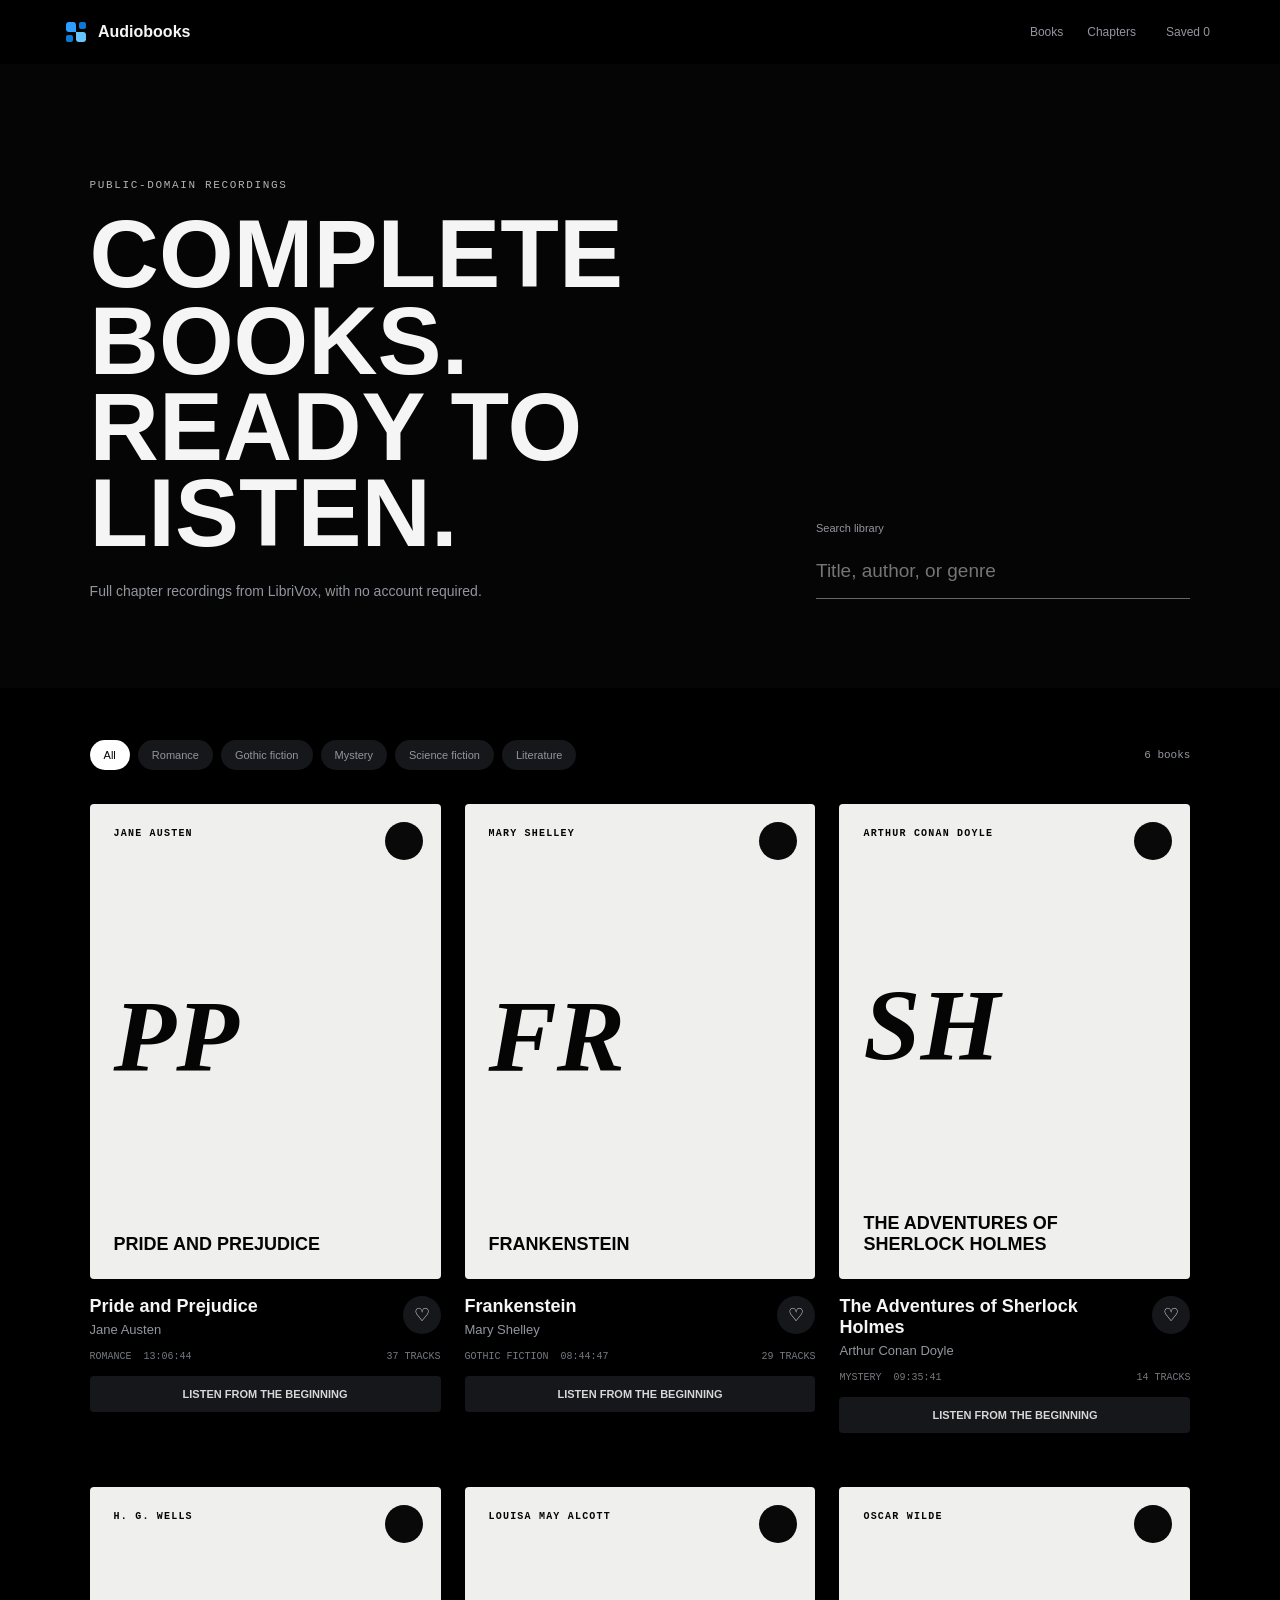
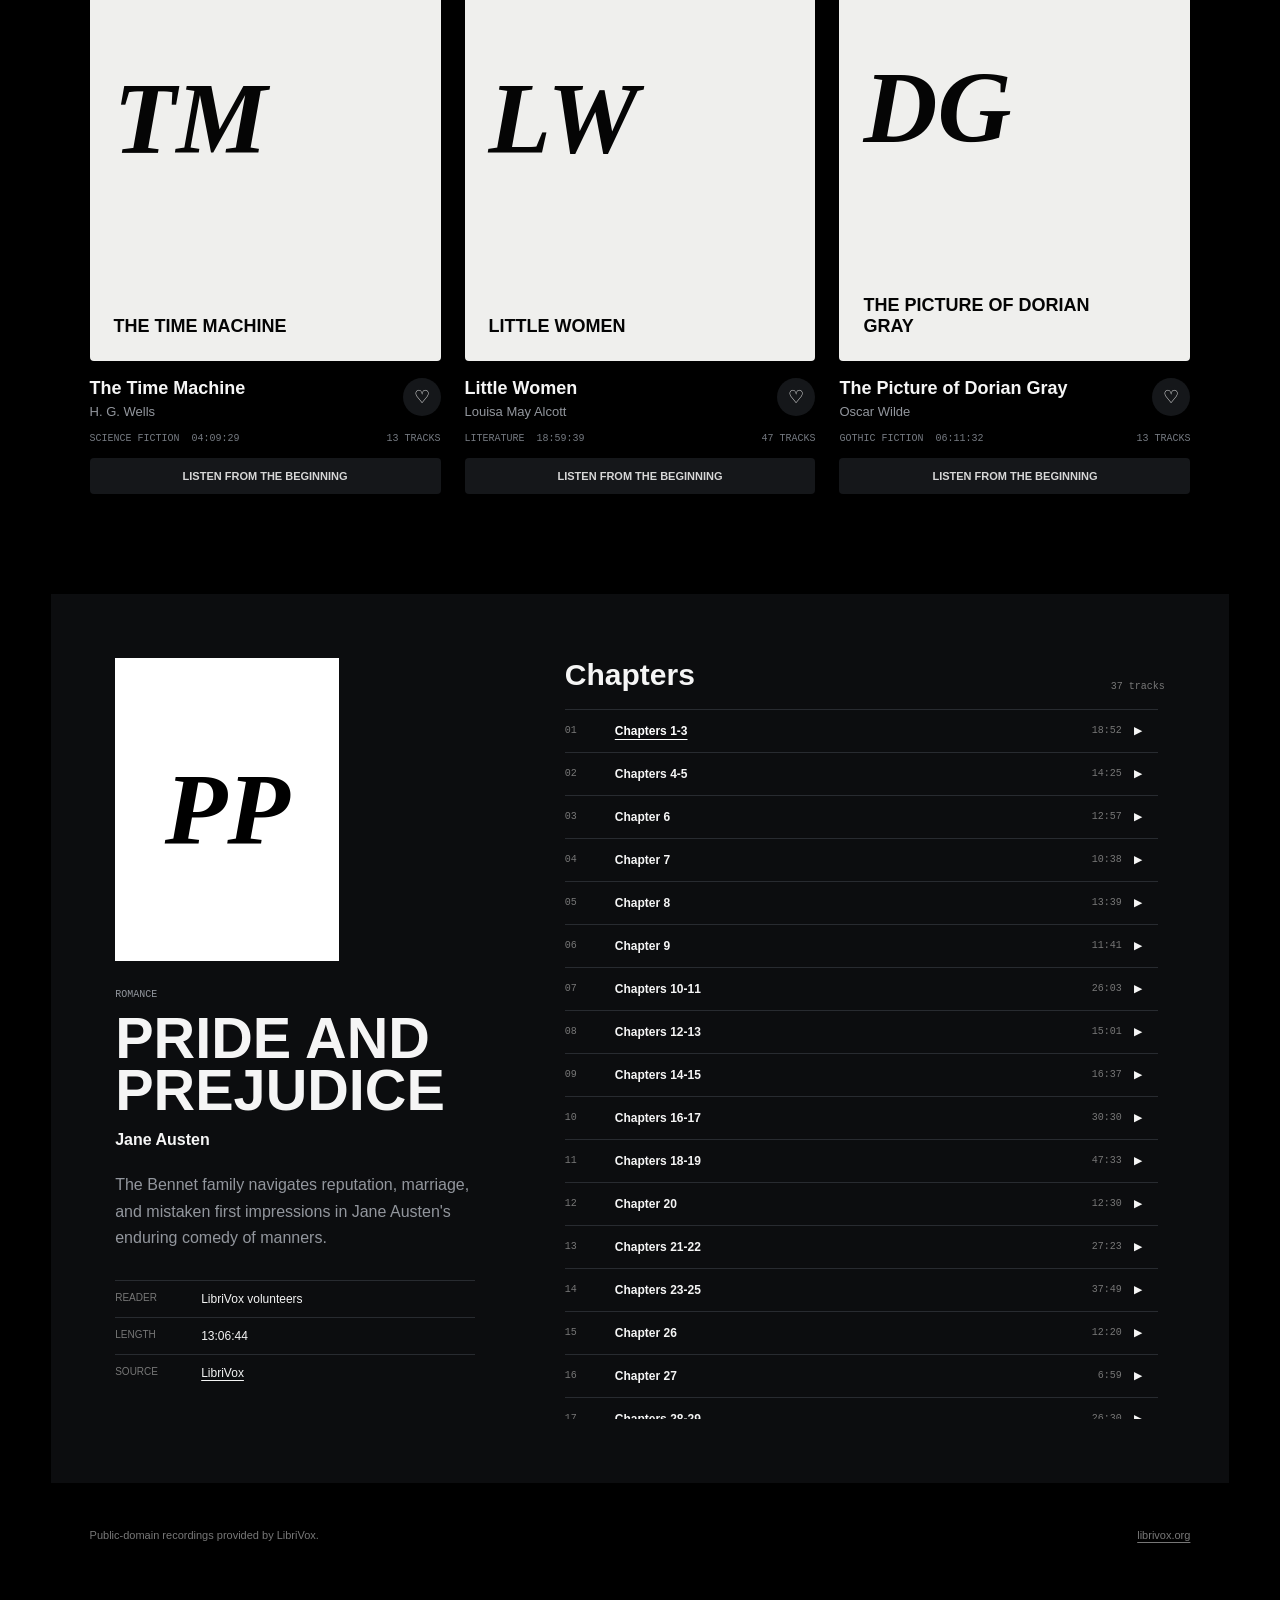
<file: audiobooks/index.html>
<!doctype html>
<html lang="en">
  <head>
    <script src="../neo-ad-shield.js?v=20260912-sitewide-v2"></script>
    <meta charset="utf-8" />
    <meta name="viewport" content="width=device-width, initial-scale=1" />
    <meta name="color-scheme" content="dark" />
    <title>Audiobooks</title>
    <link rel="icon" href="../assets/audiobooks.svg" type="image/svg+xml" />
    <link rel="stylesheet" href="./styles.css?v=20260827-v1" />
  </head>
  <body>
    <main id="top">
      <header class="topbar">
        <a class="brand" href="#top"><img src="../assets/audiobooks.svg" width="24" height="24" alt="" />Audiobooks</a>
        <nav aria-label="Audiobook sections">
          <a href="#books">Books</a>
          <a href="#chapters">Chapters</a>
          <button type="button" data-saved-filter aria-pressed="false">Saved <span data-saved-count>0</span></button>
        </nav>
      </header>

      <section class="intro">
        <div>
          <p>PUBLIC-DOMAIN RECORDINGS</p>
          <h1>Complete books.<br />Ready to listen.</h1>
          <span>Full chapter recordings from LibriVox, with no account required.</span>
        </div>
        <label class="search-field">
          <span>Search library</span>
          <input type="search" data-search autocomplete="off" placeholder="Title, author, or genre" />
        </label>
      </section>

      <section class="books" id="books">
        <div class="controls">
          <div data-genres aria-label="Filter by genre"></div>
          <span data-book-count>Loading complete chapter lists</span>
        </div>
        <div class="notice" data-notice role="status">Loading complete chapter lists...</div>
        <div class="book-grid" data-book-grid></div>
      </section>

      <section class="details" id="chapters" hidden>
        <div class="summary" data-summary></div>
        <div class="chapter-panel">
          <div class="chapter-heading"><h2>Chapters</h2><span data-chapter-count>0 tracks</span></div>
          <div class="chapter-list" data-chapter-list></div>
        </div>
      </section>

      <footer>
        <span>Public-domain recordings provided by LibriVox.</span>
        <a href="https://librivox.org" target="_blank" rel="noreferrer">librivox.org</a>
      </footer>
    </main>

    <aside class="player" data-player hidden>
      <div class="now">
        <span class="now-art" data-now-art>AB</span>
        <div><strong data-now-book>Choose a book</strong><small data-now-track>Choose a chapter</small></div>
      </div>
      <div class="transport">
        <div class="transport-buttons">
          <button type="button" data-previous aria-label="Previous chapter">|&lt;</button>
          <button class="play" type="button" data-play aria-label="Play">&#9654;</button>
          <button type="button" data-next aria-label="Next chapter">&gt;|</button>
        </div>
        <label class="timeline">
          <span data-elapsed>0:00</span>
          <input type="range" data-seek min="0" max="1" value="0" step="0.1" aria-label="Chapter progress" />
          <span data-duration>0:00</span>
        </label>
      </div>
      <div class="options">
        <label>Speed
          <select data-speed aria-label="Playback speed">
            <option value="0.75">0.75x</option><option value="1" selected>1x</option><option value="1.25">1.25x</option><option value="1.5">1.5x</option><option value="2">2x</option>
          </select>
        </label>
        <label>Volume <input type="range" data-volume min="0" max="1" value="1" step="0.05" aria-label="Volume" /></label>
        <button type="button" data-autoplay aria-pressed="true">Autoplay</button>
      </div>
    </aside>
    <audio data-audio preload="metadata"></audio>
    <script src="./app.js?v=20260827-v1"></script>
  </body>
</html>
</file>
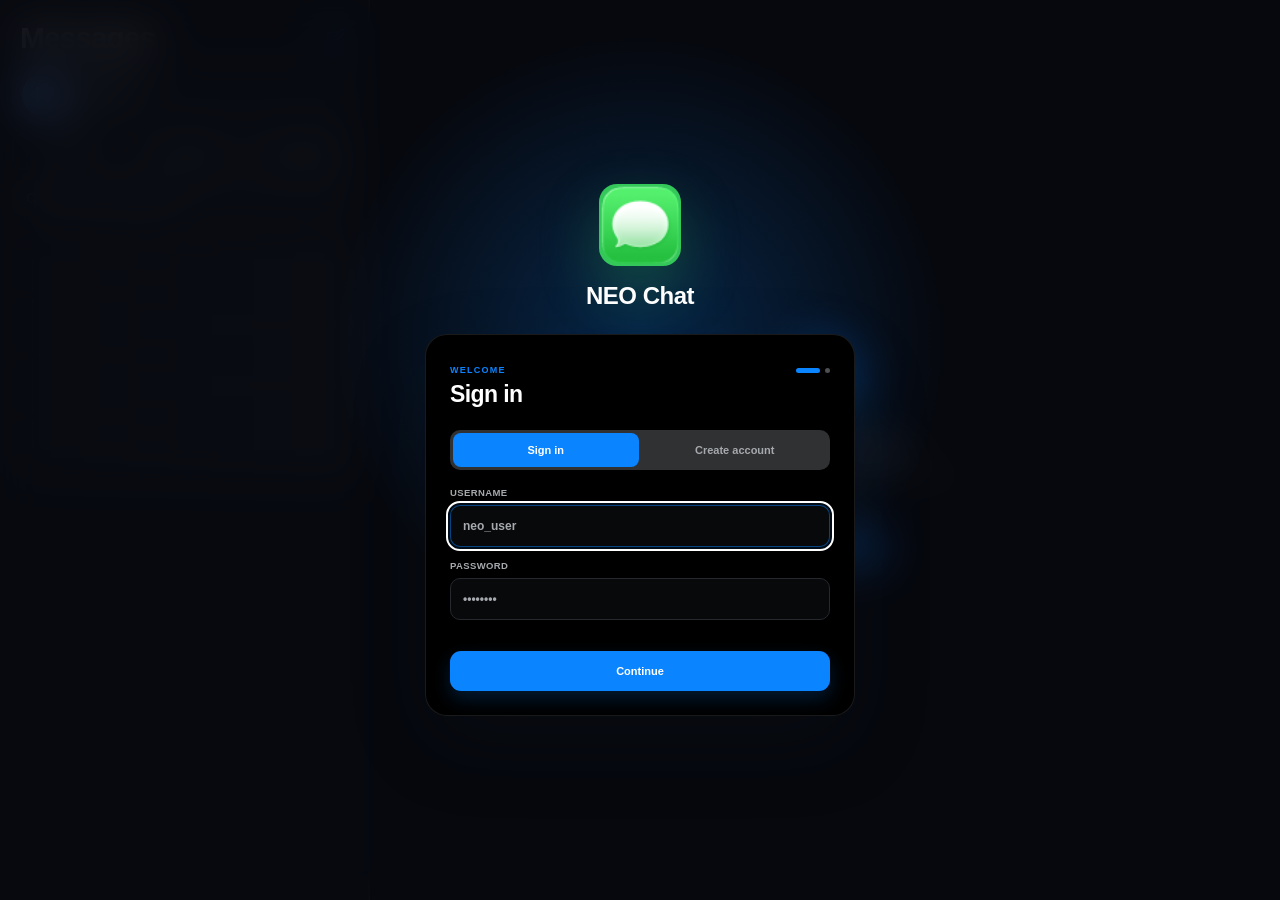
<file: neo-chat/index.html>
<!doctype html>
<html lang="en" data-neo-app="chat">
<head>
  <meta charset="utf-8">
  <meta name="viewport" content="width=device-width, initial-scale=1, viewport-fit=cover">
  <meta name="color-scheme" content="light dark">
  <title>NEO Chat</title>
  <link rel="icon" href="../assets/imessage-logo.png?v=20260908-imessage-logo-v2">
  <link rel="apple-touch-icon" href="../assets/imessage-logo.png?v=20260908-imessage-logo-v2">
  <link rel="stylesheet" href="../neo-theme-system.css?v=20260919-neo-sync-v1">
  <link rel="stylesheet" href="./styles.css?v=20260921-no-call-buttons-v1&amp;gifs=multi-provider-v1&amp;gif-reliability=relay-v2&amp;pinned-badge=corner-v1">
  <script src="../neo-ad-shield.js?v=20260919-neo-sync-v1"></script>
</head>
<body>
  <svg class="svg-defs" aria-hidden="true">
    <symbol id="i-search" viewBox="0 0 24 24"><circle cx="11" cy="11" r="7"></circle><path d="m20 20-4-4"></path></symbol>
    <symbol id="i-plus" viewBox="0 0 24 24"><path d="M12 5v14M5 12h14"></path></symbol>
    <symbol id="i-users" viewBox="0 0 24 24"><path d="M16 20v-1.6a3.4 3.4 0 0 0-3.4-3.4H6.4A3.4 3.4 0 0 0 3 18.4V20"></path><circle cx="9.5" cy="7.5" r="3.5"></circle><path d="M17 11a3 3 0 1 0-2.1-5.1M17 15a4 4 0 0 1 4 4v1"></path></symbol>
    <symbol id="i-chat" viewBox="0 0 24 24"><path d="M21 14a4 4 0 0 1-4 4H8l-5 3V7a4 4 0 0 1 4-4h10a4 4 0 0 1 4 4z"></path></symbol>
    <symbol id="i-bell" viewBox="0 0 24 24"><path d="M18 8a6 6 0 0 0-12 0c0 7-3 7-3 9h18c0-2-3-2-3-9M10 21h4"></path></symbol>
    <symbol id="i-bell-off" viewBox="0 0 24 24"><path d="M13.7 21h-3.4M18 8a6 6 0 0 0-9.7-4.7M6.3 6.3A6 6 0 0 0 6 8c0 7-3 7-3 9h14M3 3l18 18"></path></symbol>
    <symbol id="i-send" viewBox="0 0 24 24"><path d="m5 12 7-7 7 7M12 5v14"></path></symbol>
    <symbol id="i-paperclip" viewBox="0 0 24 24"><path d="m21.4 11.6-8.9 8.9a6 6 0 0 1-8.5-8.5l9.6-9.6a4 4 0 0 1 5.7 5.7L9.7 17.7a2 2 0 0 1-2.8-2.8l8.9-8.9"></path></symbol>
    <symbol id="i-smile" viewBox="0 0 24 24"><circle cx="12" cy="12" r="9"></circle><path d="M8 14s1.5 2 4 2 4-2 4-2M9 9h.01M15 9h.01"></path></symbol>
    <symbol id="i-info" viewBox="0 0 24 24"><circle cx="12" cy="12" r="9"></circle><path d="M12 11v6M12 7h.01"></path></symbol>
    <symbol id="i-chevron" viewBox="0 0 24 24"><path d="m15 18-6-6 6-6"></path></symbol>
    <symbol id="i-more" viewBox="0 0 24 24"><circle cx="5" cy="12" r="1"></circle><circle cx="12" cy="12" r="1"></circle><circle cx="19" cy="12" r="1"></circle></symbol>
    <symbol id="i-close" viewBox="0 0 24 24"><path d="m6 6 12 12M18 6 6 18"></path></symbol>
    <symbol id="i-check" viewBox="0 0 24 24"><path d="m5 12 4 4L19 6"></path></symbol>
    <symbol id="i-globe" viewBox="0 0 24 24"><circle cx="12" cy="12" r="9"></circle><path d="M3 12h18M12 3a15 15 0 0 1 0 18M12 3a15 15 0 0 0 0 18"></path></symbol>
    <symbol id="i-compose" viewBox="0 0 24 24"><path d="M13.5 5H6a3 3 0 0 0-3 3v10a3 3 0 0 0 3 3h10a3 3 0 0 0 3-3v-7.5"></path><path d="m10 14 1.2-4.1L18.6 2.5a2.1 2.1 0 1 1 3 3l-7.5 7.4L10 14Z"></path></symbol>
  </svg>

  <main class="app" id="app" aria-busy="true">
    <aside class="sidebar" aria-label="NEO Chat navigation">
      <header class="sidebar-title">
        <h1>Messages</h1>
        <span class="sidebar-title-actions"><span class="connection-label" id="connectionLabel" role="status" aria-live="polite">Connecting</span><button class="icon-button compose-button" id="composeButton" type="button" aria-label="New message"><svg><use href="#i-compose"></use></svg></button></span>
      </header>

      <header class="account-bar">
        <button class="avatar-button" id="profileButton" type="button" aria-label="Edit profile">
          <span class="avatar avatar-me" id="myAvatar">N</span><span class="presence online" id="myPresence"></span>
        </button>
        <span class="account-copy"><strong id="myDisplayName">NEO user</strong><small id="myUsername">Offline</small></span>
      </header>

      <nav class="view-tabs" aria-label="Message sections">
        <button class="active" type="button" data-view="chats"><svg><use href="#i-chat"></use></svg><span>Chats</span></button>
        <button type="button" data-view="friends"><svg><use href="#i-users"></use></svg><span>Friends</span></button>
        <button type="button" data-view="requests"><svg><use href="#i-bell"></use></svg><span>Requests</span><b class="tab-badge" id="requestBadge" hidden>0</b></button>
      </nav>

      <label class="search-box">
        <svg><use href="#i-search"></use></svg>
        <input id="searchInput" type="search" autocomplete="off" placeholder="Search conversations">
      </label>

      <div class="sidebar-content" id="sidebarContent" aria-live="polite">
        <div class="skeleton-list" aria-hidden="true"><span></span><span></span><span></span><span></span></div>
      </div>
    </aside>

    <section class="conversation" id="conversation">
      <div class="empty-state" id="emptyState">
        <span class="empty-orb"><svg><use href="#i-chat"></use></svg></span>
        <h2>Your messages</h2>
        <p>Choose Global Chat or start a conversation with a friend.</p>
        <button class="primary-button" id="emptyStartButton" type="button">Start a message</button>
      </div>

      <div class="chat-view" id="chatView" hidden>
        <header class="chat-header">
          <button class="icon-button back-button" id="backButton" type="button" aria-label="Back"><svg><use href="#i-chevron"></use></svg></button>
          <button class="header-person" id="headerPerson" type="button">
            <span class="avatar is-global" id="chatAvatar"><svg aria-hidden="true"><use href="#i-globe"></use></svg></span>
            <span><strong id="chatTitle">Global Chat</strong><small id="chatSubtitle">Everyone in the community</small></span>
          </button>
          <div class="header-actions">
            <button class="icon-button" id="infoButton" type="button" aria-label="Conversation information"><svg><use href="#i-info"></use></svg></button>
          </div>
        </header>

        <div class="message-scroll" id="messageScroll" role="log" aria-live="polite" aria-label="Messages">
          <div class="thread-loading"><span></span><p>Loading messages…</p></div>
        </div>
        <div class="typing-line" id="typingLine" aria-live="polite"></div>

        <div class="reply-strip" id="replyStrip" hidden>
          <span><small>Replying to</small><strong id="replyLabel"></strong></span>
          <button class="icon-button" id="cancelReplyButton" type="button" aria-label="Cancel reply"><svg><use href="#i-close"></use></svg></button>
        </div>
        <div class="attachment-strip" id="attachmentStrip" hidden>
          <span id="attachmentPreview"></span>
          <span><strong id="attachmentName"></strong><small id="attachmentSize"></small></span>
          <button class="icon-button" id="cancelAttachmentButton" type="button" aria-label="Remove attachment"><svg><use href="#i-close"></use></svg></button>
        </div>

        <form class="composer" id="composer">
          <input id="fileInput" type="file" accept="image/*,.pdf,.txt,.zip" hidden>
          <button class="composer-tool" id="attachButton" type="button" aria-label="Add an attachment" aria-haspopup="menu" aria-controls="attachmentMenu" aria-expanded="false"><svg><use href="#i-plus"></use></svg></button>
          <div class="composer-field">
            <textarea id="messageInput" rows="1" maxlength="4000" placeholder="Message" aria-label="Message"></textarea>
            <button class="composer-tool emoji-button" id="emojiButton" type="button" aria-label="Choose emoji"><svg><use href="#i-smile"></use></svg></button>
          </div>
          <button class="send-button" id="sendButton" type="submit" aria-label="Send message" disabled><svg><use href="#i-send"></use></svg></button>
        </form>
        <div class="attachment-menu" id="attachmentMenu" role="menu" aria-label="Add to message" hidden>
          <button id="attachFileButton" type="button" role="menuitem">
            <span class="attachment-menu-icon"><svg><use href="#i-paperclip"></use></svg></span>
            <span><strong>Photos &amp; Files</strong><small>Choose something from this device</small></span>
          </button>
          <button id="attachGifButton" type="button" role="menuitem">
            <span class="attachment-menu-icon gif-mark">GIF</span>
            <span><strong>Search GIFs</strong><small>Search providers or paste any GIF link</small></span>
          </button>
        </div>
        <section class="gif-picker" id="gifPicker" aria-label="GIF picker" hidden>
          <header class="gif-picker-header">
            <span><strong>GIFs</strong><small>Find the perfect reaction</small></span>
            <button class="icon-button" id="gifCloseButton" type="button" aria-label="Close GIF picker"><svg><use href="#i-close"></use></svg></button>
          </header>
          <form class="gif-search" id="gifSearchForm" role="search">
            <svg><use href="#i-search"></use></svg>
            <input id="gifSearchInput" type="search" autocomplete="off" placeholder="Search GIFs" aria-label="Search GIFs">
          </form>
          <div class="gif-provider-tabs" id="gifProviderTabs" aria-label="GIF sources">
            <button class="active" type="button" data-gif-provider="all" aria-pressed="true">All sources</button>
            <button type="button" data-gif-provider="gifsnap" aria-pressed="false">GIF search</button>
            <button type="button" data-gif-provider="commons" aria-pressed="false">Commons</button>
          </div>
          <div class="gif-results" id="gifResults" aria-live="polite"></div>
          <form class="gif-url-form" id="gifUrlForm">
            <input id="gifUrlInput" type="url" inputmode="url" autocomplete="off" placeholder="Paste a GIF link from any provider" aria-label="GIF URL">
            <button type="submit">Add</button>
          </form>
          <small class="gif-picker-note">Searches multiple GIF sources. Direct links work with any HTTPS provider that allows media downloads.</small>
        </section>
        <div class="emoji-popover" id="emojiPopover" hidden aria-label="Emoji picker"></div>
      </div>
    </section>

    <aside class="details-panel" id="detailsPanel" hidden>
      <button class="icon-button details-close" id="detailsClose" type="button" aria-label="Close details"><svg><use href="#i-close"></use></svg></button>
      <span class="avatar details-avatar is-global" id="detailsAvatar"><svg aria-hidden="true"><use href="#i-globe"></use></svg></span>
      <h2 id="detailsName">Global Chat</h2>
      <p id="detailsStatus">Public room</p>
      <div class="details-actions" id="detailsActions"></div>
    </aside>
  </main>

  <section class="overlay auth-overlay" id="authOverlay" aria-labelledby="authTitle">
    <div class="auth-brand"><span class="brand-mark"><img src="../assets/messages.png" alt=""></span><strong>NEO Chat</strong></div>
    <form class="modal auth-card" id="authForm">
      <div class="modal-heading"><div><span class="eyebrow">WELCOME</span><h2 id="authTitle">Sign in</h2></div><div class="step-dots"><i class="active"></i><i></i></div></div>
      <div class="auth-tabs"><button class="active" type="button" data-auth-mode="login">Sign in</button><button type="button" data-auth-mode="register">Create account</button></div>
      <label>Username<input id="authUsername" required minlength="2" maxlength="24" pattern="[A-Za-z0-9_.-]+" autocomplete="username" placeholder="neo_user"></label>
      <label>Password<input id="authPassword" required minlength="8" maxlength="72" type="password" autocomplete="current-password" placeholder="••••••••"></label>
      <p class="form-feedback" id="authFeedback" role="status"></p>
      <button class="primary-button full" id="authSubmit" type="submit">Continue</button>
    </form>
  </section>

  <section class="overlay" id="profileOverlay" hidden aria-labelledby="profileTitle">
    <form class="modal profile-card" id="profileForm">
      <div class="modal-heading"><div><span class="eyebrow">MAKE IT YOURS</span><h2 id="profileTitle">Set up profile</h2></div><div class="step-dots"><i class="active"></i><i></i><i></i></div></div>
      <p class="modal-intro">Choose an Apple-style Memoji portrait or use your own picture.</p>
      <div class="memoji-studio" id="memojiPersonalizer">
        <div class="memoji-stage"><span class="memoji-preview" id="memojiPreview" aria-label="Avatar preview"></span></div>
        <div class="memoji-library-heading"><strong>Complete Memoji collection</strong></div>
        <div class="memoji-option-grid" id="memojiOptionGrid" role="radiogroup" aria-label="Apple-style avatar choices"></div>
      </div>
      <label class="upload-card" for="profileFile"><span class="upload-icon"><svg><use href="#i-plus"></use></svg></span><span><strong>Custom picture</strong><small>Upload and crop a photo</small></span></label>
      <input id="profileFile" type="file" accept="image/png,image/jpeg,image/webp,image/gif" hidden>
      <label class="profile-name-label">Display name<input id="profileDisplayName" maxlength="32" required placeholder="Your name"></label>
      <p class="form-feedback" id="profileFeedback" role="status"></p>
      <div class="modal-actions"><button class="danger-link" id="logoutButton" type="button">Sign out</button><span class="modal-action-spacer"></span><button class="ghost-button" id="profileCancel" type="button">Not now</button><button class="primary-button" type="submit">Save profile</button></div>
    </form>
  </section>

  <section class="overlay" id="newChatOverlay" hidden aria-labelledby="newChatTitle">
    <div class="modal new-chat-card">
      <header class="sheet-heading"><div><span class="eyebrow">NEW MESSAGE</span><h2 id="newChatTitle">Choose someone</h2></div><button class="icon-button" type="button" data-close-overlay="newChatOverlay"><svg><use href="#i-close"></use></svg></button></header>
      <label class="search-box large"><svg><use href="#i-search"></use></svg><input id="peopleSearch" type="search" autocomplete="off" placeholder="Search members"></label>
      <div class="people-list" id="peopleList"></div>
    </div>
  </section>

  <div class="toast-region" id="toastRegion" aria-live="polite"></div>
  <script src="../neo-local-config.js?v=20260920-shared-message-actions-v1"></script>
  <script src="../neo-chat-transport.js?v=20260920-shared-message-actions-v1"></script>
  <script src="../neo-app-theme.js?v=20260919-neo-sync-v1"></script>
  <script src="./neo-os-bridge.js?v=20260920-shared-message-actions-v1"></script>
  <script src="./app.js?v=20260921-no-call-buttons-v1&amp;gifs=unlimited-v1&amp;actions=shared-message-v1&amp;gif-reliability=relay-v2" defer></script>
</body>
</html>
</file>
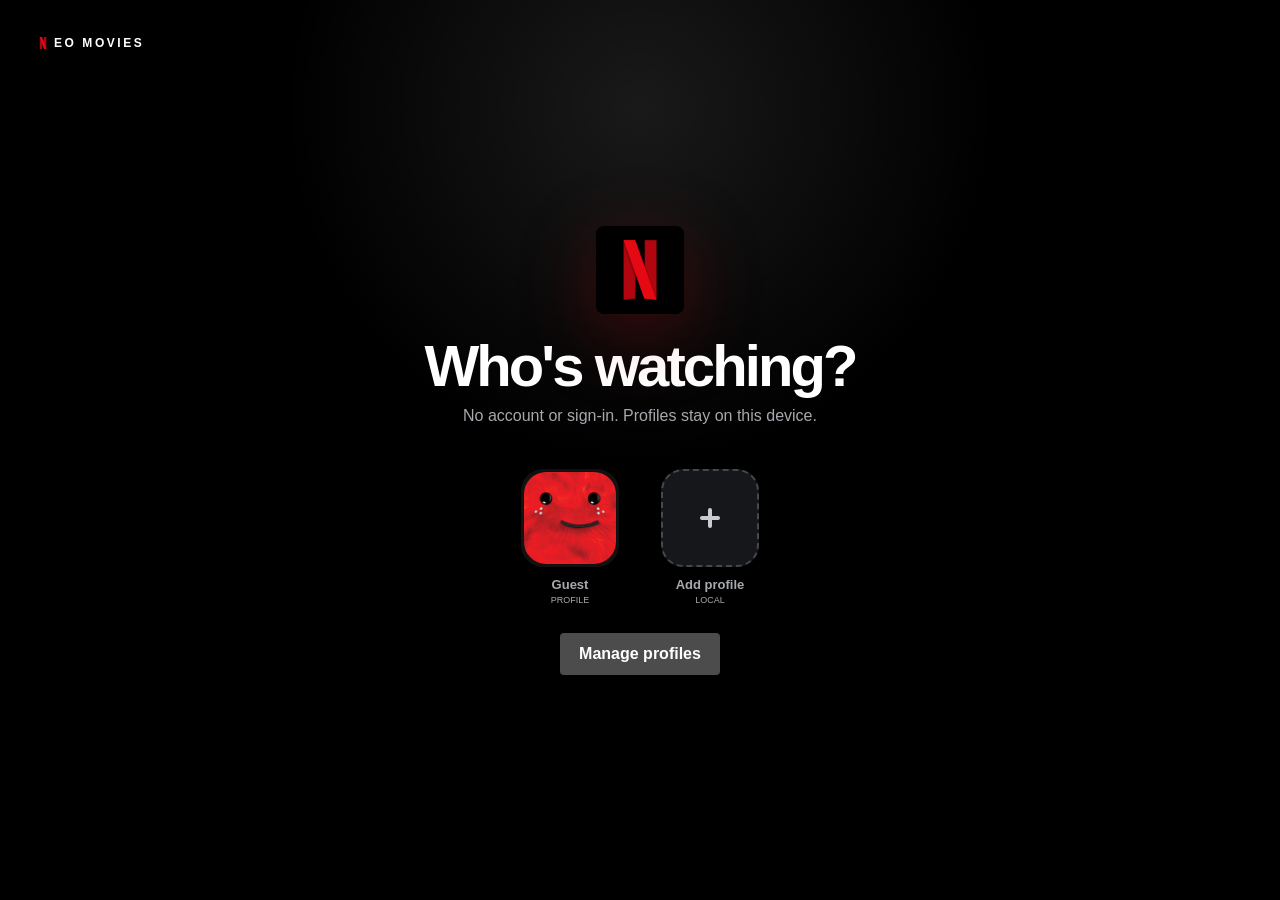
<file: neo-tv/index.html>
<!doctype html>
<html lang="en">
<head>
  <script src="../neo-ad-shield.js?v=20260912-sitewide-v2"></script>
  <meta charset="utf-8">
  <meta name="viewport" content="width=device-width,initial-scale=1,viewport-fit=cover,interactive-widget=resizes-content">
  <meta name="theme-color" content="#000000">
  <meta name="description" content="NEO Movies — a fast, profile-based cinema built into NEO OS.">
  <title>NEO Movies</title>
  <script src="../neo-app-theme.js?v=20260907-theme-system-v2"></script>
  <link rel="stylesheet" href="../neo-theme-system.css?v=20260907-theme-system-v2">
  <link rel="stylesheet" href="../neo-fonts.css?v=20260912-native-fast-v1">
  <link rel="stylesheet" href="./app.css?v=20260919-scholarnook-v1">
  <script src="../neo-link-proxy.js?v=20260912-sitewide-v2"></script>
  <script src="../neo-proxy-client.js?v=20260919-nested-bridge-v1"></script>
  <script defer src="./catalog.js?v=20260912-open-movies-v2"></script>
  <script defer src="./offline-catalog.js?v=20260912-library-v1"></script>
  <script defer src="./offline-series.js?v=20260912-series-v1"></script>
  <script defer src="./app.js?v=20260919-scholarnook-v1"></script>
</head>
<body>
  <div class="app-shell" data-app-shell hidden>
    <aside class="side-nav" aria-label="NEO Movies navigation">
      <nav>
        <button class="nav-button is-active" type="button" data-view="home" title="Home" aria-label="Home">
          <svg viewBox="0 0 24 24" aria-hidden="true"><path d="m3 10 9-7 9 7v10a1 1 0 0 1-1 1h-5v-7H9v7H4a1 1 0 0 1-1-1Z"/></svg><span>Home</span>
        </button>
        <button class="nav-button" type="button" data-view="movies" title="Movies" aria-label="Movies">
          <svg viewBox="0 0 24 24" aria-hidden="true"><path d="M4 6h16v13H4zM7 3v6m5-6v6m5-6v6"/></svg><span>Movies</span>
        </button>
        <button class="nav-button" type="button" data-view="series" title="Series" aria-label="Series">
          <svg viewBox="0 0 24 24" aria-hidden="true"><rect x="3" y="5" width="18" height="14" rx="2"/><path d="m9 9 6 3-6 3Z"/></svg><span>Series</span>
        </button>
        <button class="nav-button" type="button" data-view="list" title="My List" aria-label="My List">
          <svg viewBox="0 0 24 24" aria-hidden="true"><path d="M6 4h12v17l-6-4-6 4Z"/></svg><span>My List</span>
        </button>
        <button class="nav-button" type="button" data-video-upload title="Add your video" aria-label="Add your video">
          <svg viewBox="0 0 24 24" aria-hidden="true"><path d="M12 16V4m0 0L7 9m5-5 5 5M5 13v6h14v-6"/></svg><span>Uploads</span>
        </button>
      </nav>
      <button class="nav-button nav-bottom" type="button" data-open-settings title="Settings" aria-label="Settings">
        <svg viewBox="0 0 24 24" aria-hidden="true"><circle cx="12" cy="12" r="3"/><path d="M19.4 15a1.7 1.7 0 0 0 .3 1.9l.1.1-2.8 2.8-.1-.1a1.7 1.7 0 0 0-1.9-.3 1.7 1.7 0 0 0-1 1.5V21h-4v-.1a1.7 1.7 0 0 0-1-1.5 1.7 1.7 0 0 0-1.9.3l-.1.1L4.2 17l.1-.1a1.7 1.7 0 0 0 .3-1.9A1.7 1.7 0 0 0 3 14H3v-4h.1a1.7 1.7 0 0 0 1.5-1 1.7 1.7 0 0 0-.3-1.9L4.2 7 7 4.2l.1.1a1.7 1.7 0 0 0 1.9.3 1.7 1.7 0 0 0 1-1.5V3h4v.1a1.7 1.7 0 0 0 1 1.5 1.7 1.7 0 0 0 1.9-.3l.1-.1L19.8 7l-.1.1a1.7 1.7 0 0 0-.3 1.9 1.7 1.7 0 0 0 1.5 1h.1v4h-.1a1.7 1.7 0 0 0-1.5 1Z"/></svg><span>Settings</span>
      </button>
    </aside>

    <main class="content" data-content>
      <header class="topbar">
        <div class="wordmark" aria-label="NEO Movies"><img src="../assets/movies-icon.webp" alt="" aria-hidden="true"><strong><span class="visually-hidden">N</span>EO</strong><span class="wordmark-kind">MOVIES</span></div>
        <div class="top-actions">
          <label class="search-box">
            <svg viewBox="0 0 24 24" aria-hidden="true"><circle cx="11" cy="11" r="7"/><path d="m20 20-4-4"/></svg>
            <input type="search" placeholder="Titles, people, genres" aria-label="Search movies and shows" data-search>
          </label>
          <button class="profile-chip" type="button" data-profile-menu aria-label="Switch profile"><span data-profile-avatar>G</span><strong data-profile-name>Guest</strong></button>
        </div>
      </header>

      <section class="hero" data-hero aria-label="Featured title">
        <div class="hero-image" data-hero-image></div><div class="hero-shade"></div>
        <div class="hero-copy">
          <span class="eyebrow">NEO SPOTLIGHT</span>
          <h1 data-hero-title></h1>
          <p class="hero-meta" data-hero-meta></p>
          <p class="hero-description" data-hero-description></p>
          <div class="hero-actions">
            <button class="primary" type="button" data-hero-play><svg viewBox="0 0 24 24"><path d="m8 5 11 7-11 7Z"/></svg><span data-hero-action>Play</span></button>
            <button class="secondary" type="button" data-hero-details><svg viewBox="0 0 24 24"><circle cx="12" cy="12" r="9"/><path d="M12 11v6m0-10h.01"/></svg>More info</button>
          </div>
        </div>
      </section>

      <section class="rails" data-rails aria-live="polite"></section>
      <section class="search-results" data-search-results hidden><h2>Search</h2><div class="search-grid" data-search-grid></div><p class="empty-state" data-search-empty hidden>No titles found.</p><button class="library-more" type="button" data-search-more hidden>Load more results</button></section>
      <footer><strong>NEO MOVIES</strong><span>Full movie and series metadata catalogue, open films, and your uploads. No account required.</span></footer>
    </main>
  </div>

  <section class="profile-gate" data-profile-gate aria-labelledby="profile-title">
    <div class="profile-brand" aria-label="NEO Movies"><img src="../assets/movies-icon.webp" alt="" aria-hidden="true"><strong><span class="visually-hidden">N</span>EO MOVIES</strong></div>
    <div class="profile-panel">
      <img class="profile-logo" src="../assets/movies-icon.webp" alt="NEO Movies">
      <h1 id="profile-title">Who's watching?</h1>
      <p>No account or sign-in. Profiles stay on this device.</p>
      <div class="profiles" data-profiles></div>
      <button class="manage-button" type="button" data-manage-profiles>Manage profiles</button>
    </div>
  </section>

  <dialog class="dialog" data-profile-dialog>
    <form method="dialog" data-profile-form>
      <button class="close" value="cancel" formnovalidate aria-label="Close">×</button>
      <span class="eyebrow">PROFILE</span><h2 data-profile-dialog-title>Add profile</h2>
      <label>Name<input name="name" maxlength="18" autocomplete="off" required placeholder="Profile name"></label>
      <fieldset class="profile-picture-fieldset"><legend>Profile picture</legend><strong class="profile-picture-collection">The Classics</strong><input type="hidden" name="avatar" value="classic-01"><input type="hidden" name="avatarData" value=""><div class="profile-picture-picker" data-profile-picture-picker role="group" aria-label="Choose a classic Netflix profile picture"></div><label class="avatar-upload">Upload your own<input type="file" accept="image/png,image/jpeg,image/webp,image/gif" data-avatar-upload></label><p class="upload-note" data-avatar-upload-note>Images are resized and stored only on this device.</p></fieldset>
      <label>Profile color<select name="color"><option value="#77d5ff">Sky</option><option value="#ff5f75">Coral</option><option value="#b796ff">Violet</option><option value="#62e6a6">Mint</option><option value="#ffc25a">Amber</option></select></label>
      <label class="check"><input type="checkbox" name="kids"> Kids profile</label>
      <div class="dialog-actions"><button value="cancel" class="secondary" formnovalidate>Cancel</button><button value="save" class="primary" data-profile-save>Save</button></div>
    </form>
  </dialog>

  <dialog class="dialog settings-dialog" data-settings-dialog>
    <form method="dialog">
      <button class="close" value="cancel" aria-label="Close">×</button>
      <span class="eyebrow">NEO MOVIES</span><h2>Playback & data</h2>
      <label class="check"><input type="checkbox" data-data-saver> Data saver (smaller images)</label>
      <label class="check"><input type="checkbox" data-autoplay-preview> Autoplay previews</label>
      <p class="dialog-note">Movie and series discovery is supplied by ScholarNook's Cirrus service. Playback stays inside NEO Movies, and your uploaded videos remain only in this session.</p>
      <div class="dialog-actions"><button value="cancel" class="primary">Done</button></div>
    </form>
  </dialog>

  <dialog class="details-dialog" data-details-dialog>
    <article data-details-card></article>
  </dialog>

  <section class="player" data-player hidden aria-label="Video player">
    <video data-video controls playsinline preload="metadata"></video>
    <iframe data-vidfast-player title="NEO Movies player" allow="autoplay; encrypted-media; fullscreen; picture-in-picture" allowfullscreen hidden></iframe>
    <div class="player-top"><strong data-player-title></strong><div class="player-actions"><label class="player-source">Source<select data-player-source><option value="vidcore">Auto</option><option value="vidlink">Backup</option><option value="vidfast">VidFast</option></select></label><button type="button" data-fullscreen-player>Full screen</button><button type="button" data-pip>Pop out</button><button type="button" data-close-player>Close</button></div></div>
    <div class="popout-controls" data-popout-controls hidden><div class="popout-drag" data-popout-drag title="Drag video" aria-label="Drag popped-out video"><span></span></div><button type="button" data-restore-popout>Restore</button></div>
    <div class="player-status" data-player-status hidden role="status" aria-live="polite">
      <p data-player-message></p>
      <div><button type="button" class="primary" data-retry-player hidden>Retry stream</button><button type="button" class="secondary" data-player-official hidden>Official film page</button></div>
    </div>
  </section>

  <input class="visually-hidden" type="file" accept="video/*" data-video-file>

  <section class="manga-reader" data-reader hidden aria-label="Manga reader">
    <header class="reader-top"><div><span class="eyebrow">NEO MANGA</span><strong data-reader-title></strong><small data-reader-meta></small></div><button type="button" data-close-reader>Close</button></header>
    <div class="reader-pages" data-reader-pages tabindex="0"></div>
  </section>

  <template id="card-template"><button class="title-card" type="button"><span class="poster"><img alt="" loading="lazy" decoding="async"><span class="card-progress"></span></span><span class="card-copy"><strong></strong><small></small></span></button></template>
</body>
</html>
</file>
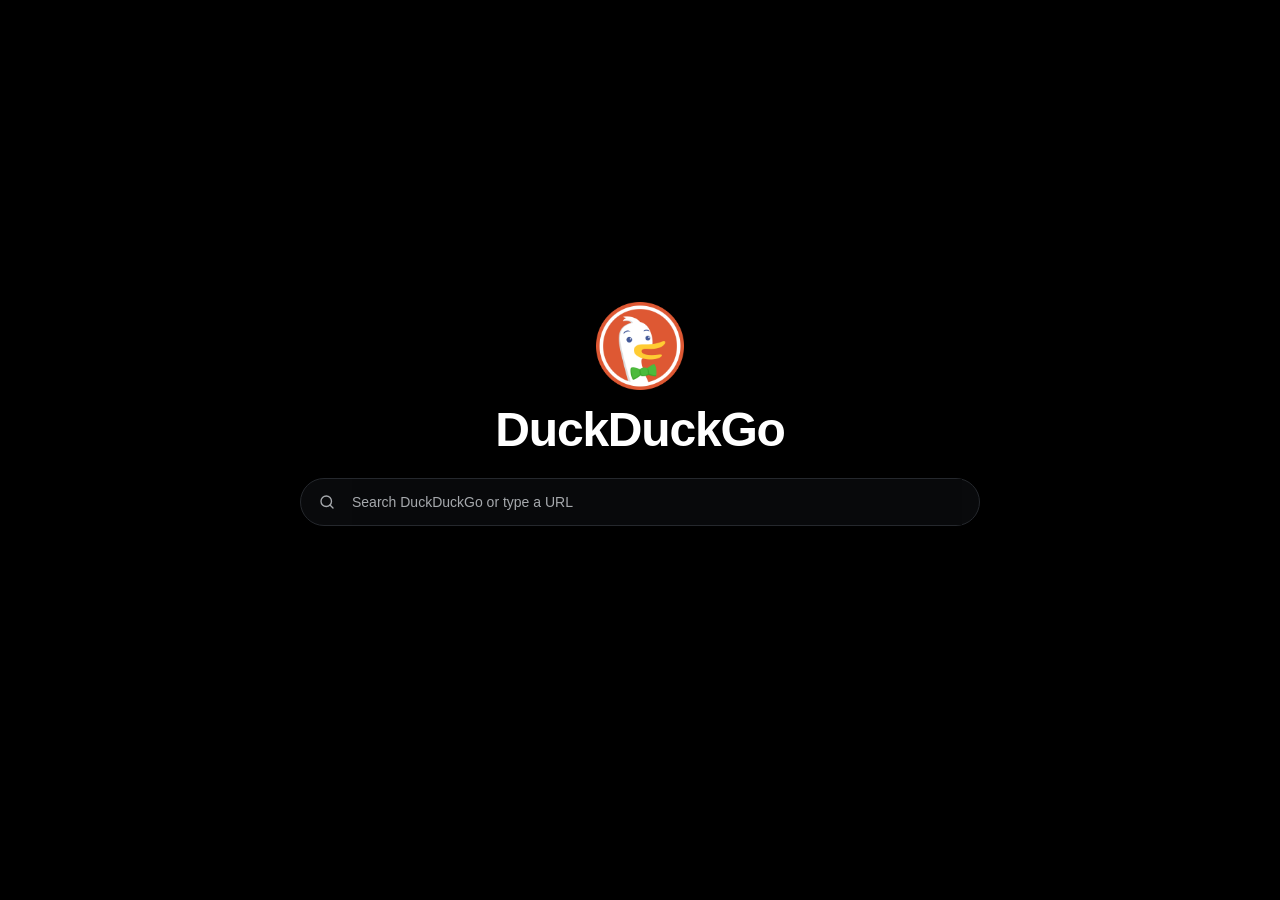
<file: browser-newtab.html>
<!doctype html>
<html lang="en">
  <head>
    <script src="./neo-ad-shield.js?v=20260912-sitewide-v2"></script>
    <meta charset="utf-8" />
    <meta name="viewport" content="width=device-width, initial-scale=1" />
    <meta name="color-scheme" content="dark" />
    <script src="./neo-app-theme.js?v=20260907-theme-system-v2&amp;styles=launcher-picture-alignment-v12"></script>
    <link rel="stylesheet" href="./browser-newtab.css?v=20260816-v1" />
    <link rel="stylesheet" href="./neo-fonts.css?v=20260912-native-fast-v1" />
    <link rel="stylesheet" href="./neo-theme-system.css?v=20260907-theme-system-v2" />
    <link rel="stylesheet" href="./neo-liquid-scrollbars.css?v=20260907-scroll-containers-v2" />
    <title>New tab</title>
  </head>
  <body>
    <main>
      <img src="./assets/duckduckgo.png" width="96" height="96" alt="" />
      <h1>DuckDuckGo</h1>
      <form data-newtab-search role="search">
        <svg viewBox="0 0 24 24" aria-hidden="true"><circle cx="11" cy="11" r="7"></circle><path d="m16 16 4 4"></path></svg>
        <label class="sr-only" for="newtab-search">Search DuckDuckGo or enter a URL</label>
        <input id="newtab-search" name="query" type="search" autocomplete="off" spellcheck="false" placeholder="Search DuckDuckGo or type a URL" />
      </form>
    </main>
    <script src="./browser-newtab-shell.js?v=neo-browse-v71"></script>
  </body>
</html>
</file>
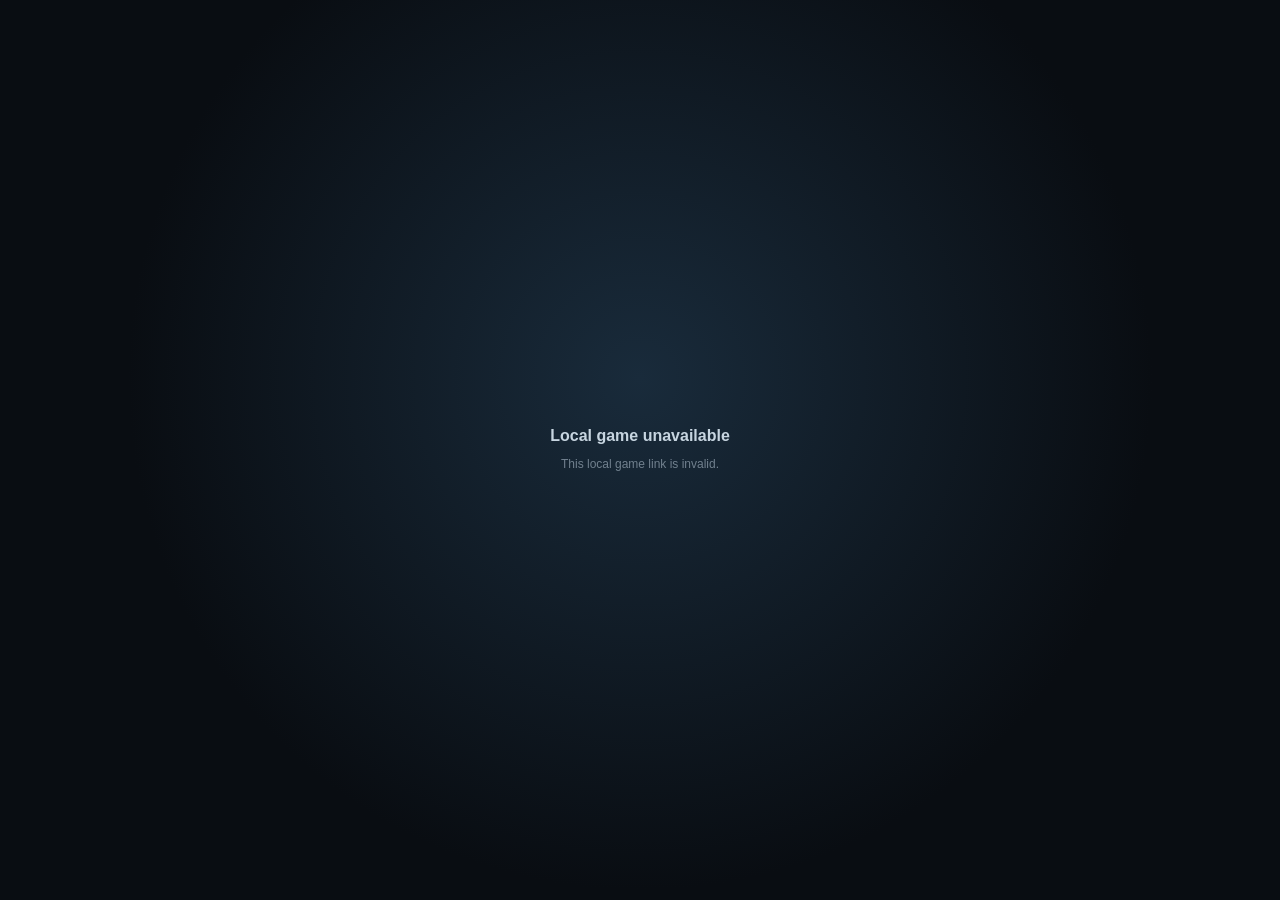
<file: neo-games/local-player.html>
<!doctype html>
<html lang="en">
<head>
  <meta charset="utf-8">
  <meta name="viewport" content="width=device-width,initial-scale=1,viewport-fit=cover">
  <title>Local game</title>
  <style>
    *{box-sizing:border-box}html,body{width:100%;height:100%;margin:0;overflow:hidden;background:#050708;color:#c7d5e0;font-family:Inter,"Segoe UI",sans-serif}
    iframe{display:block;width:100%;height:100%;border:0;background:#050708}
    .status{position:fixed;inset:0;display:grid;place-items:center;align-content:center;gap:10px;padding:24px;text-align:center;background:radial-gradient(circle at 50% 42%,#192b3b,#090d12 62%)}
    .status[hidden]{display:none}.status strong{font-size:16px}.status p{max-width:500px;margin:0;color:#71808e;font-size:12px;line-height:1.5}.ring{width:30px;height:30px;border:3px solid rgba(102,192,244,.17);border-top-color:#66c0f4;border-radius:50%;animation:spin .75s linear infinite}@keyframes spin{to{transform:rotate(360deg)}}
  </style>
</head>
<body>
  <iframe data-local-game-frame title="Local game" sandbox="allow-scripts allow-forms allow-downloads allow-pointer-lock allow-modals" allow="autoplay; fullscreen; gamepad; microphone; camera; pointer-lock; clipboard-read; clipboard-write" allowfullscreen hidden></iframe>
  <div class="status" data-local-status><span class="ring" aria-hidden="true"></span><strong>Opening local game…</strong><p>Loading the HTML game saved in this browser.</p></div>
  <script src="./local-player.js?v=20260919-local-games-v1"></script>
</body>
</html>
</file>
<file: audiobooks/styles.css>
:root{color-scheme:dark;--bg:#000;--surface:#0c0d0f;--surface-2:#15171a;--text:#f5f5f5;--muted:#92969d;--line:#282b30;--accent:#fff}*{box-sizing:border-box}html{scroll-behavior:smooth;background:var(--bg)}body{margin:0;background:var(--bg);color:var(--text);font-family:Inter,Arial,Helvetica,sans-serif}button,input,select{font:inherit}button,a{color:inherit}button{cursor:pointer}button:focus-visible,a:focus-visible,input:focus-visible,select:focus-visible{outline:2px solid #fff;outline-offset:2px}main{padding-bottom:108px}.topbar{position:sticky;top:0;z-index:20;height:64px;padding:0 clamp(20px,5vw,72px);display:flex;align-items:center;justify-content:space-between;background:rgba(0,0,0,.96);backdrop-filter:blur(14px)}.brand{display:flex;align-items:center;gap:10px;font-size:16px;font-weight:800;text-decoration:none}.brand img{display:block}.topbar nav{display:flex;align-items:center;gap:24px}.topbar nav a,.topbar nav button{border:0;background:transparent;color:var(--muted);font-size:12px;text-decoration:none}.topbar nav a:hover,.topbar nav button:hover,.topbar nav button[aria-pressed="true"]{color:#fff}.intro{padding:clamp(62px,9vw,126px) clamp(20px,7vw,108px) clamp(54px,7vw,96px);display:grid;grid-template-columns:1.25fr .75fr;gap:8vw;align-items:end;background:#050505}.intro p{margin:0 0 20px;color:#b3b3b3;font:11px ui-monospace,Consolas,monospace;letter-spacing:.15em}.intro h1{margin:0;font-size:clamp(52px,7.5vw,112px);line-height:.9;letter-spacing:0;text-transform:uppercase}.intro>div>span{display:block;margin-top:26px;color:var(--muted);font-size:14px}.search-field{display:block}.search-field span{display:block;margin-bottom:10px;color:var(--muted);font-size:11px}.search-field input{width:100%;padding:16px 0;border:0;border-bottom:1px solid #666;background:transparent;color:#fff;font-size:19px}.books{padding:52px clamp(20px,7vw,108px) 100px}.controls{margin-bottom:34px;display:flex;align-items:center;justify-content:space-between;gap:24px}.controls>div{display:flex;flex-wrap:wrap;gap:8px}.controls button{padding:9px 14px;border:0;border-radius:999px;background:var(--surface-2);color:var(--muted);font-size:11px}.controls button[aria-pressed="true"],.controls button:hover{background:#fff;color:#000}.controls>span{flex:0 0 auto;color:var(--muted);font:11px ui-monospace,Consolas,monospace}.notice{margin:0 0 28px;padding:15px 16px;background:var(--surface);color:var(--muted);font-size:12px}.notice.error{color:#fff}.book-grid{display:grid;grid-template-columns:repeat(3,minmax(0,1fr));gap:54px 24px}.book-card{min-width:0}.cover{position:relative;width:100%;aspect-ratio:.74;padding:24px;display:flex;flex-direction:column;overflow:hidden;border:0;border-radius:4px;background:#efefed;color:#050505;text-align:left}.cover small,.cover span,.cover strong{position:relative;z-index:1}.cover small{font:700 10px ui-monospace,Consolas,monospace;letter-spacing:.12em;text-transform:uppercase}.cover strong{margin:auto 0;font:italic 900 clamp(62px,8vw,116px)/.8 Georgia,serif}.cover span{max-width:82%;font-size:18px;font-weight:900;text-transform:uppercase}.cover:after{content:"";position:absolute;right:18px;top:18px;width:38px;height:38px;border-radius:50%;background:#090909}.cover:hover{background:#fff}.card-title{margin-top:17px;display:flex;justify-content:space-between;gap:16px}.card-title h2{margin:0;font-size:18px}.card-title p{margin:5px 0 0;color:var(--muted);font-size:13px}.save{width:38px;height:38px;flex:0 0 auto;border:0;border-radius:50%;background:var(--surface-2);font-size:18px}.meta{margin-top:14px;display:flex;gap:12px;color:#747980;font:10px ui-monospace,Consolas,monospace;text-transform:uppercase}.meta span:last-child{margin-left:auto}.listen{width:100%;margin-top:14px;padding:12px;border:0;border-radius:4px;background:var(--surface-2);color:#d7d7d7;font-size:11px;font-weight:800;text-transform:uppercase}.listen:hover:not(:disabled){background:#fff;color:#000}.listen:disabled{cursor:wait;opacity:.45}.empty{grid-column:1/-1;padding:72px;background:var(--surface);text-align:center}.empty button{padding:10px 16px;border:0;border-radius:4px;background:#fff;color:#000}.details{margin:0 clamp(14px,4vw,64px);padding:clamp(28px,5vw,72px);display:grid;grid-template-columns:minmax(260px,.75fr) 1.25fr;gap:clamp(42px,7vw,110px);background:var(--surface)}.small-cover{width:min(224px,100%);aspect-ratio:.74;display:grid;place-items:center;background:#fff;color:#000;font:italic 900 clamp(62px,8vw,104px) Georgia,serif}.summary .genre{margin:28px 0 12px;color:var(--muted);font:10px ui-monospace,Consolas,monospace;text-transform:uppercase}.summary h2{margin:0;font-size:clamp(38px,4.5vw,66px);line-height:.92;text-transform:uppercase}.summary h3{margin:14px 0 0;font-size:16px}.summary .description{margin:23px 0;color:var(--muted);line-height:1.65}.summary dl{margin:28px 0 0}.summary dl div{padding:11px 0;display:grid;grid-template-columns:86px 1fr;border-top:1px solid var(--line)}.summary dt{color:#777;font-size:10px;text-transform:uppercase}.summary dd{margin:0;font-size:12px}.summary a{text-underline-offset:3px}.chapter-panel{min-width:0}.chapter-heading{position:sticky;top:64px;z-index:2;padding:0 0 17px;display:flex;justify-content:space-between;align-items:end;background:var(--surface)}.chapter-heading h2{margin:0;font-size:30px}.chapter-heading span{color:#777;font:10px ui-monospace,Consolas,monospace}.chapter-list{max-height:710px;overflow:auto;padding-right:7px}.chapter-row{width:100%;padding:14px 0;display:grid;grid-template-columns:38px 1fr auto 24px;gap:12px;align-items:center;border:0;border-top:1px solid var(--line);background:transparent;text-align:left}.chapter-row span,.chapter-row small{color:#777;font:10px ui-monospace,Consolas,monospace}.chapter-row strong{font-size:12px}.chapter-row b{font-size:10px}.chapter-row:hover strong,.chapter-row.current strong{color:#fff;text-decoration:underline;text-underline-offset:4px}footer{padding:46px clamp(20px,7vw,108px);display:flex;justify-content:space-between;gap:20px;color:#777;font-size:11px}footer a{text-underline-offset:3px}.player{position:fixed;z-index:50;left:0;right:0;bottom:0;min-height:96px;padding:12px clamp(15px,3vw,42px);display:grid;grid-template-columns:minmax(220px,1fr) 1.45fr minmax(230px,1fr);gap:28px;align-items:center;background:rgba(4,4,4,.98);backdrop-filter:blur(20px)}.now{min-width:0;display:flex;align-items:center;gap:12px}.now-art{width:48px;height:62px;flex:0 0 auto;display:grid;place-items:center;background:#fff;color:#000;font:italic 900 18px Georgia,serif}.now>div{min-width:0}.now strong,.now small{display:block;overflow:hidden;text-overflow:ellipsis;white-space:nowrap}.now strong{font-size:12px}.now small{margin-top:5px;color:#777;font-size:10px}.transport-buttons{display:flex;align-items:center;justify-content:center;gap:16px}.transport button{border:0;background:transparent;color:#aaa;font-size:12px}.transport button:disabled{opacity:.28}.transport .play{width:40px;height:40px;border-radius:50%;background:#fff;color:#000}.timeline{margin-top:6px;display:grid;grid-template-columns:42px 1fr 42px;gap:8px;align-items:center;color:#777;font:9px ui-monospace,Consolas,monospace}.timeline span:last-child{text-align:right}input[type="range"]{height:3px;accent-color:#fff}.options{display:flex;align-items:center;justify-content:flex-end;gap:14px}.options label{display:flex;align-items:center;gap:7px;color:#777;font-size:9px;text-transform:uppercase}.options select{padding:6px;border:0;border-radius:4px;background:var(--surface-2);color:#fff}.options label input{width:74px}.options button{padding:7px;border:0;border-radius:4px;background:var(--surface-2);color:#777;font-size:9px;text-transform:uppercase}.options button[aria-pressed="true"]{color:#fff}.player[hidden],.details[hidden],.notice[hidden]{display:none!important}@media(max-width:950px){.intro{grid-template-columns:1fr}.book-grid{grid-template-columns:repeat(2,1fr)}.player{grid-template-columns:1fr 1.4fr}.options{display:none}}@media(max-width:650px){main{padding-bottom:120px}.topbar{padding:0 16px}.topbar nav{gap:12px}.topbar nav a{display:none}.intro{padding-left:20px;padding-right:20px}.intro h1{font-size:50px}.books{padding-left:20px;padding-right:20px}.controls{display:block}.controls>span{display:block;margin-top:16px}.book-grid{grid-template-columns:1fr}.details{grid-template-columns:1fr;padding:24px}.small-cover{width:180px}.player{grid-template-columns:1fr auto;gap:8px;padding:9px 12px 18px}.now-art{width:38px;height:49px}.now strong{max-width:150px}.transport{display:flex;flex-direction:column}.timeline{position:absolute;left:12px;right:12px;bottom:4px}.transport-buttons{gap:9px}.transport .play{width:37px;height:37px}footer{display:block}footer a{display:block;margin-top:12px}}@media(prefers-reduced-motion:reduce){html{scroll-behavior:auto}}
</file>
<file: neo-theme-system.css>
/*
 * NEO shared theme contract. Apps consume semantic variables from this file;
 * their own layout CSS remains authoritative. To add a theme later, add the
 * matching palette here and in neo-desktop-config.js.
 */
:root,
html[data-neo-theme="graphite"] {
  --desktop-bg: #0a0c0f;
  --desktop-surface: #15191f;
  --desktop-text: #f6f8fb;
  --desktop-muted: #9da6b2;
  --desktop-line: #2b323c;
  --desktop-accent: #72d8ff;
  --desktop-accent-text: #061319;
}

html[data-neo-theme="oled"] {
  --desktop-bg: #000000;
  --desktop-surface: #090a0c;
  --desktop-text: #ffffff;
  --desktop-muted: #a6a9ad;
  --desktop-line: #25282d;
  --desktop-accent: #ffffff;
  --desktop-accent-text: #050505;
}

html[data-neo-theme="midnight"] {
  --desktop-bg: #060914;
  --desktop-surface: #11182b;
  --desktop-text: #f4f7ff;
  --desktop-muted: #a5b0ca;
  --desktop-line: #293858;
  --desktop-accent: #8ca8ff;
  --desktop-accent-text: #070b16;
}

html[data-neo-theme="frost"] {
  --desktop-bg: #edf1f6;
  --desktop-surface: #ffffff;
  --desktop-text: #161b24;
  --desktop-muted: #596579;
  --desktop-line: #c7cfda;
  --desktop-accent: #2563eb;
  --desktop-accent-text: #ffffff;
}

html[data-neo-theme="ember"] {
  --desktop-bg: #100c0a;
  --desktop-surface: #1d1511;
  --desktop-text: #fff7f2;
  --desktop-muted: #b9a59a;
  --desktop-line: #49342a;
  --desktop-accent: #ff9b68;
  --desktop-accent-text: #211008;
}

html[data-neo-theme="contrast"] {
  --desktop-bg: #000000;
  --desktop-surface: #080808;
  --desktop-text: #ffffff;
  --desktop-muted: #ffffff;
  --desktop-line: #ffffff;
  --desktop-accent: #ffeb3b;
  --desktop-accent-text: #000000;
}

html[data-neo-theme="crimson"] {
  --desktop-bg: #12070a; --desktop-surface: #250d13; --desktop-text: #fff1f3;
  --desktop-muted: #c7a0a7; --desktop-line: #52212c; --desktop-accent: #f15b70; --desktop-accent-text: #22070c;
}

html[data-neo-theme="ember-dusk"] {
  --desktop-bg: #120b09; --desktop-surface: #231310; --desktop-text: #fff3ee;
  --desktop-muted: #c1a29a; --desktop-line: #4c2b24; --desktop-accent: #d87562; --desktop-accent-text: #1f0905;
}

html[data-neo-theme="terracotta"] {
  --desktop-bg: #130e0b; --desktop-surface: #241813; --desktop-text: #fff5ef;
  --desktop-muted: #c1a79c; --desktop-line: #4a342c; --desktop-accent: #cf8a67; --desktop-accent-text: #201008;
}

html[data-neo-theme="tangerine"] {
  --desktop-bg: #120d07; --desktop-surface: #23170c; --desktop-text: #fff4e8;
  --desktop-muted: #bea58c; --desktop-line: #4b3520; --desktop-accent: #f39a45; --desktop-accent-text: #241002;
}

html[data-neo-theme="amber-haze"] {
  --desktop-bg: #121007; --desktop-surface: #221a0d; --desktop-text: #fff7e6;
  --desktop-muted: #bcaa88; --desktop-line: #493b20; --desktop-accent: #e5ad5e; --desktop-accent-text: #211400;
}

html[data-neo-theme="marigold"] {
  --desktop-bg: #121106; --desktop-surface: #22200c; --desktop-text: #fffbe8;
  --desktop-muted: #bbb28a; --desktop-line: #464221; --desktop-accent: #edc742; --desktop-accent-text: #201a00;
}

html[data-neo-theme="citron"] {
  --desktop-bg: #0f1306; --desktop-surface: #1c240d; --desktop-text: #f8ffe7;
  --desktop-muted: #aeb98a; --desktop-line: #3a4720; --desktop-accent: #aac342; --desktop-accent-text: #151c00;
}

html[data-neo-theme="olive-grove"] {
  --desktop-bg: #0c1008; --desktop-surface: #181d10; --desktop-text: #f5f8e8;
  --desktop-muted: #a8ad92; --desktop-line: #383d2a; --desktop-accent: #a9b685; --desktop-accent-text: #15190e;
}

html[data-neo-theme="clover"] {
  --desktop-bg: #071309; --desktop-surface: #0e2414; --desktop-text: #effff2;
  --desktop-muted: #92b59a; --desktop-line: #285032; --desktop-accent: #57c66b; --desktop-accent-text: #051b09;
}

html[data-neo-theme="fern-hollow"] {
  --desktop-bg: #09110b; --desktop-surface: #131e16; --desktop-text: #f0f8f1;
  --desktop-muted: #9aaf9d; --desktop-line: #304436; --desktop-accent: #7ba381; --desktop-accent-text: #0c180e;
}

html[data-neo-theme="emerald"] {
  --desktop-bg: #06130d; --desktop-surface: #0d2318; --desktop-text: #edfff6;
  --desktop-muted: #8fb7a5; --desktop-line: #24503a; --desktop-accent: #5bc495; --desktop-accent-text: #041b10;
}

html[data-neo-theme="eucalyptus"] {
  --desktop-bg: #081210; --desktop-surface: #111e1b; --desktop-text: #eff9f6;
  --desktop-muted: #99ada7; --desktop-line: #30433e; --desktop-accent: #81b8a7; --desktop-accent-text: #0a1815;
}

html[data-neo-theme="aqua"] {
  --desktop-bg: #061215; --desktop-surface: #0d2328; --desktop-text: #edfcff;
  --desktop-muted: #8fb3ba; --desktop-line: #26505a; --desktop-accent: #54c8dc; --desktop-accent-text: #031b20;
}

html[data-neo-theme="glacier"] {
  --desktop-bg: #0a1013; --desktop-surface: #152026; --desktop-text: #f2fbff;
  --desktop-muted: #9dafb6; --desktop-line: #34454c; --desktop-accent: #75a5b2; --desktop-accent-text: #0c171b;
}

html[data-neo-theme="azure"] {
  --desktop-bg: #07101d; --desktop-surface: #0f1c2b; --desktop-text: #f1f7ff;
  --desktop-muted: #96aac3; --desktop-line: #2c425d; --desktop-accent: #5797e8; --desktop-accent-text: #061326;
}

html[data-neo-theme="indigo-veil"] {
  --desktop-bg: #0b0a18; --desktop-surface: #17152a; --desktop-text: #f5f3ff;
  --desktop-muted: #a19dbd; --desktop-line: #373452; --desktop-accent: #807ac8; --desktop-accent-text: #0d0b21;
}

html[data-neo-theme="violet"] {
  --desktop-bg: #0d0717; --desktop-surface: #1c102b; --desktop-text: #fbf2ff;
  --desktop-muted: #b19ac1; --desktop-line: #44275f; --desktop-accent: #925ede; --desktop-accent-text: #16052a;
}

html[data-neo-theme="amethyst-smoke"] {
  --desktop-bg: #100c16; --desktop-surface: #201725; --desktop-text: #f9f4fb;
  --desktop-muted: #b2a4b6; --desktop-line: #49394e; --desktop-accent: #ad84bd; --desktop-accent-text: #190e1e;
}

html[data-neo-theme="plum-velvet"] {
  --desktop-bg: #120a16; --desktop-surface: #25122b; --desktop-text: #fff1ff;
  --desktop-muted: #b99cbd; --desktop-line: #542d5b; --desktop-accent: #bf8ccc; --desktop-accent-text: #1c0b20;
}

html[data-neo-theme="fuchsia"] {
  --desktop-bg: #150914; --desktop-surface: #2b1026; --desktop-text: #fff0fb;
  --desktop-muted: #c09bb6; --desktop-line: #5c2a50; --desktop-accent: #cf4dab; --desktop-accent-text: #23051b;
}

html[data-neo-theme="orchid-smoke"] {
  --desktop-bg: #120d14; --desktop-surface: #241a25; --desktop-text: #fbf5fb;
  --desktop-muted: #b4a4b5; --desktop-line: #4e3d50; --desktop-accent: #bd86ab; --desktop-accent-text: #1d1019;
}

html[data-neo-theme="rosewood"] {
  --desktop-bg: #140c0e; --desktop-surface: #28171a; --desktop-text: #fff3f4;
  --desktop-muted: #bea0a3; --desktop-line: #57363b; --desktop-accent: #c88490; --desktop-accent-text: #220e12;
}

html[data-neo-theme="default"] {
  --desktop-bg: #0b0c0e; --desktop-surface: #17191c; --desktop-text: #f5f6f7;
  --desktop-muted: #a3a7ad; --desktop-line: #32363c; --desktop-accent: #e4e7eb; --desktop-accent-text: #111315;
}

html[data-neo-theme="glass"] {
  --desktop-bg: #07090d; --desktop-surface: #111722; --desktop-text: #f5f8fc;
  --desktop-muted: #a1adbc; --desktop-line: #344253; --desktop-accent: #dceaff; --desktop-accent-text: #0b111a;
}

html[data-neo-theme="acrylic"] {
  --desktop-bg: rgba(8, 13, 21, .70) !important;
  --desktop-surface: rgba(24, 34, 49, .76) !important;
  --desktop-text: #f7fbff !important;
  --desktop-muted: #b8c4d4 !important;
  --desktop-line: rgba(154, 181, 214, .42) !important;
  --desktop-accent: #8bd8ff !important;
  --desktop-accent-text: #06141d;
  --neo-acrylic-canvas: rgba(8, 13, 21, .70);
  --neo-acrylic-surface: rgba(24, 34, 49, .76);
  --neo-acrylic-surface-strong: rgba(18, 27, 40, .88);
  --neo-acrylic-solid-bg: #080d15;
  --neo-acrylic-solid-surface: #182231;
  --neo-acrylic-backdrop: blur(26px) saturate(145%);
  --neo-theme-raised: rgba(42, 56, 76, .84);
  --neo-theme-soft: rgba(21, 31, 46, .72);
  --neo-theme-hover: rgba(67, 86, 111, .72);
  --desktop-surface-2: rgba(45, 60, 81, .76);
  --neo-theme-control: rgba(28, 40, 58, .78);
  --neo-theme-control-hover: rgba(66, 86, 112, .76);
  --neo-theme-selected: color-mix(in srgb, var(--desktop-accent) 24%, rgba(24, 34, 49, .84));
  --neo-theme-glass: rgba(20, 29, 43, .72);
  --neo-theme-overlay: rgba(3, 7, 13, .68);
  --neo-theme-shadow: rgba(0, 0, 0, .48);
}

html[data-neo-theme="coral"] {
  --desktop-bg: #120a0b; --desktop-surface: #241214; --desktop-text: #fff3f0;
  --desktop-muted: #c2a09c; --desktop-line: #523036; --desktop-accent: #ff7a70; --desktop-accent-text: #240a08;
}

html[data-neo-theme="copper"] {
  --desktop-bg: #110d0a; --desktop-surface: #211711; --desktop-text: #fff4e9;
  --desktop-muted: #baa693; --desktop-line: #4b3829; --desktop-accent: #d9925b; --desktop-accent-text: #211006;
}

html[data-neo-theme="moss"] {
  --desktop-bg: #0b0f08; --desktop-surface: #161e10; --desktop-text: #f2f7e9;
  --desktop-muted: #a4af97; --desktop-line: #34412a; --desktop-accent: #9dc45f; --desktop-accent-text: #121b07;
}

html[data-neo-theme="teal"] {
  --desktop-bg: #06100f; --desktop-surface: #0d211e; --desktop-text: #ecfffb;
  --desktop-muted: #91b8b2; --desktop-line: #28514b; --desktop-accent: #42d2bd; --desktop-accent-text: #031b17;
}

html[data-neo-theme="ocean"] {
  --desktop-bg: #07101a; --desktop-surface: #0d2031; --desktop-text: #eef8ff;
  --desktop-muted: #90aabe; --desktop-line: #284764; --desktop-accent: #4bb9ff; --desktop-accent-text: #031827;
}

html[data-neo-theme="cobalt"] {
  --desktop-bg: #080d1e; --desktop-surface: #101b3a; --desktop-text: #f1f5ff;
  --desktop-muted: #9aa9cf; --desktop-line: #2e4072; --desktop-accent: #668cff; --desktop-accent-text: #07122f;
}

html[data-neo-theme="lavender-night"] {
  --desktop-bg: #0e0b18; --desktop-surface: #1c162d; --desktop-text: #faf5ff;
  --desktop-muted: #b2a2c7; --desktop-line: #45365d; --desktop-accent: #bd92ff; --desktop-accent-text: #160d28;
}

html[data-neo-theme="sakura"] {
  --desktop-bg: #140c10; --desktop-surface: #28151e; --desktop-text: #fff3f8;
  --desktop-muted: #c3a0af; --desktop-line: #563344; --desktop-accent: #ff8fbd; --desktop-accent-text: #260b17;
}

html[data-neo-theme="slate"] {
  --desktop-bg: #0b0e12; --desktop-surface: #171c23; --desktop-text: #f2f5f8;
  --desktop-muted: #9da6b2; --desktop-line: #343d49; --desktop-accent: #9fb7d1; --desktop-accent-text: #10161e;
}

html[data-neo-theme="obsidian"] {
  --desktop-bg: #020304; --desktop-surface: #0a0d10; --desktop-text: #f7f8fa;
  --desktop-muted: #969ca4; --desktop-line: #242a31; --desktop-accent: #9aa4af; --desktop-accent-text: #0d1014;
}

html[data-neo-theme] {
  --neo-theme-bg: var(--desktop-bg);
  --neo-theme-surface: var(--desktop-surface);
  --neo-theme-raised: color-mix(in srgb, var(--desktop-surface) 84%, var(--desktop-text) 16%);
  --neo-theme-soft: color-mix(in srgb, var(--desktop-surface) 88%, var(--desktop-bg) 12%);
  --neo-theme-hover: color-mix(in srgb, var(--desktop-surface) 78%, var(--desktop-text) 22%);
  --desktop-surface-2: color-mix(in srgb, var(--desktop-surface) 88%, var(--desktop-text) 12%);
  --neo-theme-control: color-mix(in srgb, var(--desktop-surface) 86%, var(--desktop-bg) 14%);
  --neo-theme-control-hover: color-mix(in srgb, var(--desktop-surface) 76%, var(--desktop-text) 24%);
  --neo-theme-selected: color-mix(in srgb, var(--desktop-accent) 16%, var(--desktop-surface));
  --neo-theme-glass: color-mix(in srgb, var(--desktop-surface) 86%, transparent);
  --neo-theme-overlay: color-mix(in srgb, var(--desktop-bg) 72%, transparent);
  --neo-theme-shadow: rgba(0, 0, 0, .34);
  --neo-theme-success: #4fd38a;
  --neo-theme-warning: #ffbd59;
  --neo-theme-danger: #ff6b75;
  --neo-theme-transition: 220ms cubic-bezier(.2, .8, .2, 1);
  --neo-theme-accent-soft: color-mix(in srgb, var(--desktop-accent) 18%, transparent);
  --neo-panel-solid: var(--desktop-bg);
  --neo-panel: var(--desktop-surface);
  --neo-text: var(--desktop-text);
  --neo-muted: var(--desktop-muted);
  --neo-border: var(--desktop-line);
  --neo-accent: var(--desktop-accent);
  --background: var(--desktop-bg);
  --panel: var(--desktop-surface);
  --panel-soft: var(--neo-theme-soft);
  --ink: var(--desktop-text);
  --text: var(--desktop-text);
  --muted: var(--desktop-muted);
  --line: var(--desktop-line);
  --accent: var(--desktop-accent);
  --accent-contrast: var(--desktop-accent-text);
  accent-color: var(--desktop-accent);
}

html[data-neo-theme],
html[data-neo-theme] body {
  background-color: var(--desktop-bg);
  color: var(--desktop-text);
}

/* Shared finish for every first-party app. This intentionally stays limited to
   browser-native affordances so each app keeps ownership of its layout. */
html[data-neo-app] {
  color-scheme: dark;
  scrollbar-color: color-mix(in srgb, var(--desktop-text) 28%, transparent) transparent;
  scrollbar-width: thin;
  -webkit-font-smoothing: antialiased;
}

html[data-neo-app][data-neo-theme="frost"] { color-scheme: light; }

html[data-neo-app] ::selection {
  color: var(--desktop-text);
  background: color-mix(in srgb, var(--desktop-accent) 32%, transparent);
}

html[data-neo-app] :where(button, a, input, select, textarea) {
  transition:
    color 160ms cubic-bezier(.2, .8, .2, 1),
    background-color 160ms cubic-bezier(.2, .8, .2, 1),
    border-color 160ms cubic-bezier(.2, .8, .2, 1),
    box-shadow 160ms cubic-bezier(.2, .8, .2, 1),
    opacity 160ms cubic-bezier(.2, .8, .2, 1),
    transform 160ms cubic-bezier(.2, .8, .2, 1);
}

/* Theme changes should feel like one OS-wide transition, including local
   iframe apps. Limit this to structural surfaces so artwork and video never
   fade or become recolored. */
html[data-neo-app] :where(
  body, header, nav, aside, main, section, article, form, dialog,
  .neo-window, .window-chrome, .window-body,
  [class*="sidebar"], [class*="toolbar"], [class*="panel"],
  [class*="composer"], [class*="commandbar"]
) {
  transition:
    color var(--neo-theme-transition),
    background-color var(--neo-theme-transition),
    border-color var(--neo-theme-transition),
    box-shadow var(--neo-theme-transition);
}

html[data-neo-app] :where(button, a, input, select, textarea):focus-visible {
  outline: 2px solid var(--desktop-accent);
  outline-offset: 2px;
}

html[data-neo-app] :where(button, input, select, textarea):disabled {
  cursor: not-allowed;
  opacity: .5;
}

/* Desktop chrome: themed surfaces without flattening the app content. */
html[data-neo-theme] .neo-window {
  color: var(--desktop-text);
  border-color: color-mix(in srgb, var(--desktop-line) 78%, var(--desktop-text) 22%);
  background: color-mix(in srgb, var(--desktop-bg) 94%, transparent);
  box-shadow: 0 24px 70px rgba(0, 0, 0, .38), inset 0 1px color-mix(in srgb, var(--desktop-text) 14%, transparent);
}

html[data-neo-theme] .window-chrome {
  color: var(--desktop-text);
  border-color: var(--desktop-line);
  background: color-mix(in srgb, var(--desktop-surface) 92%, transparent);
}

html[data-neo-theme] .window-body {
  color: var(--desktop-text);
  border-color: var(--desktop-line);
  background: var(--desktop-bg);
}

html[data-neo-theme] :is(.desktop-app,.control-app,.neo-utility,.arcade-app,.native-app,.messages-app) {
  color: var(--desktop-text);
  background-color: var(--desktop-bg);
}

html[data-neo-theme] :is(.messages-sidebar,.queue-panel,.player,.desktop-section,.control-card,.settings-card) {
  color: var(--desktop-text);
  border-color: var(--desktop-line);
  background-color: var(--desktop-surface);
}

html[data-neo-theme] :is(.messages-main,.topbar) {
  color: var(--desktop-text);
  border-color: var(--desktop-line);
  background-color: var(--desktop-bg);
}

html[data-neo-theme] :is(input,textarea,select) {
  color: var(--desktop-text);
  border-color: var(--desktop-line);
  background-color: var(--neo-theme-soft);
}

html[data-neo-theme] :is(input,textarea)::placeholder { color: var(--desktop-muted); }
html[data-neo-theme] :focus-visible { outline-color: var(--desktop-accent); }

/* Theme chooser uses a real palette preview instead of six identical boxes. */
.theme-grid { grid-template-columns: repeat(3, minmax(0, 1fr)); }
.desktop-app .theme-choice {
  min-height: 76px;
  padding: 42px 12px 10px;
  overflow: hidden;
  position: relative;
  isolation: isolate;
  color: var(--theme-preview-text) !important;
  border-color: var(--theme-preview-line) !important;
  background: var(--theme-preview-bg) !important;
  text-align: left;
  font-weight: 720;
}

.desktop-app .theme-choice::before {
  content: "";
  position: absolute;
  z-index: -1;
  inset: 0 0 31px;
  background:
    radial-gradient(circle at 78% 24%, var(--theme-preview-accent) 0 8%, transparent 9%),
    linear-gradient(135deg, var(--theme-preview-surface) 0 48%, var(--theme-preview-bg) 49% 100%);
}

.desktop-app .theme-choice[aria-pressed="true"] {
  border-color: var(--theme-preview-accent) !important;
  box-shadow: 0 0 0 2px color-mix(in srgb, var(--theme-preview-accent) 35%, transparent);
}

/* Music consumes its existing semantic variable API. */
html[data-neo-app="music"] {
  --background: var(--desktop-bg);
  --panel: var(--desktop-surface);
  --panel-hover: var(--neo-theme-hover);
  --line: var(--desktop-line);
  --muted: var(--desktop-muted);
  --ink: var(--desktop-text);
  --accent: var(--desktop-accent);
}

/* Local browser. Its stylesheet predates semantic variables, so only chrome
   and content cards are mapped; media previews retain their own colors. */
html[data-neo-app="local-browser"] header,
html[data-neo-app="local-browser"] .viewer-heading { background: var(--desktop-surface); border-color: var(--desktop-line); }
html[data-neo-app="local-browser"] :is(button,input,.card,#viewer-content pre) { color: var(--desktop-text); background: var(--neo-theme-soft); border-color: var(--desktop-line); }
html[data-neo-app="local-browser"] :is(.intro p:not(.eyebrow),.note,#status,.card small) { color: var(--desktop-muted); }

/* Full browser chrome variables. Proxied pages inside #frame remain untouched. */
html[data-neo-app="browser"] {
  --bg0: var(--desktop-bg);
  --bg1: var(--desktop-surface);
  --bg2: var(--neo-theme-raised);
  --bg3: var(--neo-theme-soft);
  --bg-elevated: var(--neo-theme-raised);
  --surface: color-mix(in srgb, var(--desktop-text) 8%, transparent);
  --surface2: color-mix(in srgb, var(--desktop-text) 15%, transparent);
  --bd: var(--desktop-line);
  --bd2: color-mix(in srgb, var(--desktop-line) 65%, var(--desktop-text) 35%);
  --tx: var(--desktop-text);
  --tx2: color-mix(in srgb, var(--desktop-text) 78%, var(--desktop-muted) 22%);
  --tx3: var(--desktop-muted);
  --ac: var(--desktop-accent);
  --ac2: color-mix(in srgb, var(--desktop-accent) 68%, var(--desktop-text) 32%);
}

/* NEO Cloud already uses tokens; bind those to the system palette. */
html[data-neo-app="cloud"] {
  --bg: var(--desktop-bg);
  --panel: var(--desktop-surface);
  --panel-raised: var(--neo-theme-raised);
  --panel-soft: var(--neo-theme-soft);
  --line: var(--desktop-line);
  --line-strong: color-mix(in srgb, var(--desktop-line) 65%, var(--desktop-text) 35%);
  --text: var(--desktop-text);
  --muted: var(--desktop-muted);
  --quiet: color-mix(in srgb, var(--desktop-muted) 68%, var(--desktop-bg) 32%);
  --white: var(--desktop-text);
  --black: var(--desktop-bg);
}

/* TV keeps artwork in full colour while matching its shell to NEO OS. */
html[data-neo-app="tv"] {
  --neo-black: var(--desktop-bg);
  --neo-panel: var(--desktop-surface);
  --neo-line: var(--desktop-line);
  --neo-muted: var(--desktop-muted);
}
html[data-neo-app="tv"],
html[data-neo-app="tv"] body,
html[data-neo-app="tv"] #root { background: var(--desktop-bg) !important; color: var(--desktop-text); }
html[data-neo-app="tv"] .neo-shell-header { background: color-mix(in srgb, var(--desktop-surface) 92%, transparent) !important; border-color: var(--desktop-line) !important; }

/* Shared live-theme motion. Layout and media never animate here; only UI
   surfaces cross-fade when the user switches palettes. */
html[data-neo-theme] :where(
  .neo-window,.window-chrome,.window-body,.app-launcher,.notification-center,
  .desktop-context-menu,.context-submenu,.desktop-palette,.neo-toast,
  .native-app,.desktop-app,.neo-utility,.neo-files,.neo-library,.neo-messages,
  .wallpaper-studio,.control-card,.settings-card,.desktop-section
) {
  transition:
    color var(--neo-theme-transition),
    background-color var(--neo-theme-transition),
    border-color var(--neo-theme-transition),
    box-shadow var(--neo-theme-transition);
}

/* Shell, menus, and shared controls. */
html[data-neo-theme] :is(.app-launcher,.notification-center,.desktop-context-menu,.context-submenu,.desktop-palette,.neo-toast) {
  color: var(--desktop-text);
  background-color: var(--neo-theme-glass);
  border-color: var(--desktop-line);
}

html[data-neo-theme] :is(.launcher-search,.launcher-app,.notification-action,.context-submenu button,.desktop-context-menu button) {
  color: var(--desktop-text);
  border-color: transparent;
}

html[data-neo-theme] :is(.launcher-search,.launcher-app:hover,.notification-action:hover,.context-submenu button:hover,.desktop-context-menu button:hover) {
  background-color: var(--neo-theme-control);
}

html[data-neo-theme] :is(.desktop-app,.native-app,.control-center,.system-search) {
  color: var(--desktop-text);
  background-color: var(--desktop-bg);
}

html[data-neo-theme] :is(.settings-section,.control-card,.settings-card,.desktop-section,.integrated-personalization-settings) {
  color: var(--desktop-text);
  background-color: var(--desktop-surface);
  border-color: var(--desktop-line);
}

html[data-neo-theme] :is(.desktop-row,.editor-toolbar,.editor-status,.editor-tabs,.terminal-tabs) {
  border-color: var(--desktop-line);
}

html[data-neo-theme] :is(.editor-toolbar,.editor-status,.editor-tabs) { background-color: var(--desktop-surface); }
html[data-neo-theme] :is(.editor-code textarea,.terminal-log,.terminal-composer input) { color: var(--desktop-text); background-color: var(--desktop-bg); border-color: var(--desktop-line); }

/* Chat uses the same contrast model as every other app. */
html[data-neo-theme] .neo-messages {
  --messages-blue: var(--desktop-accent);
  --messages-incoming: var(--desktop-surface-2);
  --messages-label: var(--desktop-muted);
  color: var(--desktop-text);
  color-scheme: inherit;
  background: var(--desktop-bg);
}

html[data-neo-theme] .messages-sidebar {
  color: var(--desktop-text);
  background: var(--desktop-surface);
  border-right-color: var(--desktop-line);
}

html[data-neo-theme] :is(.messages-conversation,.messages-thread) {
  color: var(--desktop-text);
  background: var(--desktop-bg);
}

html[data-neo-theme] :is(.messages-conversation-heading,.messages-composer) {
  color: var(--desktop-text);
  background: var(--neo-theme-glass);
  border-color: var(--desktop-line);
}

html[data-neo-theme] :is(.messages-sidebar-heading h2,.messages-conversation-heading h3,.messages-thread-state strong,.messages-auth-state strong,.messages-profile-copy h3) { color: var(--desktop-text); }
html[data-neo-theme] :is(.messages-directory h3,.messages-conversation-heading p,.messages-thread-state,.messages-auth-state p,.messages-room-copy small,.messages-room time,.messages-room-empty,.native-message-date,.native-message-author,.native-message-meta,.messages-profile-copy p) { color: var(--desktop-muted); }

html[data-neo-theme] :is(.messages-search,.messages-history-search,.messages-composer-shell) {
  color: var(--desktop-text);
  background: var(--neo-theme-control);
  border-color: var(--desktop-line);
  box-shadow: none;
}

html[data-neo-theme] :is(.messages-search,.messages-composer-shell):focus-within,
html[data-neo-theme] .messages-history-search:focus {
  border-color: var(--desktop-accent);
  box-shadow: 0 0 0 3px color-mix(in srgb, var(--desktop-accent) 14%, transparent);
}

html[data-neo-theme] :is(.messages-search input,.messages-history-search,.messages-composer textarea) { color: var(--desktop-text); background: transparent; }
html[data-neo-theme] :is(.messages-search input,.messages-history-search,.messages-composer textarea)::placeholder { color: var(--desktop-muted); opacity: .78; }

html[data-neo-theme] :is(.messages-compose-shortcut,.messages-back,.messages-profile-close) {
  color: var(--desktop-text);
  background: var(--neo-theme-control);
  border-color: var(--desktop-line);
}

html[data-neo-theme] :is(.messages-compose-shortcut,.messages-back,.messages-profile-close):hover { color: var(--desktop-accent); background: var(--neo-theme-control-hover); }
html[data-neo-theme] :is(.messages-pinned-room,.messages-room) { color: var(--desktop-text); }
html[data-neo-theme] :is(.messages-pinned-room,.messages-room):hover { color: var(--desktop-text); background: var(--neo-theme-control); }
html[data-neo-theme] :is(.messages-pinned-room,.messages-room).is-active { color: var(--desktop-text); background: var(--neo-theme-selected); border-color: color-mix(in srgb, var(--desktop-accent) 32%, transparent); }
html[data-neo-theme] .messages-pinned-room.is-global:hover { color: var(--desktop-text); background: var(--neo-theme-control); }
html[data-neo-theme] .messages-pinned-room.is-global.is-active { color: var(--desktop-text); background: var(--neo-theme-selected); border-color: color-mix(in srgb, var(--desktop-accent) 32%, transparent); }
html[data-neo-theme] :is(.messages-pinned-room.is-global,.messages-heading-avatar.is-global) .messages-avatar,
html[data-neo-theme] .messages-heading-avatar.is-global { color: var(--desktop-accent-text); background: var(--desktop-accent); border-color: transparent; }

html[data-neo-theme] .messages-connection {
  color: var(--desktop-text);
  background: var(--desktop-surface);
  border-top-color: var(--desktop-line);
}
html[data-neo-theme] .messages-connection-copy small { color: var(--desktop-muted); }
html[data-neo-theme] .messages-connection-dot { background: var(--neo-theme-danger); }
html[data-neo-theme] .messages-connection-dot.is-online { background: var(--neo-theme-success); }
html[data-neo-theme] .messages-connection-dot.is-connecting { background: var(--neo-theme-warning); }
html[data-neo-theme] :is(.messages-connection-actions button,.messages-auth-action,.messages-profile-dm) { color: var(--desktop-accent-text); background: var(--desktop-accent); border-color: var(--desktop-accent); }
html[data-neo-theme] .messages-connection-actions .messages-sign-out { color: var(--desktop-text); background: var(--neo-theme-control); border-color: var(--desktop-line); }

html[data-neo-theme] .native-message-bubble { color: var(--desktop-text); background: var(--messages-incoming); border-color: var(--desktop-line); }
html[data-neo-theme] .native-message.is-own .native-message-bubble { color: var(--desktop-accent-text); background: var(--desktop-accent); border-color: var(--desktop-accent); }
html[data-neo-theme] .native-message.is-failed .native-message-bubble { color: #fff; background: color-mix(in srgb, var(--neo-theme-danger) 30%, var(--desktop-surface)); border-color: var(--neo-theme-danger); }
html[data-neo-theme] :is(.native-message.is-failed .native-message-meta,.native-message-retry,.messages-profile-feedback,.messages-composer p) { color: var(--neo-theme-danger); }

html[data-neo-theme] .messages-composer [data-chat-attach] { color: var(--desktop-muted); background: var(--neo-theme-control-hover); border: 1px solid var(--desktop-line); }
html[data-neo-theme] .messages-composer [data-chat-send] { color: var(--desktop-accent-text); background: var(--desktop-accent); }
html[data-neo-theme] .messages-composer [data-chat-send]:hover:not(:disabled) { color: var(--desktop-accent-text); background: color-mix(in srgb, var(--desktop-accent) 86%, var(--desktop-text) 14%); }
html[data-neo-theme] .neo-messages.is-signed-out :is(.messages-search,.messages-composer) { opacity: 1; }
html[data-neo-theme] .neo-messages.is-signed-out .messages-composer-shell { background: var(--neo-theme-control); border-color: var(--desktop-line); }

html[data-neo-theme] :is(.messages-profile-sheet,.messages-auth-dialog) { color: var(--desktop-text); background: var(--desktop-surface); border-color: var(--desktop-line); }
html[data-neo-theme] :is(.messages-profile-sheet,.messages-auth-dialog)::backdrop { background: var(--neo-theme-overlay); }
html[data-neo-theme] .messages-auth-dialog-close { color: var(--desktop-muted); background: var(--neo-theme-control); border-color: var(--desktop-line); }
html[data-neo-theme] .messages-auth-dialog-close:hover { color: var(--desktop-text); background: var(--neo-theme-control-hover); }
html[data-neo-theme] .messages-room-loading span { background: linear-gradient(100deg,var(--neo-theme-control) 20%,var(--neo-theme-control-hover) 42%,var(--neo-theme-control) 64%); background-size: 220% 100%; }
html[data-neo-theme] .messages-pinned-loading span { background: var(--neo-theme-control-hover); }

/* Files and local workspace apps. */
html[data-neo-theme] .neo-files {
  --files-accent: var(--desktop-accent);
  --files-accent-soft: var(--neo-theme-selected);
  --files-surface: var(--desktop-surface);
  --files-surface-2: var(--desktop-surface-2);
  --files-surface-3: var(--neo-theme-control-hover);
  color: var(--desktop-text);
  background: var(--desktop-bg);
}

html[data-neo-theme] :is(.files-commandbar,.files-sidebar,.files-inspector,.files-dialog,.files-preview-dialog,.files-context-menu,.files-new-popover) {
  color: var(--desktop-text);
  background: var(--desktop-surface);
  border-color: var(--desktop-line);
}

html[data-neo-theme] :is(.files-main,.files-dropzone,.files-preview-stage) { color: var(--desktop-text); background: var(--desktop-bg); border-color: var(--desktop-line); }
html[data-neo-theme] :is(.files-search,.files-breadcrumbs,.files-segmented,.files-item,.files-inspector-actions button) { color: var(--desktop-text); background-color: var(--neo-theme-control); border-color: var(--desktop-line); }
html[data-neo-theme] :is(.files-item,.files-locations button,.files-toolbar button,.files-history button,.files-context-menu button):hover { color: var(--desktop-text); background-color: var(--neo-theme-control-hover); }
html[data-neo-theme] :is(.files-item.is-selected,.files-item[aria-selected="true"],.files-locations button.is-active,.files-segmented button.is-active) { color: var(--desktop-text); background-color: var(--neo-theme-selected); border-color: var(--desktop-accent); }
html[data-neo-theme] :is(.files-item-copy small,.files-item-size,.files-item-date,.files-storage-note,.files-empty p,.files-inspector-empty p,.files-facts dt) { color: var(--desktop-muted); }

html[data-neo-theme] .neo-utility { color: var(--desktop-text); background: var(--desktop-bg); }
html[data-neo-theme] .neo-utility > header { color: var(--desktop-text); background: var(--desktop-surface); border-color: var(--desktop-line); }
html[data-neo-theme] .neo-utility .eyebrow,
html[data-neo-theme] :is(.utility-actions > span,.paint-tools label,.clock-live p,.photos-empty,.photos-viewer figcaption button) { color: var(--desktop-muted); }
html[data-neo-theme] :is(.utility-actions button,.paint-tools button,.utility-import,.stopwatch button) { color: var(--desktop-text); background: var(--neo-theme-control); border: 1px solid var(--desktop-line); }
html[data-neo-theme] :is(.utility-actions button,.paint-tools button,.utility-import,.stopwatch button):hover { color: var(--desktop-text); background: var(--neo-theme-control-hover); }
html[data-neo-theme] .neo-notes-title { color: var(--desktop-text); background: var(--desktop-surface); border-bottom: 1px solid var(--desktop-line); }
html[data-neo-theme] .neo-notes textarea { color: var(--desktop-text); background: var(--desktop-bg); }
html[data-neo-theme] .calculator-display small { color: var(--desktop-muted); }
html[data-neo-theme] .calculator-grid button { color: var(--desktop-text); background: var(--neo-theme-control); border: 1px solid var(--desktop-line); }
html[data-neo-theme] .calculator-grid button:hover { background: var(--neo-theme-control-hover); }
html[data-neo-theme] .calculator-grid :is(.is-operator,.is-equals) { color: var(--desktop-accent-text); background: var(--desktop-accent); border-color: var(--desktop-accent); }
html[data-neo-theme] :is(.paint-canvas-wrap,.photos-viewer) { background: var(--desktop-bg); }
html[data-neo-theme] :is(.photos-grid,.photos-viewer figcaption) { color: var(--desktop-text); background: var(--desktop-surface); border-color: var(--desktop-line); }

/* Games library: theme the portal, preserve cover artwork and the games. */
html[data-neo-theme] .neo-library { color: var(--desktop-text); background: var(--desktop-bg); }
html[data-neo-theme] :is(.arcade-topbar,.arcade-footer) { color: var(--desktop-text); background: var(--neo-theme-glass); border-color: var(--desktop-line); }
html[data-neo-theme] :is(.arcade-main,.arcade-catalog) { color: var(--desktop-text); background: var(--desktop-bg); }
html[data-neo-theme] :is(.arcade-gateway,.neo-library .arcade-pulse-hero) {
  color: var(--desktop-text);
  background:
    radial-gradient(circle at 50% 18%, color-mix(in srgb, var(--desktop-accent) 14%, transparent), transparent 42%),
    var(--desktop-bg);
  border-color: var(--desktop-line);
}
html[data-neo-theme] :is(.arcade-settings-panel,.arcade-spotlight,.arcade-filters,.library-state) { color: var(--desktop-text); background: var(--desktop-surface); border-color: var(--desktop-line); }
html[data-neo-theme] :is(.arcade-nav-button,.arcade-icon-button,.arcade-settings-button,.arcade-back-button,.arcade-spotlight-controls button,.arcade-filter-control,.arcade-filters select,.arcade-gateway-search) { color: var(--desktop-text); background: var(--neo-theme-control); border-color: var(--desktop-line); }
html[data-neo-theme] :is(.arcade-nav-button,.arcade-icon-button,.arcade-settings-button,.arcade-back-button,.arcade-spotlight-controls button):hover { background: var(--neo-theme-control-hover); }
html[data-neo-theme] :is(.arcade-nav-button.is-active,.library-favorite.is-favorite) { color: var(--desktop-accent); background: var(--neo-theme-selected); border-color: var(--desktop-accent); }
html[data-neo-theme] :is(.arcade-gateway p,.arcade-spotlight p,.library-card-copy small,.library-state p,.library-footer) { color: var(--desktop-muted); }
html[data-neo-theme] .library-cover-fallback { color: var(--desktop-muted); background: var(--neo-theme-control); border-color: var(--desktop-line); }

/* Wallpaper Studio uses the same palette as every other native app. Artwork and
   previews keep their authored colors; all surrounding chrome follows NEO. */
html[data-neo-theme] .wallpaper-studio {
  --wallpaper-success: color-mix(in srgb, #62d895 72%, var(--desktop-text));
  color: var(--desktop-text);
  background: var(--desktop-bg);
}

html[data-neo-theme] .wallpaper-studio .studio-shell {
  color: var(--desktop-text);
  background: var(--desktop-bg);
}

html[data-neo-theme] .wallpaper-studio :is(.studio-sidebar,.studio-inspector,.we-source-tabs,.we-playlist-bar) {
  color: var(--desktop-text);
  background: var(--desktop-surface);
  border-color: var(--desktop-line);
}

html[data-neo-theme] .wallpaper-studio :is(.studio-library,.studio-library-scroll) {
  color: var(--desktop-text);
  background: var(--desktop-bg);
}

html[data-neo-theme] .wallpaper-studio .studio-toolbar {
  color: var(--desktop-text);
  background: transparent;
  border-color: var(--desktop-line);
}

html[data-neo-theme] .wallpaper-studio .we-source-tabs {
  border-bottom-color: var(--desktop-accent) !important;
}

html[data-neo-theme] .wallpaper-studio :is(
  .studio-nav button,
  .we-source-tabs button,
  .studio-search,
  .studio-sort select,
  .wallpaper-card,
  .wallpaper-control-grid select,
  .button,
  .we-filter-toggle,
  .we-discover-topics button,
  .we-online-pager,
  .we-online-pager button,
  .we-online-pager input,
  .we-playlist-bar button,
  .we-add-wallpaper,
  .we-inspector-meta span,
  .studio-import-formats span
) {
  color: var(--desktop-text);
  background: var(--neo-theme-control);
  border-color: var(--desktop-line);
}

html[data-neo-theme] .wallpaper-studio :is(
  .studio-nav button,
  .we-source-tabs button,
  .wallpaper-card,
  .button,
  .we-filter-toggle,
  .we-discover-topics button,
  .we-online-pager button,
  .we-playlist-bar button,
  .we-add-wallpaper
):hover {
  color: var(--desktop-text);
  background-color: var(--neo-theme-control-hover);
  border-color: var(--desktop-line);
}

html[data-neo-theme] .wallpaper-studio :is(
  .studio-nav button.is-active,
  .we-source-tabs button.is-active,
  .we-discover-topics button.is-active,
  .wallpaper-card.is-selected
) {
  color: var(--desktop-accent-text);
  background: var(--desktop-accent);
  border-color: var(--desktop-accent);
}

html[data-neo-theme] .wallpaper-studio :is(.studio-search,.studio-sort select):focus-within,
html[data-neo-theme] .wallpaper-studio :is(.studio-sort select,.wallpaper-control-grid select):focus-visible {
  border-color: var(--desktop-accent);
  box-shadow: 0 0 0 2px color-mix(in srgb, var(--desktop-accent) 18%, transparent);
}

html[data-neo-theme] .wallpaper-studio :is(.studio-search input,.studio-search button) {
  color: var(--desktop-text);
  background: transparent;
}

html[data-neo-theme] .wallpaper-studio .studio-search input::placeholder {
  color: var(--desktop-muted);
}

html[data-neo-theme] .wallpaper-studio :is(
  .studio-brand small,
  .studio-nav small,
  .studio-sidebar-status small,
  .wallpaper-card-copy small,
  .wallpaper-runtime-state,
  .wallpaper-control-grid label,
  .inspector-heading p,
  .studio-empty,
  .studio-create,
  .studio-create p,
  .studio-create small,
  .we-online-pager output
) {
  color: var(--desktop-muted);
}

html[data-neo-theme] .wallpaper-studio :is(.studio-brand,.studio-sidebar-status,.inspector-controls,.inspector-controls .toggle-row) {
  border-color: var(--desktop-line);
}

html[data-neo-theme] .wallpaper-studio :is(.studio-empty,.studio-create,.we-source-intro) {
  color: var(--desktop-muted);
  background: var(--desktop-surface);
  border-color: var(--desktop-line);
}

html[data-neo-theme] .wallpaper-studio :is(.studio-empty strong,.studio-create h3,.we-source-intro h3,.inspector-controls h4) {
  color: var(--desktop-text);
}

html[data-neo-theme] .wallpaper-studio :is(.we-inspector-author,.wallpaper-online-link) {
  color: var(--desktop-accent);
}

html[data-neo-theme] .wallpaper-studio :is(.button.primary,.studio-apply,.we-online-icon,.wallpaper-online-install:not(:disabled),.we-add-wallpaper) {
  color: var(--desktop-accent-text);
  background: var(--desktop-accent);
  border-color: var(--desktop-accent);
}

html[data-neo-theme] .wallpaper-studio .wallpaper-favorite {
  color: var(--desktop-text);
  background: var(--neo-theme-overlay);
  border-color: var(--desktop-line);
}

html[data-neo-theme] .wallpaper-studio .wallpaper-favorite:is(:hover,:focus-visible,.is-active) {
  color: var(--desktop-accent-text);
  background: var(--desktop-accent);
  border-color: var(--desktop-accent);
}

html[data-neo-theme] .wallpaper-studio .wallpaper-active-badge {
  color: var(--wallpaper-success);
  background: color-mix(in srgb, var(--wallpaper-success) 14%, var(--desktop-surface));
  border-color: color-mix(in srgb, var(--wallpaper-success) 38%, var(--desktop-line));
}

/* Sign-in surfaces use theme tokens instead of imposing a second black theme. */
html[data-neo-theme] :is(.neo-browser-sign-in,.neo-login-gate) { color: var(--desktop-text); background: var(--desktop-bg); }
html[data-neo-theme] :is(.neo-browser-sign-in-card,.neo-login-panel) { color: var(--desktop-text); background: var(--desktop-surface); border-color: var(--desktop-line); }
html[data-neo-theme] :is(.neo-browser-sign-in-card h2,.neo-login-panel h1) { color: var(--desktop-text); }
html[data-neo-theme] :is(.neo-browser-sign-in-copy,.neo-browser-sign-in-eyebrow,.neo-login-intro,.neo-login-privacy,.neo-auth-mode,.neo-browser-sign-in-card label) { color: var(--desktop-muted); }
html[data-neo-theme] :is(.neo-auth-tabs,.neo-login-guest,.neo-auth-password-field button,.neo-saved-account-select,.neo-saved-account-remove) { color: var(--desktop-text); background: var(--neo-theme-control); border-color: var(--desktop-line); }
html[data-neo-theme] .neo-auth-tabs button[aria-selected="true"],
html[data-neo-theme] .neo-browser-sign-in-card button[type="submit"] { color: var(--desktop-accent-text); background: var(--desktop-accent); border-color: var(--desktop-accent); }

/* Local Music. Album artwork remains unchanged; every surrounding control is themed. */
html[data-neo-app="music"] :is(html,body,.topbar,main) { color: var(--desktop-text); background-color: var(--desktop-bg); }
html[data-neo-app="music"] :is(.topbar,.player,.queue-panel) { color: var(--desktop-text); background: var(--desktop-surface); border-color: var(--desktop-line); }
html[data-neo-app="music"] :is(.navigation button,.icon-button,.secondary,.searchbox,.track-row,.playlist-card,.notice,.track-menu,dialog) { color: var(--desktop-text); background-color: var(--neo-theme-control); border-color: var(--desktop-line); }
html[data-neo-app="music"] :is(.navigation button,.icon-button,.secondary,.track-row,.playlist-card,.track-menu button):hover { color: var(--desktop-text); background-color: var(--neo-theme-control-hover); }
html[data-neo-app="music"] :is(.navigation button[aria-current="page"],.track-row.is-current) { color: var(--desktop-text); background-color: var(--neo-theme-selected); }
html[data-neo-app="music"] :is(.wordmark span,#view-description,.section-heading > span,.featured-meta p,.track-artist,.track-album,.track-time,.now-copy > span,.timeline span,.queue-track span,.muted,dialog p) { color: var(--desktop-muted); }
html[data-neo-app="music"] :is(.primary,.featured-play,.play-button,.toast) { color: var(--desktop-accent-text); background: var(--desktop-accent); border-color: var(--desktop-accent); }
html[data-neo-app="music"] input[type="range"] { background: linear-gradient(to right,var(--desktop-accent) 0%,var(--desktop-accent) var(--fill,0%),var(--desktop-line) var(--fill,0%),var(--desktop-line) 100%); }
html[data-neo-app="music"] input[type="range"]::-webkit-slider-thumb { background: var(--desktop-text); }
html[data-neo-app="music"] input[type="range"]::-moz-range-thumb { background: var(--desktop-text); }

/* Local Browser and full Browser chrome. Loaded documents keep their own design. */
html[data-neo-app="local-browser"] :is(html,body,main,#viewer-content,.unavailable) { color: var(--desktop-text); background-color: var(--desktop-bg); }
html[data-neo-app="local-browser"] :is(header,.viewer-heading) { color: var(--desktop-text); background: var(--desktop-surface); border-color: var(--desktop-line); }
html[data-neo-app="local-browser"] :is(button,input,.card,#viewer-content pre,.badge) { color: var(--desktop-text); background: var(--neo-theme-control); border-color: var(--desktop-line); }
html[data-neo-app="local-browser"] :is(button,.card):hover { background: var(--neo-theme-control-hover); }
html[data-neo-app="browser-newtab"] :is(body,main) { color: var(--desktop-text); background: var(--desktop-bg); }
html[data-neo-app="browser-newtab"] form { color: var(--desktop-muted); background: var(--desktop-surface); border: 1px solid var(--desktop-line); }
html[data-neo-app="browser-newtab"] form:focus-within { color: var(--desktop-text); background: var(--neo-theme-control-hover); border-color: var(--desktop-accent); box-shadow: 0 0 0 3px color-mix(in srgb, var(--desktop-accent) 14%, transparent); }
html[data-neo-app="browser-newtab"] input { color: var(--desktop-text); }
html[data-neo-app="browser-newtab"] input::placeholder { color: var(--desktop-muted); }
html[data-neo-app="browser"] :is(.neo-browser-runtime,.neo-browser-pages) { color: var(--desktop-text); background: var(--desktop-bg); }
html[data-neo-app="browser"] :is(.neo-browser-tabbar,.neo-browser-toolbar) { color: var(--desktop-text); background: var(--desktop-surface); border-color: var(--desktop-line); }
html[data-neo-app="browser"] :is(.neo-browser-tab-shell:hover,.neo-browser-tab-shell.is-active) { color: var(--desktop-text); background: var(--neo-theme-control-hover); }

/* Cloud and TV expose a themed shell while keeping game/poster imagery intact. */
html[data-neo-app="cloud"] :is(body,main,.app-shell,.cloud-shell) { color: var(--desktop-text); background-color: var(--desktop-bg); }
html[data-neo-app="cloud"] :is(header,aside,.panel,.card,dialog) { border-color: var(--desktop-line); }
html[data-neo-app="tv"] :is(button,input,select,textarea,svg,.neo-shell-header) { filter: none !important; }
html[data-neo-app="tv"] .neo-shell-brand { color: var(--desktop-text); }
html[data-neo-app="tv"] .neo-shell-brand span { color: var(--desktop-muted); }
html[data-neo-app="tv"] .neo-shell-nav { color: var(--desktop-text); background: var(--neo-theme-glass); border-color: var(--desktop-line); }
html[data-neo-app="tv"] .neo-shell-nav a:hover { color: var(--desktop-text); background: var(--neo-theme-control-hover); }

/* Acrylic is an opt-in, structural treatment. It changes app/chrome surfaces,
   never image, video, canvas, poster, cover, or artwork rendering. */
html[data-neo-theme="acrylic"] body {
  color: var(--desktop-text);
  background-color: var(--neo-acrylic-canvas) !important;
}

html[data-neo-theme="acrylic"][data-neo-app="shell"] .neo-window {
  background:
    linear-gradient(145deg, rgba(255, 255, 255, .065), transparent 38%),
    var(--neo-acrylic-canvas) !important;
  border-color: var(--desktop-line) !important;
  box-shadow:
    0 28px 84px rgba(0, 0, 0, .48),
    inset 0 1px rgba(255, 255, 255, .13) !important;
  -webkit-backdrop-filter: var(--neo-acrylic-backdrop);
  backdrop-filter: var(--neo-acrylic-backdrop);
}

html[data-neo-theme="acrylic"][data-neo-app="shell"] :is(.window-chrome,.window-body) {
  color: var(--desktop-text);
  background-color: var(--neo-acrylic-surface) !important;
  border-color: var(--desktop-line) !important;
}

html[data-neo-theme="acrylic"][data-neo-app="shell"] .window-body {
  background-color: var(--neo-acrylic-canvas) !important;
}

html[data-neo-theme="acrylic"][data-neo-app="shell"] :is(
  .app-launcher,
  .notification-center,
  .desktop-context-menu,
  .context-submenu,
  .desktop-palette,
  .neo-toast,
  .control-center,
  .system-search
) {
  color: var(--desktop-text);
  background-color: var(--neo-acrylic-surface-strong) !important;
  border-color: var(--desktop-line) !important;
  -webkit-backdrop-filter: var(--neo-acrylic-backdrop);
  backdrop-filter: var(--neo-acrylic-backdrop);
}

/* Owned iframe apps receive the same theme name from neo-app-theme.js. Keep
   only their structural canvas and chrome translucent so authored art stays
   crisp and colour-correct. */
html[data-neo-theme="acrylic"][data-neo-app]:not([data-neo-app="shell"]) :is(
  body,
  #root,
  .app-shell,
  .desktop-app,
  .native-app,
  .control-app,
  .neo-utility,
  .neo-library,
  .neo-messages,
  .neo-browser-runtime,
  .wallpaper-studio
) {
  color: var(--desktop-text);
  background-color: var(--neo-acrylic-canvas) !important;
}

html[data-neo-theme="acrylic"][data-neo-app]:not([data-neo-app="shell"]) :is(
  header,
  nav,
  aside,
  dialog,
  [class*="sidebar"],
  [class*="topbar"],
  [class*="toolbar"],
  [class*="commandbar"],
  [class*="composer"],
  [class*="settings-panel"]
) {
  color: var(--desktop-text);
  background-color: var(--neo-acrylic-surface) !important;
  border-color: var(--desktop-line) !important;
}

/* Moving/resizing and lower-work modes retain transparency but stop live blur,
   which avoids repaint spikes while a window follows the pointer. */
html[data-neo-theme="acrylic"].is-window-interacting :is(
  .neo-window,
  .app-launcher,
  .notification-center,
  .desktop-context-menu,
  .context-submenu,
  .desktop-palette,
  .neo-toast,
  .control-center,
  .system-search
),
html[data-neo-theme="acrylic"] .neo-window:is(.is-dragging,.is-resizing),
html[data-neo-theme="acrylic"]:is([data-performance-mode="performance"],[data-performance-mode="ultimate"]) :is(
  .neo-window,
  .app-launcher,
  .notification-center,
  .desktop-context-menu,
  .context-submenu,
  .desktop-palette,
  .neo-toast,
  .control-center,
  .system-search,
  body
) {
  -webkit-backdrop-filter: none !important;
  backdrop-filter: none !important;
}

/* Honour both the platform preference and shell-friendly preference hooks.
   Reduced transparency is intentionally opaque, not merely less blurred. */
html[data-neo-theme="acrylic"]:is(
  [data-reduced-transparency="true"],
  [data-reduce-transparency="true"],
  [data-transparency="reduced"],
  [data-desktop-transparency="reduced"]
) {
  --desktop-bg: var(--neo-acrylic-solid-bg) !important;
  --desktop-surface: var(--neo-acrylic-solid-surface) !important;
  --neo-acrylic-canvas: var(--neo-acrylic-solid-bg);
  --neo-acrylic-surface: var(--neo-acrylic-solid-surface);
  --neo-acrylic-surface-strong: #121b28;
  --neo-theme-glass: var(--neo-acrylic-solid-surface);
}

html[data-neo-theme="acrylic"]:is(
  [data-reduced-transparency="true"],
  [data-reduce-transparency="true"],
  [data-transparency="reduced"],
  [data-desktop-transparency="reduced"]
) :is(.neo-window,.app-launcher,.notification-center,.desktop-context-menu,.context-submenu,.desktop-palette,.neo-toast,.control-center,.system-search,body) {
  -webkit-backdrop-filter: none !important;
  backdrop-filter: none !important;
}

@media (prefers-reduced-transparency: reduce) {
  html[data-neo-theme="acrylic"] {
    --desktop-bg: var(--neo-acrylic-solid-bg) !important;
    --desktop-surface: var(--neo-acrylic-solid-surface) !important;
    --neo-acrylic-canvas: var(--neo-acrylic-solid-bg);
    --neo-acrylic-surface: var(--neo-acrylic-solid-surface);
    --neo-acrylic-surface-strong: #121b28;
    --neo-theme-glass: var(--neo-acrylic-solid-surface);
  }

  html[data-neo-theme="acrylic"] :is(.neo-window,.app-launcher,.notification-center,.desktop-context-menu,.context-submenu,.desktop-palette,.neo-toast,.control-center,.system-search,body) {
    -webkit-backdrop-filter: none !important;
    backdrop-filter: none !important;
  }
}

@supports not ((-webkit-backdrop-filter: blur(1px)) or (backdrop-filter: blur(1px))) {
  html[data-neo-theme="acrylic"] {
    --desktop-bg: var(--neo-acrylic-solid-bg) !important;
    --desktop-surface: var(--neo-acrylic-solid-surface) !important;
    --neo-acrylic-canvas: var(--neo-acrylic-solid-bg);
    --neo-acrylic-surface: var(--neo-acrylic-solid-surface);
    --neo-acrylic-surface-strong: #121b28;
  }
}

@media (max-width: 700px) {
  .theme-grid { grid-template-columns: repeat(2, minmax(0, 1fr)); }
}

@media (prefers-reduced-motion: reduce) {
  html[data-neo-app] :where(
    button, a, input, select, textarea,
    body, header, nav, aside, main, section, article, form, dialog,
    .neo-window, .window-chrome, .window-body,
    [class*="sidebar"], [class*="toolbar"], [class*="panel"],
    [class*="composer"], [class*="commandbar"]
  ) {
    transition-duration: .01ms !important;
  }
}
</file>
<file: neo-chat/styles.css>
:root {
  color-scheme: light;
  --accent: #0a84ff;
  --accent-rgb: 10, 132, 255;
  --bg: #ffffff;
  --sidebar: rgba(246, 246, 248, 0.96);
  --surface: #ffffff;
  --surface-2: #f2f2f7;
  --surface-3: #e9e9ee;
  --text: #17171a;
  --muted: #77777d;
  --faint: #a4a4aa;
  --line: rgba(44, 44, 46, 0.12);
  --incoming: #e9e9eb;
  --shadow: 0 28px 80px rgba(21, 24, 32, 0.16);
  --radius: 18px;
  --font: Inter, ui-rounded, "SF Pro Display", -apple-system, BlinkMacSystemFont, "Segoe UI", sans-serif;
}

@media (prefers-color-scheme: dark) {
  :root {
    color-scheme: dark;
    --bg: #0d0d0f;
    --sidebar: rgba(24, 24, 27, 0.98);
    --surface: #17171a;
    --surface-2: #222225;
    --surface-3: #2c2c2f;
    --text: #f6f6f8;
    --muted: #98989f;
    --faint: #696970;
    --line: rgba(255, 255, 255, 0.09);
    --incoming: #2c2c2e;
    --shadow: 0 30px 90px rgba(0, 0, 0, 0.54);
  }
}

* { box-sizing: border-box; }
html, body { width: 100%; height: 100%; margin: 0; overflow: hidden; }
body { background: var(--bg); color: var(--text); font-family: var(--font); font-size: 14px; -webkit-font-smoothing: antialiased; }
button, input, textarea { color: inherit; font: inherit; }
button { -webkit-tap-highlight-color: transparent; }
button, label { user-select: none; }
input, textarea { user-select: text; }
.svg-defs { position: fixed; width: 0; height: 0; pointer-events: none; }
svg { width: 20px; height: 20px; fill: none; stroke: currentColor; stroke-linecap: round; stroke-linejoin: round; stroke-width: 1.8; }
[hidden] { display: none !important; }

.app { position: fixed; inset: 0; display: grid; grid-template-columns: minmax(272px, 330px) minmax(0, 1fr); background: var(--bg); }
.sidebar { min-width: 0; display: flex; flex-direction: column; background: var(--sidebar); border-right: 1px solid var(--line); backdrop-filter: blur(28px) saturate(150%); }
.account-bar { min-height: 74px; padding: 15px 16px 10px; display: flex; align-items: center; gap: 11px; }
.avatar-button { position: relative; padding: 0; border: 0; background: none; cursor: pointer; }
.avatar { --avatar-hue: 216; display: grid; place-items: center; overflow: hidden; flex: none; width: 40px; height: 40px; border-radius: 50%; background: linear-gradient(145deg, hsl(var(--avatar-hue) 82% 72%), hsl(var(--avatar-hue) 72% 48%)); color: #fff; font-size: 14px; font-weight: 760; box-shadow: inset 0 0 0 1px rgba(255,255,255,.18); }
.avatar img { width: 100%; height: 100%; object-fit: cover; }
.avatar.is-global svg { width: 52%; height: 52%; color: inherit; stroke: currentColor; }
.has-memoji {
  background-color: var(--memoji-background, #252529) !important;
  position: relative;
  overflow: hidden;
  box-shadow: inset 0 0 0 1px rgba(255,255,255,.12);
}
.has-memoji svg { display: block; width: 100%; height: 100%; }
.has-tapback { overflow: hidden; background: #dedede !important; }
.has-tapback img { display: block; width: 100%; height: 100%; object-fit: cover; }
.avatar-me { font-size: 22px; }
.presence { position: absolute; right: -1px; bottom: 0; width: 11px; height: 11px; border: 2px solid var(--sidebar); border-radius: 50%; background: #8e8e93; }
.presence.online { background: #31c85a; }
.account-copy { min-width: 0; display: flex; flex: 1; flex-direction: column; }
.account-copy strong, .account-copy small { overflow: hidden; text-overflow: ellipsis; white-space: nowrap; }
.account-copy strong { font-size: 13px; font-weight: 710; }
.account-copy small { margin-top: 2px; color: var(--muted); font-size: 10.5px; }
.icon-button { display: grid; place-items: center; width: 34px; height: 34px; padding: 0; border: 0; border-radius: 50%; color: var(--muted); background: transparent; cursor: pointer; transition: 150ms ease; }
.icon-button:hover { color: var(--text); background: rgba(120,120,128,.13); }
.icon-button:active { transform: scale(.92); }
.compose-button { color: var(--accent); background: rgba(var(--accent-rgb), .11); }

.sidebar-title { padding: 2px 18px 10px; display: flex; align-items: baseline; justify-content: space-between; }
.sidebar-title h1 { margin: 0; font-size: 25px; letter-spacing: -.7px; }
.sidebar-title span { color: var(--muted); font-size: 9px; font-weight: 650; letter-spacing: .04em; text-transform: uppercase; }
.view-tabs { margin: 0 14px 11px; padding: 3px; display: grid; grid-template-columns: repeat(3, 1fr); gap: 3px; border-radius: 11px; background: rgba(120,120,128,.11); }
.view-tabs button { position: relative; min-width: 0; height: 34px; padding: 0 8px; display: flex; align-items: center; justify-content: center; gap: 5px; border: 0; border-radius: 8px; color: var(--muted); background: transparent; cursor: pointer; font-size: 10.5px; font-weight: 680; transition: 160ms ease; }
.view-tabs button svg { width: 14px; height: 14px; }
.view-tabs button.active { color: var(--text); background: var(--surface); box-shadow: 0 1px 5px rgba(0,0,0,.09); }
.tab-badge { min-width: 16px; height: 16px; padding: 0 4px; display: grid; place-items: center; border-radius: 8px; color: #fff; background: #ff3b30; font-size: 9px; }
.search-box { min-height: 34px; margin: 0 14px 10px; padding: 0 11px; display: flex; align-items: center; gap: 8px; border: 1px solid transparent; border-radius: 10px; background: rgba(120,120,128,.12); transition: 160ms ease; }
.search-box:focus-within { border-color: rgba(var(--accent-rgb), .42); box-shadow: 0 0 0 3px rgba(var(--accent-rgb), .1); background: var(--surface); }
.search-box svg { width: 14px; height: 14px; color: var(--muted); }
.search-box input { min-width: 0; flex: 1; padding: 8px 0; border: 0; outline: 0; background: transparent; font-size: 12px; }
.search-box input::placeholder { color: var(--faint); }
.search-box.large { margin: 15px 0 10px; }
.sidebar-content { min-height: 0; flex: 1; overflow: auto; padding: 0 7px 14px; scrollbar-width: thin; scrollbar-color: rgba(120,120,128,.25) transparent; }
.section-label { margin: 13px 11px 5px; color: var(--muted); font-size: 9.5px; font-weight: 740; letter-spacing: .08em; text-transform: uppercase; }
.conversation-row, .person-row, .request-row { position: relative; width: 100%; min-height: 60px; padding: 8px 10px; display: flex; align-items: center; gap: 10px; border: 0; border-radius: 11px; color: inherit; background: transparent; text-align: left; cursor: pointer; transition: 120ms ease; }
.conversation-row:hover, .person-row:hover, .request-row:hover { background: rgba(120,120,128,.09); }
.conversation-row.active { background: rgba(var(--accent-rgb), .13); }
.conversation-row.active::before { content: ""; position: absolute; left: -7px; top: 15px; bottom: 15px; width: 3px; border-radius: 0 3px 3px 0; background: var(--accent); }
.conversation-row .avatar, .person-row .avatar, .request-row .avatar { width: 42px; height: 42px; font-size: 13px; }
.row-copy { min-width: 0; flex: 1; }
.row-copy span, .row-copy small { display: block; overflow: hidden; text-overflow: ellipsis; white-space: nowrap; }
.row-copy span { font-size: 12.5px; font-weight: 680; }
.row-copy small { margin-top: 4px; color: var(--muted); font-size: 10.5px; }
.row-meta { align-self: flex-start; padding-top: 3px; display: flex; flex-direction: column; align-items: flex-end; gap: 6px; color: var(--faint); font-size: 9px; }
.unread-badge { min-width: 17px; height: 17px; padding: 0 5px; display: grid; place-items: center; border-radius: 9px; color: #fff; background: var(--accent); font-size: 9px; font-weight: 700; }
.global-row .avatar { background: linear-gradient(145deg, #4aa8ff, #0675ee); }
.global-row .avatar svg { width: 21px; height: 21px; }
.row-actions { display: flex; gap: 5px; }
.mini-button { min-height: 28px; padding: 0 10px; border: 0; border-radius: 8px; color: var(--accent); background: rgba(var(--accent-rgb),.12); cursor: pointer; font-size: 10px; font-weight: 720; }
.mini-button.primary { color: #fff; background: var(--accent); }
.mini-button.danger { color: #ff453a; background: rgba(255,69,58,.1); }
.sidebar-empty { padding: 48px 22px; color: var(--muted); text-align: center; font-size: 11px; line-height: 1.55; }
.sidebar-empty svg { width: 30px; height: 30px; margin-bottom: 9px; color: var(--faint); }
.skeleton-list { padding: 4px 9px; }
.skeleton-list span { height: 54px; margin: 7px 0; display: block; border-radius: 12px; background: linear-gradient(90deg, rgba(120,120,128,.08), rgba(120,120,128,.16), rgba(120,120,128,.08)); background-size: 220% 100%; animation: shimmer 1.4s linear infinite; }

.conversation { position: relative; min-width: 0; min-height: 0; display: flex; flex-direction: column; background: var(--bg); }
.empty-state { margin: auto; padding: 40px; display: flex; flex-direction: column; align-items: center; text-align: center; }
.empty-orb { width: 80px; height: 80px; display: grid; place-items: center; border-radius: 50%; color: var(--accent); background: rgba(var(--accent-rgb),.1); box-shadow: inset 0 0 0 1px rgba(var(--accent-rgb),.08); }
.empty-orb svg { width: 34px; height: 34px; }
.empty-state h2 { margin: 19px 0 5px; font-size: 21px; letter-spacing: -.4px; }
.empty-state p { max-width: 300px; margin: 0 0 20px; color: var(--muted); font-size: 12px; line-height: 1.55; }
.chat-view { height: 100%; min-height: 0; display: flex; flex-direction: column; }
.chat-header { min-height: 64px; padding: 9px 17px; display: flex; align-items: center; gap: 7px; border-bottom: 1px solid var(--line); background: color-mix(in srgb, var(--bg) 90%, transparent); backdrop-filter: blur(24px); }
.back-button { display: none; }
.header-person { min-width: 0; padding: 0; display: flex; flex: 1; align-items: center; gap: 10px; border: 0; background: transparent; text-align: left; cursor: pointer; }
.header-person .avatar { width: 39px; height: 39px; }
.header-person > span:last-child { min-width: 0; }
.header-person strong, .header-person small { display: block; overflow: hidden; text-overflow: ellipsis; white-space: nowrap; }
.header-person strong { font-size: 13px; font-weight: 720; }
.header-person small { margin-top: 3px; color: var(--muted); font-size: 10px; }
.header-actions { display: flex; gap: 2px; }
.header-actions .icon-button { color: var(--accent); }
.message-scroll { min-height: 0; flex: 1; overflow-y: auto; padding: 20px clamp(18px, 4vw, 56px) 10px; scrollbar-width: thin; scrollbar-color: rgba(120,120,128,.25) transparent; scroll-behavior: smooth; }
.day-divider { margin: 18px 0 16px; display: flex; align-items: center; gap: 12px; color: var(--faint); font-size: 9px; font-weight: 680; text-transform: uppercase; letter-spacing: .04em; }
.day-divider::before, .day-divider::after { content: ""; height: 1px; flex: 1; background: var(--line); }
.message-group { margin: 2px 0; display: flex; align-items: flex-end; gap: 8px; }
.message-group.mine { justify-content: flex-end; }
.message-avatar { width: 27px; height: 27px; font-size: 9px; visibility: hidden; }
.message-group.group-end .message-avatar { visibility: visible; }
.message-stack { max-width: min(72%, 620px); display: flex; flex-direction: column; align-items: flex-start; }
.message-group.mine .message-stack { align-items: flex-end; }
.message-author { margin: 8px 11px 4px; color: var(--muted); font-size: 9.5px; font-weight: 650; }
.message-bubble { position: relative; min-width: 34px; padding: 8px 12px; border-radius: 17px; background: var(--incoming); color: var(--text); font-size: 12.5px; line-height: 1.42; overflow-wrap: anywhere; white-space: pre-wrap; }
.message-group.mine .message-bubble { color: #fff; background: var(--accent); }
.message-group.group-start:not(.mine) .message-bubble { border-top-left-radius: 17px; }
.message-group:not(.group-start):not(.mine) .message-bubble { border-top-left-radius: 6px; }
.message-group:not(.group-end):not(.mine) .message-bubble { border-bottom-left-radius: 6px; }
.message-group:not(.group-start).mine .message-bubble { border-top-right-radius: 6px; }
.message-group:not(.group-end).mine .message-bubble { border-bottom-right-radius: 6px; }
.message-reply { margin-bottom: 6px; padding: 5px 8px; display: block; border-left: 2px solid currentColor; border-radius: 5px; opacity: .72; font-size: 10px; }
.message-attachment { margin-top: 7px; display: block; overflow: hidden; border-radius: 11px; background: rgba(0,0,0,.08); }
.message-attachment img { display: block; width: min(330px, 100%); max-height: 320px; object-fit: cover; }
.file-attachment { padding: 9px 11px; display: flex; align-items: center; gap: 8px; color: inherit; text-decoration: none; font-size: 10px; font-weight: 650; }
.message-meta { min-height: 15px; padding: 3px 7px 0; color: var(--faint); font-size: 8.5px; }
.message-tools { position: absolute; top: 50%; right: calc(100% + 7px); z-index: 2; display: flex; opacity: 0; transform: translateY(-50%); pointer-events: none; transition: 120ms ease; }
.message-group:not(.mine) .message-tools { right: auto; left: calc(100% + 7px); }
.message-group:hover .message-tools, .message-tools:focus-within { opacity: 1; pointer-events: auto; }
.message-tools button { width: 26px; height: 26px; padding: 0; border: 0; border-radius: 50%; color: var(--muted); background: var(--surface-2); cursor: pointer; font-size: 12px; }
.thread-loading { height: 100%; display: grid; place-content: center; justify-items: center; color: var(--muted); font-size: 11px; }
.thread-loading span { width: 24px; height: 24px; border: 2px solid var(--line); border-top-color: var(--accent); border-radius: 50%; animation: spin .8s linear infinite; }
.thread-empty { height: 100%; display: grid; place-content: center; color: var(--muted); text-align: center; font-size: 11px; }
.typing-line { min-height: 19px; padding: 2px clamp(22px, 4vw, 60px); color: var(--accent); font-size: 9.5px; font-style: italic; }
.composer { position: relative; padding: 5px 15px 15px; display: flex; align-items: flex-end; gap: 8px; }
.composer-field { min-width: 0; min-height: 38px; padding: 4px 4px 4px 13px; display: flex; flex: 1; align-items: flex-end; border: 1px solid var(--line); border-radius: 20px; background: var(--surface-2); transition: 150ms ease; }
.composer-field:focus-within { border-color: rgba(var(--accent-rgb),.5); background: var(--surface); box-shadow: 0 0 0 3px rgba(var(--accent-rgb),.09); }
.composer textarea { max-height: 112px; min-height: 28px; min-width: 0; padding: 6px 2px 4px; flex: 1; resize: none; overflow-y: auto; border: 0; outline: 0; color: var(--text); background: transparent; font-size: 12px; line-height: 18px; }
.composer textarea::placeholder { color: var(--faint); }
.composer-tool, .send-button { width: 36px; height: 36px; padding: 0; display: grid; place-items: center; flex: none; border: 0; border-radius: 50%; cursor: pointer; transition: 150ms ease; }
.composer-tool { color: var(--muted); background: var(--surface-2); }
.composer-tool:hover { color: var(--accent); }
.composer-tool svg, .send-button svg { width: 18px; height: 18px; }
.emoji-button { width: 29px; height: 29px; background: transparent; }
.send-button { color: #fff; background: var(--accent); box-shadow: 0 4px 12px rgba(var(--accent-rgb),.24); }
.send-button:disabled { color: var(--faint); background: var(--surface-2); box-shadow: none; cursor: default; }
.send-button:not(:disabled):active { transform: scale(.91); }
.reply-strip, .attachment-strip { margin: 0 64px 0 58px; padding: 7px 11px; display: flex; align-items: center; gap: 9px; border: 1px solid var(--line); border-bottom: 0; border-radius: 11px 11px 0 0; background: var(--surface-2); }
.reply-strip > span:nth-child(1), .attachment-strip > span:nth-child(2) { min-width: 0; display: flex; flex: 1; flex-direction: column; }
.reply-strip small, .attachment-strip small { color: var(--muted); font-size: 8.5px; }
.reply-strip strong, .attachment-strip strong { overflow: hidden; text-overflow: ellipsis; white-space: nowrap; font-size: 10.5px; }
.attachment-strip + .composer, .reply-strip + .attachment-strip { padding-top: 3px; }
#attachmentPreview { width: 34px; height: 34px; display: grid; place-items: center; overflow: hidden; border-radius: 8px; background: var(--surface-3); }
#attachmentPreview img { width: 100%; height: 100%; object-fit: cover; }
.emoji-popover { position: absolute; right: 56px; bottom: 63px; z-index: 10; width: 280px; padding: 10px; grid-template-columns: repeat(8, 1fr); gap: 3px; border: 1px solid var(--line); border-radius: 15px; background: var(--surface); box-shadow: var(--shadow); }
.emoji-popover:not([hidden]) { display: grid; }
.emoji-popover button { aspect-ratio: 1; padding: 0; border: 0; border-radius: 7px; background: transparent; cursor: pointer; font-size: 20px; }
.emoji-popover button:hover { background: var(--surface-2); transform: scale(1.1); }

.details-panel { position: relative; width: 260px; padding: 54px 24px 24px; border-left: 1px solid var(--line); background: var(--sidebar); text-align: center; }
.details-close { position: absolute; top: 12px; right: 12px; }
.details-avatar { width: 76px; height: 76px; margin: 0 auto; font-size: 25px; }
.details-panel h2 { margin: 13px 0 4px; font-size: 18px; }
.details-panel > p { margin: 0; color: var(--muted); font-size: 11px; }
.details-actions { margin-top: 25px; display: grid; gap: 8px; }
.details-actions button { min-height: 38px; border: 0; border-radius: 10px; color: var(--accent); background: rgba(var(--accent-rgb),.1); cursor: pointer; font-weight: 650; font-size: 11px; }

.overlay { position: fixed; inset: 0; z-index: 100; padding: 28px; display: grid; place-items: center; overflow-y: auto; background: rgba(8, 10, 18, .5); backdrop-filter: blur(22px) saturate(130%); }
.auth-overlay {
  grid-template-columns: minmax(0, 430px);
  align-content: center;
  justify-content: center;
  justify-items: center;
  gap: 24px;
  background: radial-gradient(circle at 50% 38%, rgba(var(--accent-rgb),.25), transparent 36%), rgba(8,10,18,.82);
}
.auth-brand { width: 100%; display: flex; flex-direction: column; align-items: center; justify-content: center; color: #fff; text-align: center; }
.brand-mark { width: 82px; height: 82px; display: grid; place-items: center; overflow: hidden; border-radius: 22%; background: #34c759; box-shadow: 0 24px 60px rgba(52,199,89,.28); }
.brand-mark img { display: block; width: 100%; height: 100%; object-fit: cover; image-rendering: auto; }
.auth-brand strong { margin-top: 16px; font-size: 24px; letter-spacing: -.5px; }
.modal { width: min(100%, 430px); justify-self: center; padding: 24px; border: 1px solid rgba(255,255,255,.1); border-radius: 22px; background: color-mix(in srgb, var(--surface) 94%, transparent); box-shadow: var(--shadow); }
.modal-heading, .sheet-heading { display: flex; align-items: flex-start; justify-content: space-between; gap: 14px; }
.eyebrow { color: var(--accent); font-size: 9px; font-weight: 760; letter-spacing: .14em; }
.modal h2 { margin: 5px 0 0; font-size: 23px; letter-spacing: -.6px; }
.step-dots { margin-top: 9px; display: flex; gap: 5px; }
.step-dots i { width: 5px; height: 5px; border-radius: 3px; background: var(--surface-3); }
.step-dots i.active { width: 24px; background: var(--accent); }
.auth-tabs { margin: 22px 0 17px; padding: 3px; display: grid; grid-template-columns: 1fr 1fr; gap: 3px; border-radius: 10px; background: var(--surface-2); }
.auth-tabs button { min-height: 34px; border: 0; border-radius: 8px; color: var(--muted); background: transparent; cursor: pointer; font-size: 11px; font-weight: 680; }
.auth-tabs button.active { color: #fff; background: var(--accent); }
.modal label { margin: 13px 0 0; display: flex; flex-direction: column; gap: 7px; color: var(--muted); font-size: 9.5px; font-weight: 720; letter-spacing: .04em; text-transform: uppercase; }
.modal input { width: 100%; height: 42px; padding: 0 12px; border: 1px solid var(--line); border-radius: 10px; outline: 0; color: var(--text); background: var(--surface-2); font-size: 12px; text-transform: none; letter-spacing: normal; }
.modal input:focus { border-color: rgba(var(--accent-rgb),.48); box-shadow: 0 0 0 3px rgba(var(--accent-rgb),.09); }
.form-feedback { min-height: 16px; margin: 10px 0 0; color: #ff453a; font-size: 10px; text-align: center; }
.primary-button, .ghost-button { min-height: 40px; padding: 0 18px; border: 0; border-radius: 11px; cursor: pointer; font-size: 11px; font-weight: 720; }
.primary-button { color: #fff; background: var(--accent); box-shadow: 0 8px 18px rgba(var(--accent-rgb),.2); }
.primary-button:disabled { opacity: .55; cursor: wait; }
.primary-button.full { width: 100%; margin-top: 5px; }
.ghost-button { color: var(--muted); background: var(--surface-2); }
.modal-intro { margin: 9px 0 17px; color: var(--muted); font-size: 11px; }
.memoji-studio { margin: 0 0 13px; padding: 12px; border: 1px solid var(--line); border-radius: 18px; background: var(--surface-2); }
.memoji-stage { height: 112px; display: grid; place-items: center; border-radius: 14px; background: radial-gradient(circle at 50% 36%, rgba(255,255,255,.08), transparent 62%); }
.memoji-preview { width: 108px; height: 108px; display: block; border-radius: 50%; box-shadow: 0 0 0 3px rgba(255,255,255,.08), 0 12px 30px rgba(0,0,0,.25); }
.memoji-preview.has-photo { overflow: hidden; background: var(--surface-3); }
.memoji-preview.has-photo img { width: 100%; height: 100%; display: block; object-fit: cover; }
.memoji-category-tabs { margin: 11px -2px 9px; padding: 2px; display: flex; gap: 5px; overflow-x: auto; scrollbar-width: none; }
.memoji-category-tabs::-webkit-scrollbar { display: none; }
.memoji-category-tab { flex: none; min-width: 58px; height: 31px; padding: 0 10px; border: 0; border-radius: 9px; color: var(--muted); background: transparent; cursor: pointer; font-size: 9.5px; font-weight: 680; }
.memoji-category-tab.active { color: #fff; background: var(--accent); box-shadow: 0 5px 12px rgba(var(--accent-rgb),.2); }
.memoji-option-grid { min-height: 60px; max-height: 218px; margin-top: 12px; padding: 2px 5px 3px 2px; display: grid; grid-template-columns: repeat(6, 1fr); gap: 7px; overflow-y: auto; overscroll-behavior: contain; scrollbar-color: rgba(255,255,255,.24) transparent; scrollbar-width: thin; }
.memoji-option { aspect-ratio: 1; min-width: 0; padding: 3px; display: grid; place-items: center; overflow: hidden; border: 2px solid transparent; border-radius: 15px; color: var(--text); background: var(--surface-3); cursor: pointer; transition: transform 140ms ease, border-color 140ms ease; }
.memoji-option:hover { transform: translateY(-2px); }
.memoji-option .memoji-portrait { width: 100%; height: 100%; border-radius: 11px; }
.memoji-option.color { border-radius: 50%; background: var(--swatch); box-shadow: inset 0 0 0 1px rgba(255,255,255,.16); }
.memoji-option.selected { border-color: var(--accent); box-shadow: 0 0 0 3px rgba(var(--accent-rgb),.12); }
.neoji-grid { display: grid; grid-template-columns: repeat(4, 1fr); gap: 9px; }
.neoji { aspect-ratio: 1; padding: 5px; display: grid; place-items: center; overflow: hidden; border: 2px solid transparent; border-radius: 17px; background: var(--surface-2); cursor: pointer; transition: 150ms ease; }
.memoji-portrait { display: block; width: 100%; height: 100%; border-radius: 13px; }
.neoji:hover { transform: translateY(-2px); }
.neoji.selected { border-color: var(--accent); box-shadow: 0 0 0 4px rgba(var(--accent-rgb),.1); }
.upload-card { min-height: 56px; margin-top: 13px !important; padding: 9px 11px; flex-direction: row !important; align-items: center; gap: 10px !important; border: 1px dashed rgba(var(--accent-rgb),.36); border-radius: 13px; color: var(--text) !important; background: rgba(var(--accent-rgb),.06); cursor: pointer; text-transform: none !important; letter-spacing: normal !important; }
.upload-icon { width: 35px; height: 35px; display: grid; place-items: center; border-radius: 10px; color: var(--accent); background: rgba(var(--accent-rgb),.11); }
.upload-icon svg { width: 17px; height: 17px; }
.upload-card > span:last-child { display: flex; flex-direction: column; }
.upload-card small { margin-top: 2px; color: var(--muted); font-size: 9.5px; font-weight: 500; }
.modal-actions { margin-top: 12px; display: flex; justify-content: flex-end; gap: 8px; }
.modal-action-spacer { flex: 1; }
.danger-link { padding: 0 5px; border: 0; color: #ff453a; background: transparent; cursor: pointer; font-size: 10.5px; font-weight: 680; }
.new-chat-card { max-height: min(620px, 86vh); display: flex; flex-direction: column; }
.people-list { min-height: 110px; overflow-y: auto; }
.people-list .person-row { padding-inline: 4px; }
.toast-region { position: fixed; z-index: 200; right: 18px; bottom: 18px; display: grid; gap: 8px; pointer-events: none; }
.toast { max-width: 320px; padding: 11px 14px; border: 1px solid var(--line); border-radius: 12px; color: var(--text); background: var(--surface); box-shadow: var(--shadow); font-size: 10.5px; animation: toast-in 180ms ease both; }

@keyframes spin { to { transform: rotate(360deg); } }
@keyframes shimmer { to { background-position: -220% 0; } }
@keyframes toast-in { from { opacity: 0; transform: translateY(8px) scale(.96); } }

@media (max-width: 780px) {
  .app { grid-template-columns: minmax(250px, 43%) minmax(0,1fr); }
  .details-panel { position: absolute; inset: 0 0 0 auto; z-index: 20; box-shadow: -20px 0 60px rgba(0,0,0,.18); }
  .view-tabs button span { display: none; }
}

@media (max-width: 560px) {
  .app { display: block; }
  .sidebar, .conversation { position: absolute; inset: 0; }
  .conversation { z-index: 3; transform: translateX(100%); transition: transform 220ms cubic-bezier(.2,.8,.2,1); }
  .app.conversation-open .conversation { transform: translateX(0); }
  .back-button { display: grid; }
  .header-actions .icon-button { width: 31px; height: 31px; }
  .message-stack { max-width: 82%; }
  .auth-overlay { grid-template-columns: minmax(0, 430px); gap: 18px; }
  .auth-brand { display: flex; }
  .brand-mark { width: 68px; height: 68px; }
  .auth-brand strong { margin-top: 10px; font-size: 20px; }
  .overlay { padding: 15px; }
  .neoji-grid { grid-template-columns: repeat(4, 1fr); }
}

/* NEO OS live theme bridge. The standalone app keeps its Messages layout,
   while the shell owns color, contrast, and interface-style choices. */
html[data-neo-app="chat"] {
  --accent: var(--desktop-accent, #0a84ff);
  --messages-blue: var(--desktop-accent, #0a84ff);
  --bg: var(--desktop-bg, #0d0d0f);
  --surface: var(--desktop-surface, #17171a);
  --surface-2: color-mix(in srgb, var(--desktop-surface, #17171a) 84%, var(--desktop-text, #fff) 16%);
  --surface-3: color-mix(in srgb, var(--desktop-surface, #17171a) 72%, var(--desktop-text, #fff) 28%);
  --text: var(--desktop-text, #f6f6f8);
  --muted: var(--desktop-muted, #98989f);
  --faint: color-mix(in srgb, var(--desktop-muted, #98989f) 72%, transparent);
  --line: var(--desktop-line, rgba(255,255,255,.1));
  --incoming: color-mix(in srgb, var(--desktop-surface, #17171a) 74%, var(--desktop-text, #fff) 26%);
  --messages-sidebar: color-mix(in srgb, var(--desktop-surface, #17171a) 91%, transparent);
  --messages-divider: var(--desktop-line, rgba(255,255,255,.1));
  color-scheme: dark;
}

html[data-neo-app="chat"][data-neo-theme="frost"],
html[data-neo-app="chat"][data-neo-theme="github-light"],
html[data-neo-app="chat"][data-neo-theme="paper"],
html[data-neo-app="chat"][data-neo-theme="cream"],
html[data-neo-app="chat"][data-neo-theme="solarized-light"] { color-scheme: light; }

html[data-neo-app="chat"] body,
html[data-neo-app="chat"] .conversation,
html[data-neo-app="chat"] .modal { background-color: var(--bg); color: var(--text); }

html[data-neo-app="chat"] .sidebar { background: var(--messages-sidebar); }
html[data-neo-app="chat"] .message-bubble { transition: background-color 180ms ease, color 180ms ease, border-color 180ms ease; }
html[data-neo-app="chat"] :is(.primary-button, .mini-button.primary, .auth-tabs button.active, .memoji-category-tab.active, .send-button:not(:disabled), .conversation-row.active, .unread-badge) {
  color: var(--accent-contrast, #fff);
}
html[data-neo-app="chat"] .conversation-row.active :is(.row-copy small, .row-meta) {
  color: color-mix(in srgb, var(--accent-contrast, #fff) 78%, transparent);
}
html[data-neo-app="chat"] .conversation-row.active .unread-badge {
  color: var(--accent);
  background: var(--accent-contrast, #fff);
}
html[data-neo-app="chat"] .message-group.mine .message-bubble {
  color: var(--accent-contrast, #fff);
}

html[data-interface-style="windows11"] .app,
html[data-interface-style="modern"] .app { border-radius: 16px; }

html[data-interface-style="retro"] .app,
html[data-interface-style="kali"] .app { border-radius: 0; }

@media (prefers-reduced-motion: reduce) {
  *, *::before, *::after { scroll-behavior: auto !important; animation-duration: .01ms !important; transition-duration: .01ms !important; }
}
/* iMessage fidelity pass -------------------------------------------------- */
:root {
  --font: -apple-system, BlinkMacSystemFont, "SF Pro Text", "SF Pro Display", "Helvetica Neue", "Segoe UI", sans-serif;
  --bg: #ffffff;
  --sidebar: rgba(245, 245, 247, 0.97);
  --surface: #ffffff;
  --surface-2: #f1f1f4;
  --surface-3: #e5e5ea;
  --text: #1c1c1e;
  --muted: #76767c;
  --faint: #a1a1a7;
  --line: rgba(60, 60, 67, 0.14);
  --incoming: #e9e9eb;
}

@media (prefers-color-scheme: dark) {
  :root {
    --bg: #000000;
    --sidebar: rgba(28, 28, 30, 0.98);
    --surface: #1c1c1e;
    --surface-2: #2c2c2e;
    --surface-3: #3a3a3c;
    --text: #f5f5f7;
    --muted: #98989f;
    --faint: #69696f;
    --line: rgba(255, 255, 255, 0.11);
    --incoming: #2c2c2e;
  }
}

body { font-size: 15px; letter-spacing: -0.01em; }
.app { grid-template-columns: 358px minmax(0, 1fr); }
.sidebar { background: var(--sidebar); border-right-color: var(--line); }

.sidebar-title {
  min-height: 68px;
  padding: 20px 18px 8px 20px;
  display: flex;
  align-items: center;
  justify-content: space-between;
}
.sidebar-title h1 { font-size: 28px; font-weight: 730; letter-spacing: -0.8px; }
.sidebar-title-actions { display: flex; align-items: center; gap: 9px; }
.sidebar-title-actions > span:first-child { display: flex; align-items: center; gap: 5px; color: var(--muted); font-size: 9px; font-weight: 700; letter-spacing: .04em; text-transform: uppercase; }
.sidebar-title-actions > span:first-child::before { content: ""; width: 6px; height: 6px; border-radius: 50%; background: #30d158; box-shadow: 0 0 0 3px rgba(48,209,88,.12); }
.sidebar-title-actions .connection-label {
  position: absolute;
  width: 1px;
  height: 1px;
  padding: 0;
  margin: -1px;
  overflow: hidden;
  clip: rect(0, 0, 0, 0);
  white-space: nowrap;
  border: 0;
}
.compose-button { width: 34px; height: 34px; color: var(--accent); background: rgba(var(--accent-rgb), .13); }
.compose-button svg { width: 17px; height: 17px; stroke-width: 2.1; }

.account-bar {
  min-height: 64px;
  margin: 1px 13px 12px;
  padding: 9px 11px;
  gap: 11px;
  border: 1px solid var(--line);
  border-radius: 15px;
  background: color-mix(in srgb, var(--surface) 72%, transparent);
}
.avatar { width: 44px; height: 44px; font-size: 15px; }
.avatar-me { font-size: 23px; }
.account-copy strong { font-size: 14px; font-weight: 680; }
.account-copy small { margin-top: 3px; font-size: 11px; }
.presence { width: 12px; height: 12px; border-width: 2.5px; }

.view-tabs {
  min-height: 42px;
  margin: 0 13px 12px;
  padding: 3px;
  border: 1px solid rgba(120,120,128,.08);
  border-radius: 12px;
  background: rgba(120,120,128,.14);
}
.view-tabs button { height: 34px; gap: 6px; border-radius: 9px; font-size: 12px; font-weight: 600; }
.view-tabs button svg { width: 15px; height: 15px; }
.view-tabs button.active { box-shadow: 0 1px 6px rgba(0,0,0,.16); }
.search-box { min-height: 40px; margin: 0 13px 12px; padding: 0 12px; border-radius: 11px; background: rgba(120,120,128,.15); }
.search-box svg { width: 15px; height: 15px; }
.search-box input { font-size: 13px; }

.sidebar-content { padding: 1px 7px 18px; }
.section-label { margin: 13px 13px 6px; color: var(--muted); font-size: 10px; font-weight: 670; letter-spacing: .04em; text-transform: none; }
.conversation-row, .person-row, .request-row { min-height: 70px; padding: 10px 12px; gap: 12px; border-radius: 13px; }
.conversation-row + .conversation-row { margin-top: 2px; }
.conversation-row:hover, .person-row:hover, .request-row:hover { background: rgba(120,120,128,.12); }
.conversation-row.active { background: rgba(var(--accent-rgb), .18); }
.conversation-row.active::before { display: none; }
.conversation-row .avatar, .person-row .avatar, .request-row .avatar { width: 46px; height: 46px; font-size: 15px; }
.row-copy span { font-size: 14px; font-weight: 650; }
.row-copy small { margin-top: 5px; font-size: 11.5px; }
.row-meta { padding-top: 4px; gap: 7px; font-size: 10px; }
.global-row .avatar { background: linear-gradient(145deg, #64b5ff, #0a84ff); }
.global-row .avatar svg { width: 23px; height: 23px; }

.conversation { position: relative; overflow: hidden; background: var(--bg); }
.chat-view { position: absolute; inset: 0; height: auto; min-height: 0; }
.chat-header {
  min-height: 74px;
  padding: 10px 20px;
  border-bottom-color: var(--line);
  background: color-mix(in srgb, var(--bg) 87%, transparent);
  backdrop-filter: blur(30px) saturate(160%);
}
.header-person { gap: 11px; }
.header-person .avatar { width: 45px; height: 45px; }
.header-person strong { font-size: 15px; font-weight: 680; }
.header-person small { margin-top: 3px; font-size: 11px; }
.header-actions { gap: 4px; }
.header-actions .icon-button { width: 38px; height: 38px; background: rgba(var(--accent-rgb),.09); }
.header-actions .icon-button:hover { background: rgba(var(--accent-rgb),.17); }
.header-actions svg { width: 18px; height: 18px; }

.message-scroll {
  padding: 24px clamp(24px, 4.5vw, 66px) 12px;
  background: var(--bg);
}
.day-divider { margin: 17px 0 22px; gap: 14px; color: var(--muted); font-size: 10px; font-weight: 600; letter-spacing: 0; text-transform: none; }
.day-divider::before, .day-divider::after { background: var(--line); }
.message-group { margin: 2px 0; gap: 9px; }
.message-avatar { width: 30px; height: 30px; font-size: 10px; }
.message-stack { max-width: min(68%, 660px); }
.message-author { margin: 9px 12px 5px; color: var(--muted); font-size: 11px; font-weight: 600; }
.message-bubble {
  min-width: 38px;
  padding: 9px 13px 10px;
  border-radius: 19px;
  font-size: 14px;
  line-height: 1.38;
  letter-spacing: -0.01em;
}
.message-group.group-start:not(.mine) .message-bubble { border-top-left-radius: 19px; }
.message-group:not(.group-start):not(.mine) .message-bubble { border-top-left-radius: 7px; }
.message-group:not(.group-end):not(.mine) .message-bubble { border-bottom-left-radius: 7px; }
.message-group:not(.group-start).mine .message-bubble { border-top-right-radius: 7px; }
.message-group:not(.group-end).mine .message-bubble { border-bottom-right-radius: 7px; }
.message-group.group-end:not(.mine) .message-bubble::after,
.message-group.group-end.mine .message-bubble::after {
  content: "";
  position: absolute;
  bottom: 0;
  width: 12px;
  height: 13px;
  background: inherit;
}
.message-group.group-end:not(.mine) .message-bubble::after { left: -5px; border-bottom-right-radius: 11px; clip-path: polygon(45% 0,100% 0,100% 100%,0 100%); }
.message-group.group-end.mine .message-bubble::after { right: -5px; border-bottom-left-radius: 11px; clip-path: polygon(0 0,55% 0,100% 100%,0 100%); }
.message-meta { min-height: 17px; padding: 4px 8px 0; color: var(--muted); font-size: 9.5px; }
.message-tools { gap: 3px; }
.message-tools button { width: 29px; height: 29px; background: var(--surface-2); box-shadow: 0 2px 8px rgba(0,0,0,.12); }
.typing-line { min-height: 23px; padding: 3px clamp(28px, 5vw, 74px); font-size: 10.5px; }

.composer {
  flex: none;
  min-height: 68px;
  padding: 9px 20px 15px;
  gap: 9px;
  border-top: 1px solid var(--line);
  background: color-mix(in srgb, var(--bg) 88%, transparent);
  backdrop-filter: blur(28px) saturate(160%);
}
.composer-field { min-height: 43px; padding: 4px 5px 4px 14px; border-radius: 22px; background: var(--surface-2); }
.composer textarea { min-height: 31px; padding: 7px 3px 5px; font-size: 14px; line-height: 19px; }
.composer-tool, .send-button { width: 41px; height: 41px; }
.emoji-button { width: 31px; height: 31px; }
.reply-strip, .attachment-strip { flex: none; margin: 0 70px 0 66px; padding: 8px 12px; }
.empty-state h2 { font-size: 24px; }
.empty-state p { font-size: 13px; }

@media (max-width: 780px) {
  .app { grid-template-columns: minmax(290px, 42%) minmax(0, 1fr); }
  .sidebar-title { padding-left: 17px; }
  .sidebar-title h1 { font-size: 25px; }
  .view-tabs button svg { display: none; }
  .message-stack { max-width: 76%; }
}

@media (max-width: 560px) {
  .app { display: block; }
  .sidebar-title { min-height: 64px; }
  .conversation { position: absolute; }
  .chat-view { position: absolute; }
  .message-scroll { padding-inline: 14px; }
  .message-stack { max-width: 82%; }
  .chat-header { padding-inline: 10px; }
  .header-person .avatar { width: 40px; height: 40px; }
  .composer { padding-inline: 10px; }
  .reply-strip, .attachment-strip { margin-inline: 54px; }
}
/* Full Apple Messages shell --------------------------------------------- */
:root {
  --messages-blue: #0a84ff;
  --messages-green: #34c759;
  --messages-sidebar: rgba(247, 247, 249, .92);
  --messages-divider: rgba(60, 60, 67, .12);
}

@media (prefers-color-scheme: dark) {
  :root {
    --messages-sidebar: rgba(29, 29, 31, .94);
    --messages-divider: rgba(255, 255, 255, .105);
  }
}

body {
  background: var(--bg);
  font-family: -apple-system, BlinkMacSystemFont, "SF Pro Text", "SF Pro Display", "Helvetica Neue", sans-serif;
}

.app { grid-template-columns: 370px minmax(0, 1fr); }
.sidebar {
  background: var(--messages-sidebar);
  border-right: 1px solid var(--messages-divider);
  box-shadow: inset -1px 0 rgba(255,255,255,.08);
  backdrop-filter: blur(42px) saturate(175%);
}
.sidebar-title { min-height: 66px; padding: 18px 16px 8px 20px; }
.sidebar-title h1 { font-size: 30px; font-weight: 740; letter-spacing: -1.05px; }
.sidebar-title-actions { gap: 10px; }
.sidebar-title-actions > span:first-child { font-size: 9px; letter-spacing: .05em; }
.compose-button {
  width: 35px; height: 35px;
  color: var(--messages-blue);
  background: transparent;
}
.compose-button:hover { color: #fff; background: var(--messages-blue); }
.compose-button svg { width: 21px; height: 21px; stroke-width: 1.85; }

.account-bar {
  min-height: 58px;
  margin: 0 12px 10px;
  padding: 7px 10px;
  border: 0;
  border-radius: 13px;
  background: rgba(120,120,128,.08);
}
.account-bar:hover { background: rgba(120,120,128,.14); }
.account-bar .avatar { width: 42px; height: 42px; }
.account-copy strong { font-size: 14px; font-weight: 650; }
.account-copy small { font-size: 11px; }

.view-tabs {
  min-height: 36px;
  margin: 0 12px 10px;
  padding: 2px;
  border: 0;
  border-radius: 9px;
  background: rgba(120,120,128,.14);
}
.view-tabs button { height: 32px; border-radius: 7px; font-size: 12px; }
.view-tabs button.active { background: color-mix(in srgb, var(--surface) 92%, transparent); box-shadow: 0 1px 3px rgba(0,0,0,.18); }
.search-box { min-height: 36px; margin: 0 12px 10px; border-radius: 10px; background: rgba(120,120,128,.14); }
.search-box input { font-size: 13.5px; }
.sidebar-content { padding: 0 0 14px; }
.section-label { margin: 15px 18px 5px; font-size: 11px; font-weight: 600; color: var(--muted); }

.conversation-row, .person-row, .request-row {
  min-height: 72px;
  margin: 0 8px;
  width: calc(100% - 16px);
  padding: 9px 11px;
  gap: 11px;
  border-radius: 12px;
}
.conversation-row::after, .person-row::after {
  content: "";
  position: absolute;
  left: 68px; right: 10px; bottom: -1px;
  height: 1px;
  background: var(--messages-divider);
  pointer-events: none;
}
.conversation-row:last-child::after, .conversation-row.active::after { opacity: 0; }
.conversation-row:hover, .person-row:hover, .request-row:hover { background: rgba(120,120,128,.11); }
.conversation-row.active {
  color: #fff;
  background: var(--messages-blue);
  box-shadow: 0 5px 14px rgba(10,132,255,.18);
}
.conversation-row.active .row-copy small,
.conversation-row.active .row-meta { color: rgba(255,255,255,.78); }
.conversation-row.active .unread-badge { color: var(--messages-blue); background: #fff; }
.conversation-row .avatar, .person-row .avatar, .request-row .avatar { width: 50px; height: 50px; }
.row-copy span { font-size: 14.5px; font-weight: 650; }
.row-copy small { margin-top: 4px; font-size: 12px; line-height: 1.25; }
.row-meta { font-size: 10.5px; }

.conversation { background: var(--bg); }
.chat-header {
  min-height: 76px;
  padding: 8px 16px;
  display: grid;
  grid-template-columns: 46px minmax(0, 1fr) 46px;
  gap: 8px;
  border-bottom: 1px solid var(--messages-divider);
  background: color-mix(in srgb, var(--bg) 82%, transparent);
  backdrop-filter: blur(34px) saturate(180%);
}
.back-button { justify-self: start; }
.header-person {
  grid-column: 2;
  flex-direction: column;
  justify-content: center;
  justify-self: center;
  gap: 2px;
  text-align: center;
}
.header-person .avatar { width: 38px; height: 38px; }
.header-person > span:last-child { display: flex; align-items: center; justify-content: center; gap: 5px; }
.header-person strong { font-size: 12.5px; font-weight: 620; }
.header-person strong::after { content: "  ›"; color: var(--muted); font-weight: 700; }
.header-person small { display: none; }
.header-actions { grid-column: 3; justify-self: end; gap: 5px; }
.header-actions .icon-button {
  width: 35px; height: 35px;
  color: var(--messages-blue);
  background: rgba(120,120,128,.10);
}
.header-actions .icon-button:hover { color: #fff; background: var(--messages-blue); }
.header-actions #infoButton,
.header-actions #infoButton:hover {
  border: 0;
  background: transparent;
  box-shadow: none;
}
.header-actions #infoButton:hover { color: var(--messages-blue); }
.header-actions svg { width: 18px; height: 18px; }

.message-scroll {
  padding: 22px clamp(18px, 5vw, 72px) 14px;
  background: var(--bg);
}
.day-divider {
  margin: 16px 0 20px;
  justify-content: center;
  color: var(--muted);
  font-size: 10.5px;
  font-weight: 600;
}
.day-divider::before, .day-divider::after { display: none; }
.message-group { margin: 1.5px 0; gap: 8px; }
.message-stack { max-width: min(68%, 690px); }
.message-avatar { width: 28px; height: 28px; }
.message-author { margin: 8px 11px 4px; font-size: 10.5px; }
.message-bubble {
  padding: 8px 13px 9px;
  border-radius: 19px;
  background: var(--incoming);
  font-size: 15px;
  line-height: 1.32;
  letter-spacing: -.008em;
}
.message-mention {
  padding: 0 .16em;
  border-radius: .34em;
  color: var(--messages-blue);
  background: color-mix(in srgb, var(--messages-blue) 12%, transparent);
  font-weight: 800;
}
.message-group.mine .message-mention {
  color: inherit;
  background: rgba(255,255,255,.16);
}
.message-group.is-mentioned:not(.mine) .message-bubble {
  box-shadow: 0 0 0 1px color-mix(in srgb, var(--messages-blue) 42%, transparent), 0 0 14px color-mix(in srgb, var(--messages-blue) 12%, transparent);
}
.message-group.mine .message-bubble { background: var(--messages-blue); }
.message-group.group-end:not(.mine) .message-bubble::after { left: -4px; width: 11px; height: 12px; }
.message-group.group-end.mine .message-bubble::after { right: -4px; width: 11px; height: 12px; }
.message-meta { padding: 3px 8px 0; font-size: 9.5px; color: var(--muted); }
.message-tools button { background: var(--surface); border: 1px solid var(--messages-divider); box-shadow: 0 3px 12px rgba(0,0,0,.12); }
.typing-line { color: var(--muted); font-style: normal; }

.composer {
  min-height: 64px;
  padding: 8px 16px 12px;
  align-items: center;
  gap: 9px;
  border-top: 0;
  background: color-mix(in srgb, var(--bg) 88%, transparent);
  backdrop-filter: blur(28px) saturate(170%);
}
.composer-tool, .send-button {
  width: 35px;
  height: 35px;
  align-self: center;
}
#attachButton {
  color: var(--accent-contrast, #fff);
  background: var(--messages-blue);
  box-shadow: 0 4px 12px rgba(var(--accent-rgb), .22);
}
#attachButton:hover {
  color: var(--accent-contrast, #fff);
  background: color-mix(in srgb, var(--messages-blue) 84%, var(--text) 16%);
  transform: scale(1.04);
}
#attachButton svg { width: 18px; height: 18px; stroke-width: 2; }
.composer-field {
  position: relative;
  min-height: 38px;
  padding: 3px 38px 3px 13px;
  align-items: center;
  border: 1px solid rgba(var(--accent-rgb), .72);
  border-radius: 20px;
  background: transparent;
  background-clip: padding-box;
  box-shadow: none;
}
.composer-field:focus-within {
  border-color: var(--messages-blue);
  background: color-mix(in srgb, var(--messages-blue) 3.5%, transparent);
  box-shadow: 0 0 0 1px color-mix(in srgb, var(--messages-blue) 20%, transparent), 0 0 8px color-mix(in srgb, var(--messages-blue) 8%, transparent);
}
.composer textarea { min-height: 29px; padding: 6px 2px 4px; font-size: 15px; }
html[data-neo-app="chat"] .composer textarea,
html[data-neo-app="chat"] .composer textarea:focus,
html[data-neo-app="chat"] .composer textarea:focus-visible {
  appearance: none;
  -webkit-appearance: none;
  border: 0 !important;
  outline: 0 !important;
  box-shadow: none !important;
}
.emoji-button {
  position: absolute;
  top: 50%;
  right: 3px;
  width: 29px;
  height: 29px;
  margin: 0;
  color: var(--messages-blue);
  background: color-mix(in srgb, var(--bg) 90%, transparent);
  transform: translateY(-50%);
}
.emoji-button:hover { color: var(--messages-blue); background: rgba(var(--accent-rgb), .11); transform: translateY(-50%) scale(1.04); }
.emoji-button:active { transform: translateY(-50%) scale(.92) !important; }
.emoji-button:focus-visible {
  outline: 0;
  box-shadow: inset 0 0 0 1px rgba(var(--accent-rgb), .42);
}
.send-button { width: 35px; height: 35px; }
.send-button:disabled {
  color: color-mix(in srgb, var(--messages-blue) 78%, var(--text) 22%);
  background: rgba(var(--accent-rgb), .16);
  box-shadow: inset 0 0 0 1px rgba(var(--accent-rgb), .12);
  opacity: 1;
}
.reply-strip, .attachment-strip { border-color: var(--messages-divider); background: var(--surface-2); }

.empty-orb { color: #fff; background: var(--messages-blue); box-shadow: 0 14px 34px rgba(10,132,255,.24); }
.primary-button { background: var(--messages-blue); }
.details-panel { background: var(--messages-sidebar); backdrop-filter: blur(36px) saturate(170%); }

.profile-card { width: min(100%, 700px); }
.profile-card .modal-intro { margin-bottom: 12px; }
.profile-card .memoji-studio { padding: 14px; }
.memoji-library-heading { margin: 12px 2px 8px; }
.memoji-library-heading strong { font-size: 12px; font-weight: 680; }
.profile-card .memoji-option-grid {
  max-height: none;
  margin-top: 0;
  padding: 2px;
  grid-template-columns: repeat(10, minmax(0, 1fr));
  overflow: visible;
}
.profile-card .memoji-option { border-radius: 14px; }

/* Interaction and notification polish ---------------------------------- */
button {
  transform-origin: center;
  transition: transform 140ms cubic-bezier(.2,.8,.2,1), background-color 160ms ease, color 160ms ease, border-color 160ms ease, box-shadow 180ms ease, opacity 160ms ease;
  will-change: transform;
}
@media (hover: hover) {
  button:not(:disabled):hover { transform: translateY(-1px) scale(1.015); }
  .composer-field .emoji-button:hover { transform: translateY(-50%) scale(1.04); }
  .conversation-row:not(:disabled):hover, .person-row:not(:disabled):hover { transform: translateX(3px); }
  .memoji-option:not(:disabled):hover { transform: translateY(-3px) scale(1.04); }
}
button:not(:disabled):active { transform: scale(.94); transition-duration: 70ms; }
button:focus-visible { outline: 3px solid rgba(var(--accent-rgb),.35); outline-offset: 2px; }
.conversation-row.active:hover { box-shadow: 0 7px 20px rgba(var(--accent-rgb),.28); }
.global-row .avatar,
.chat-header .header-person .avatar:has(use[href="#i-globe"]) {
  background: var(--messages-blue) !important;
  box-shadow: inset 0 0 0 1px rgba(255,255,255,.2);
}
.mute-indicator { width: 17px; height: 17px; display: grid; place-items: center; color: currentColor; opacity: .72; }
.mute-indicator svg { width: 13px; height: 13px; }
.unread-badge { animation: unread-pop 360ms cubic-bezier(.16,1.4,.3,1) both; }
.details-actions .mute-toggle.active { color: var(--muted); background: var(--surface-2); }
.details-actions .mute-toggle::before { content: ""; display: inline-block; width: 6px; height: 6px; margin-right: 7px; border-radius: 50%; background: var(--messages-blue); vertical-align: 1px; }
.details-actions .mute-toggle.active::before { background: #8e8e93; }
@keyframes unread-pop {
  0% { opacity: 0; transform: scale(.25); }
  65% { transform: scale(1.18); }
  100% { opacity: 1; transform: scale(1); }
}

/* New-message sheet alignment and native-feeling scrollbars ------------- */
.new-chat-card {
  width: min(100%, 460px);
  max-height: min(650px, 88vh);
  padding: 24px 22px 20px;
  overflow: hidden;
}
.new-chat-card .sheet-heading { min-height: 56px; align-items: flex-start; }
.new-chat-card .sheet-heading h2 { margin-top: 5px; line-height: 1.08; }
.new-chat-card .sheet-heading .icon-button { margin: -3px -5px 0 0; flex: none; }
.new-chat-card .search-box {
  width: 100%;
  min-height: 42px;
  margin: 7px 0 10px;
  padding: 0 12px;
  flex: none;
  flex-direction: row;
  align-items: center;
  gap: 9px;
  border: 1px solid rgba(120,120,128,.22);
  border-radius: 12px;
  background: rgba(120,120,128,.13);
  box-shadow: none;
  text-transform: none;
  letter-spacing: normal;
}
.new-chat-card .search-box:focus-within {
  border-color: rgba(var(--accent-rgb),.62);
  background: rgba(120,120,128,.12);
  box-shadow: 0 0 0 3px rgba(var(--accent-rgb),.12);
}
.new-chat-card .search-box svg { width: 16px; height: 16px; flex: none; }
.new-chat-card .search-box input {
  width: auto;
  min-width: 0;
  height: 40px;
  margin: 0;
  padding: 0;
  flex: 1;
  border: 0;
  border-radius: 0;
  outline: 0;
  color: var(--text);
  background: transparent;
  box-shadow: none;
  font-size: 13.5px;
  font-weight: 450;
}
.new-chat-card .search-box input:focus { border: 0; box-shadow: none; }
.new-chat-card .search-box input::placeholder { color: var(--faint); opacity: 1; }
.people-list {
  min-height: 160px;
  margin: 0 -8px 0 0;
  padding: 1px 8px 4px 0;
  overflow-x: hidden;
  overflow-y: auto;
  overscroll-behavior: contain;
  scrollbar-gutter: stable;
}
.people-list .person-row {
  width: 100%;
  min-height: 72px;
  margin: 0;
  padding: 9px 10px;
  gap: 12px;
  border-radius: 12px;
}
.people-list .person-row::after { left: 72px; right: 9px; }
.people-list .person-row .avatar { width: 48px; height: 48px; }
.people-list .row-copy span { font-size: 14px; }
.people-list .row-copy small { margin-top: 3px; font-size: 11.5px; }

.sidebar-content,
.message-scroll,
.people-list,
.memoji-option-grid {
  scrollbar-width: thin;
  scrollbar-color: rgba(142,142,147,.58) transparent;
}
.sidebar-content::-webkit-scrollbar,
.message-scroll::-webkit-scrollbar,
.people-list::-webkit-scrollbar,
.memoji-option-grid::-webkit-scrollbar { width: 9px; height: 9px; }
.sidebar-content::-webkit-scrollbar-track,
.message-scroll::-webkit-scrollbar-track,
.people-list::-webkit-scrollbar-track,
.memoji-option-grid::-webkit-scrollbar-track { background: transparent; }
.sidebar-content::-webkit-scrollbar-thumb,
.message-scroll::-webkit-scrollbar-thumb,
.people-list::-webkit-scrollbar-thumb,
.memoji-option-grid::-webkit-scrollbar-thumb {
  min-height: 46px;
  border: 2px solid transparent;
  border-radius: 999px;
  background: rgba(142,142,147,.56);
  background-clip: padding-box;
}
.sidebar-content::-webkit-scrollbar-thumb:hover,
.message-scroll::-webkit-scrollbar-thumb:hover,
.people-list::-webkit-scrollbar-thumb:hover,
.memoji-option-grid::-webkit-scrollbar-thumb:hover { background: rgba(174,174,178,.82); background-clip: padding-box; }
.sidebar-content::-webkit-scrollbar-button,
.message-scroll::-webkit-scrollbar-button,
.people-list::-webkit-scrollbar-button,
.memoji-option-grid::-webkit-scrollbar-button { display: none; width: 0; height: 0; }

.message-action-menu {
  position: fixed;
  z-index: 1200;
  width: 142px;
  padding: 6px;
  border: 1px solid rgba(255,255,255,.13);
  border-radius: 13px;
  background: rgba(36,36,39,.96);
  box-shadow: 0 16px 44px rgba(0,0,0,.46), 0 2px 8px rgba(0,0,0,.28);
  opacity: 0;
  transform: translateY(-5px) scale(.96);
  transform-origin: top right;
  transition: opacity 140ms ease, transform 180ms cubic-bezier(.2,.8,.2,1);
  backdrop-filter: blur(24px) saturate(1.4);
}
.message-action-menu.visible { opacity: 1; transform: translateY(0) scale(1); }
.message-action-menu button {
  display: block;
  width: 100%;
  min-height: 36px;
  padding: 0 12px;
  border: 0;
  border-radius: 8px;
  background: transparent;
  color: #f5f5f7;
  text-align: left;
  font: inherit;
  cursor: pointer;
  transition: background 120ms ease, transform 100ms ease;
}
.message-action-menu button:hover,
.message-action-menu button:focus-visible { background: rgba(255,255,255,.1); outline: 0; }
.message-action-menu button:active { transform: scale(.97); }
.message-action-menu button.danger { color: #ff6961; }

/* iPhone-style pinned conversations ------------------------------------ */
.pinned-conversation-shelf {
  min-height: 82px;
  margin: 0 5px 8px;
  padding: 7px 7px 13px;
  display: grid;
  grid-template-columns: repeat(3, minmax(0, 1fr));
  align-items: start;
  gap: 13px 7px;
  border: 1px solid transparent;
  border-radius: 16px;
  transition: background-color 160ms ease, border-color 160ms ease, box-shadow 180ms ease;
}
.pinned-conversation-shelf.is-drop-target {
  border-color: rgba(var(--accent-rgb), .5);
  background: rgba(var(--accent-rgb), .08);
  box-shadow: inset 0 0 0 1px rgba(var(--accent-rgb), .08);
}
.pinned-conversation {
  position: relative;
  min-width: 0;
  padding: 3px 2px 0;
  display: flex;
  flex-direction: column;
  align-items: center;
  gap: 6px;
  border: 0;
  border-radius: 14px;
  color: var(--text);
  background: transparent;
  cursor: grab;
}
.pinned-conversation:active { cursor: grabbing; }
.pinned-conversation-artwork {
  position: relative;
  width: 64px;
  height: 64px;
  display: grid;
  place-items: center;
  border-radius: 50%;
}
.pinned-conversation .avatar {
  width: 60px;
  height: 60px;
  font-size: 21px;
  box-shadow: 0 5px 16px rgba(0,0,0,.18), inset 0 0 0 1px rgba(255,255,255,.16);
  transition: transform 160ms ease, box-shadow 180ms ease;
}
.pinned-conversation:hover .avatar { transform: scale(1.04); }
.pinned-conversation.active .avatar {
  box-shadow: 0 0 0 3px var(--messages-sidebar), 0 0 0 5px var(--messages-blue), 0 7px 19px rgba(var(--accent-rgb), .28);
}
.pinned-conversation-name {
  display: block;
  width: 100%;
  overflow: hidden;
  color: var(--text);
  font-size: 11px;
  font-weight: 620;
  line-height: 15px;
  text-align: center;
  text-overflow: ellipsis;
  white-space: nowrap;
}
.pinned-conversation-badge {
  position: absolute;
  top: 0;
  right: 0;
  z-index: 2;
  box-sizing: border-box;
  min-width: 19px;
  height: 19px;
  padding: 0 5px;
  display: grid;
  place-items: center;
  border: 2px solid var(--messages-sidebar);
  border-radius: 10px;
  color: var(--accent-contrast, #fff);
  background: var(--messages-blue);
  font-size: 9px;
  font-weight: 760;
  line-height: 1;
  transform: translate(55%, -45%);
}
.pinned-conversation-empty {
  grid-column: 1 / -1;
  min-height: 66px;
  display: grid;
  place-items: center;
  border: 1px dashed rgba(var(--accent-rgb), .32);
  border-radius: 13px;
  color: var(--muted);
  font-size: 10.5px;
  text-align: center;
}
.pinned-conversation.is-dragging,
.conversation-row.is-dragging { opacity: .38; }
.pinned-conversation.is-drop-before::before {
  content: "";
  position: absolute;
  top: 5px;
  bottom: 20px;
  left: -5px;
  width: 3px;
  border-radius: 2px;
  background: var(--messages-blue);
}
.conversation-row[draggable="true"] { cursor: grab; }
.conversation-row[draggable="true"]:active { cursor: grabbing; }
.conversation-action-menu { width: 196px; }
.message-action-menu button:disabled {
  opacity: .38;
  cursor: default;
}
.message-action-menu button:disabled:hover { background: transparent; transform: none; }

.toast-repeat { animation: toast-repeat 260ms ease; }
@keyframes toast-repeat { 50% { transform: scale(1.04); } }

@media (max-width: 560px) {
  .new-chat-card { width: 100%; padding: 21px 17px 17px; }
  .people-list { margin-right: -4px; padding-right: 4px; }
}

@media (max-width: 860px) {
  .app { grid-template-columns: minmax(292px, 42%) minmax(0, 1fr); }
  .chat-header { grid-template-columns: 46px minmax(0, 1fr) 46px; }
  .message-stack { max-width: 78%; }
  .profile-card .memoji-option-grid { grid-template-columns: repeat(8, minmax(0, 1fr)); }
}

@media (max-width: 560px) {
  .app { display: block; }
  .sidebar-title h1 { font-size: 28px; }
  .conversation-row, .person-row, .request-row { margin-inline: 6px; width: calc(100% - 12px); }
  .chat-header { grid-template-columns: 42px minmax(0, 1fr) 42px; padding-inline: 8px; }
  .header-actions { gap: 1px; }
  .header-actions .icon-button { width: 34px; height: 34px; }
  .message-scroll { padding-inline: 10px; }
  .message-stack { max-width: 82%; }
  .composer { padding-inline: 10px; }
  .profile-card .memoji-option-grid { grid-template-columns: repeat(6, minmax(0, 1fr)); }
}

/* The selected conversation and its artwork must remain readable for every
   desktop theme, including OLED themes whose desktop accent is pure white. */
.details-panel .details-avatar {
  width: 76px;
  height: 76px;
}
html[data-neo-app="chat"] .conversation-row.active {
  color: var(--accent-contrast, #fff);
  background: var(--messages-blue, #0a84ff);
}
html[data-neo-app="chat"] .conversation-row.active .row-copy span {
  color: var(--accent-contrast, #fff);
}
html[data-neo-app="chat"] .conversation-row.active :is(.row-copy small, .row-meta) {
  color: color-mix(in srgb, var(--accent-contrast, #fff) 82%, transparent);
}
html[data-neo-app="chat"] .conversation-row.active .unread-badge {
  color: var(--messages-blue, #0a84ff);
  background: var(--accent-contrast, #fff);
}
html[data-neo-app="chat"] :is(
  .global-row .avatar,
  .chat-header .header-person .avatar:has(use[href="#i-globe"]),
  .details-avatar.is-global
) {
  color: var(--accent-contrast, #fff) !important;
  background: var(--messages-blue, #0a84ff) !important;
}
html[data-neo-app="chat"] :is(
  .global-row .avatar,
  .chat-header .header-person .avatar:has(use[href="#i-globe"]),
  .details-avatar.is-global
) svg {
  color: inherit;
  stroke: currentColor;
}

/* Keep the sidebar search icon and text on one exact center line. */
.sidebar > .search-box {
  display: grid;
  grid-template-columns: 18px minmax(0, 1fr);
  align-items: center;
  column-gap: 7px;
  height: 36px;
  min-height: 36px;
  padding: 0 10px;
}
.sidebar > .search-box > svg {
  display: block;
  width: 15px;
  height: 15px;
  margin: 0;
  align-self: center;
  justify-self: center;
  flex: none;
}
.sidebar > .search-box > input[type="search"] {
  appearance: none;
  -webkit-appearance: none;
  display: block;
  width: 100%;
  height: 34px;
  min-height: 0;
  margin: 0;
  padding: 0;
  align-self: center;
  border: 0 !important;
  border-radius: 0;
  outline: 0;
  background: transparent !important;
  box-shadow: none !important;
  color: var(--text);
  line-height: normal;
}
.sidebar > .search-box > input[type="search"]::-webkit-search-decoration,
.sidebar > .search-box > input[type="search"]::-webkit-search-cancel-button {
  -webkit-appearance: none;
}

/* iOS 17 iMessage fidelity pass ---------------------------------------- */
html[data-neo-app="chat"] body {
  font-family: -apple-system, BlinkMacSystemFont, "SF Pro Text", "SF Pro Display", "Helvetica Neue", sans-serif;
}
html[data-neo-app="chat"] .chat-header {
  min-height: 72px;
  padding: 7px 14px 6px;
  border-bottom: 1px solid var(--messages-divider);
  background: color-mix(in srgb, var(--bg) 92%, transparent);
  backdrop-filter: blur(30px) saturate(180%);
}
html[data-neo-app="chat"] .header-person { gap: 1px; }
html[data-neo-app="chat"] .header-person .avatar { width: 34px; height: 34px; }
html[data-neo-app="chat"] .header-person strong { font-size: 11.5px; font-weight: 590; letter-spacing: -.01em; }
html[data-neo-app="chat"] .header-actions .icon-button {
  color: var(--messages-blue);
  background: transparent;
  box-shadow: none;
}
html[data-neo-app="chat"] .message-scroll {
  padding: 17px clamp(14px, 3vw, 34px) 9px;
  background: var(--bg);
}
html[data-neo-app="chat"] .day-divider {
  margin: 11px 0 15px;
  color: var(--muted);
  font-size: 9px;
  font-weight: 550;
  letter-spacing: -.005em;
  text-transform: none;
}
html[data-neo-app="chat"] .message-group { margin: 1px 0; gap: 6px; }
html[data-neo-app="chat"] .message-stack { max-width: min(72%, 480px); }
html[data-neo-app="chat"] .message-avatar { width: 26px; height: 26px; font-size: 9px; }
html[data-neo-app="chat"] .message-author {
  margin: 7px 10px 3px;
  color: var(--muted);
  font-size: 9.5px;
  font-weight: 550;
}
html[data-neo-app="chat"] .message-bubble {
  isolation: isolate;
  min-width: 30px;
  min-height: 30px;
  padding: 6px 10px 7px;
  border-radius: 16px;
  background: var(--incoming);
  color: var(--text);
  box-shadow: 0 1px 1px rgba(0,0,0,.08), 0 1px 4px rgba(0,0,0,.06);
  font-size: 13px;
  font-weight: 400;
  line-height: 1.28;
  letter-spacing: 0;
}
html[data-neo-app="chat"] .message-group.mine .message-bubble {
  color: var(--accent-contrast, #fff);
  background: var(--messages-blue);
  box-shadow: 0 1px 2px rgba(0,0,0,.08);
}
html[data-neo-app="chat"] .message-group.group-start:not(.mine) .message-bubble { border-top-left-radius: 16px; }
html[data-neo-app="chat"] .message-group:not(.group-start):not(.mine) .message-bubble { border-top-left-radius: 5px; }
html[data-neo-app="chat"] .message-group:not(.group-end):not(.mine) .message-bubble { border-bottom-left-radius: 5px; }
html[data-neo-app="chat"] .message-group:not(.group-start).mine .message-bubble { border-top-right-radius: 5px; }
html[data-neo-app="chat"] .message-group:not(.group-end).mine .message-bubble { border-bottom-right-radius: 5px; }
html[data-neo-app="chat"] .message-bubble::before,
html[data-neo-app="chat"] .message-bubble::after { pointer-events: none; }
html[data-neo-app="chat"] .message-group.group-end .message-bubble::before,
html[data-neo-app="chat"] .message-group.group-end .message-bubble::after {
  content: "";
  position: absolute;
  bottom: 0;
  display: block;
}
html[data-neo-app="chat"] .message-group.group-end.mine .message-bubble::before {
  z-index: -2;
  right: -7px;
  width: 16px;
  height: 17px;
  border-bottom-left-radius: 14px 12px;
  background: var(--messages-blue);
  clip-path: none;
}
html[data-neo-app="chat"] .message-group.group-end.mine .message-bubble::after {
  z-index: -1;
  right: -11px;
  width: 11px;
  height: 18px;
  border-bottom-left-radius: 10px 9px;
  background: var(--bg);
  clip-path: none;
  transform: translateY(-3px);
}
html[data-neo-app="chat"] .message-group.group-end:not(.mine) .message-bubble::before {
  z-index: -2;
  left: -7px;
  width: 16px;
  height: 17px;
  border-bottom-right-radius: 14px 12px;
  background: var(--incoming);
  clip-path: none;
}
html[data-neo-app="chat"] .message-group.group-end:not(.mine) .message-bubble::after {
  z-index: -1;
  left: -11px;
  width: 11px;
  height: 18px;
  border-bottom-right-radius: 10px 9px;
  background: var(--bg);
  clip-path: none;
  transform: translateY(-3px);
}
html[data-neo-app="chat"] .message-meta {
  min-height: 13px;
  padding: 2px 5px 0;
  color: var(--muted);
  font-size: 8.5px;
  font-weight: 450;
  line-height: 11px;
}
html[data-neo-app="chat"] .typing-line {
  min-height: 18px;
  padding: 2px clamp(18px, 3vw, 39px);
  color: var(--muted);
  font-size: 9px;
}
html[data-neo-app="chat"] .composer {
  min-height: 55px;
  padding: 6px 14px 10px;
  gap: 8px;
  border-top: 1px solid var(--messages-divider);
  background: color-mix(in srgb, var(--bg) 94%, transparent);
  backdrop-filter: blur(30px) saturate(180%);
}
html[data-neo-app="chat"] .composer-tool,
html[data-neo-app="chat"] .send-button { width: 32px; height: 32px; }
html[data-neo-app="chat"] #attachButton {
  color: var(--messages-blue);
  background: color-mix(in srgb, var(--muted) 17%, transparent);
  box-shadow: none;
}
html[data-neo-app="chat"] .composer-field {
  min-height: 36px;
  padding: 2px 36px 2px 12px;
  border: 1px solid color-mix(in srgb, var(--muted) 52%, transparent);
  border-radius: 18px;
  background: transparent;
}
html[data-neo-app="chat"] .composer textarea {
  min-height: 28px;
  padding: 5px 2px 4px;
  font-size: 13.5px;
  line-height: 18px;
}
html[data-neo-app="chat"] .emoji-button { width: 28px; height: 28px; }

@media (max-width: 560px) {
  html[data-neo-app="chat"] .message-scroll { padding-inline: 10px; }
  html[data-neo-app="chat"] .message-stack { max-width: 82%; }
  html[data-neo-app="chat"] .composer { padding-inline: 8px; }
}

/* Composer attachment and multi-provider GIF picker -------------------- */
.attachment-menu,
.gif-picker {
  position: absolute;
  z-index: 50;
  left: 12px;
  bottom: 61px;
  border: 1px solid color-mix(in srgb, var(--messages-divider) 88%, transparent);
  color: var(--text);
  background: color-mix(in srgb, var(--surface) 92%, transparent);
  box-shadow: 0 18px 48px rgba(0,0,0,.3), 0 1px 0 rgba(255,255,255,.08) inset;
  -webkit-backdrop-filter: blur(32px) saturate(180%);
  backdrop-filter: blur(32px) saturate(180%);
  transform-origin: 24px 100%;
  animation: gif-picker-in 160ms cubic-bezier(.2,.8,.2,1) both;
}
.attachment-menu[hidden],
.gif-picker[hidden] { display: none !important; }
.attachment-menu {
  width: min(248px, calc(100% - 24px));
  padding: 6px;
  border-radius: 17px;
}
.attachment-menu > button {
  width: 100%;
  min-height: 54px;
  padding: 7px 9px;
  display: flex;
  align-items: center;
  gap: 10px;
  border: 0;
  border-radius: 12px;
  color: var(--text);
  background: transparent;
  text-align: left;
  cursor: pointer;
}
.attachment-menu > button:hover,
.attachment-menu > button:focus-visible { background: color-mix(in srgb, var(--messages-blue) 13%, transparent); }
.attachment-menu > button > span:last-child { min-width: 0; display: flex; flex-direction: column; gap: 2px; }
.attachment-menu strong { font-size: 12px; font-weight: 650; }
.attachment-menu small { overflow: hidden; color: var(--muted); font-size: 9.5px; text-overflow: ellipsis; white-space: nowrap; }
.attachment-menu-icon {
  width: 35px;
  height: 35px;
  display: grid;
  place-items: center;
  flex: none;
  border-radius: 50%;
  color: #fff;
  background: var(--messages-blue);
}
.attachment-menu-icon svg { width: 17px; height: 17px; }
.attachment-menu-icon.gif-mark { font-size: 10px; font-weight: 780; letter-spacing: -.02em; }

.gif-picker {
  width: min(450px, calc(100% - 24px));
  max-width: calc(100vw - 16px);
  max-height: min(520px, calc(100% - 92px));
  box-sizing: border-box;
  padding: 12px;
  display: grid;
  grid-template-rows: auto auto auto minmax(130px, 1fr) auto auto;
  gap: 9px;
  border-radius: 20px;
  overflow: hidden;
}
.gif-picker-header { min-height: 34px; display: flex; align-items: center; justify-content: space-between; gap: 12px; }
.gif-picker-header > span { display: flex; flex-direction: column; }
.gif-picker-header strong { font-size: 17px; letter-spacing: -.02em; }
.gif-picker-header small { margin-top: 1px; color: var(--muted); font-size: 9.5px; }
.gif-picker-header .icon-button { width: 30px; height: 30px; }
.gif-search {
  min-height: 38px;
  padding: 0 11px;
  display: flex;
  align-items: center;
  gap: 8px;
  border: 1px solid color-mix(in srgb, var(--muted) 38%, transparent);
  border-radius: 12px;
  background: color-mix(in srgb, var(--surface-2) 82%, transparent);
}
.gif-search:focus-within { border-color: var(--messages-blue); box-shadow: 0 0 0 2px color-mix(in srgb, var(--messages-blue) 16%, transparent); }
.gif-search svg { width: 15px; height: 15px; flex: none; color: var(--muted); }
.gif-search input,
.gif-url-form input {
  min-width: 0;
  border: 0;
  outline: 0;
  color: var(--text);
  background: transparent;
  font: inherit;
  font-size: 12px;
}
.gif-search input { width: 100%; height: 36px; }
.gif-provider-tabs { display: flex; gap: 6px; overflow-x: auto; scrollbar-width: none; }
.gif-provider-tabs::-webkit-scrollbar { display: none; }
.gif-provider-tabs button {
  min-height: 27px;
  padding: 0 10px;
  flex: none;
  border: 0;
  border-radius: 999px;
  color: var(--muted);
  background: color-mix(in srgb, var(--surface-2) 85%, transparent);
  cursor: pointer;
  font-size: 9.5px;
  font-weight: 620;
}
.gif-provider-tabs button.active { color: #fff; background: var(--messages-blue); }
.gif-results {
  min-height: 150px;
  padding-right: 2px;
  display: grid;
  grid-template-columns: repeat(3, minmax(0, 1fr));
  grid-auto-rows: 104px;
  gap: 5px;
  overflow-y: auto;
  align-content: start;
}
.gif-result {
  position: relative;
  min-width: 0;
  padding: 0;
  overflow: hidden;
  border: 0;
  border-radius: 10px;
  background: var(--surface-2);
  cursor: pointer;
  transform: translateZ(0);
}
.gif-result img { width: 100%; height: 100%; display: block; object-fit: cover; transition: transform 180ms ease, opacity 160ms ease; }
.gif-result > span {
  position: absolute;
  right: 5px;
  bottom: 5px;
  max-width: calc(100% - 10px);
  padding: 2px 5px;
  overflow: hidden;
  border-radius: 5px;
  color: #fff;
  background: rgba(0,0,0,.56);
  font-size: 7.5px;
  text-overflow: ellipsis;
  white-space: nowrap;
}
.gif-result:hover img { transform: scale(1.055); }
.gif-result.is-selecting img { opacity: .36; }
.gif-result.is-selecting::after {
  content: "";
  position: absolute;
  inset: 50% auto auto 50%;
  width: 22px;
  height: 22px;
  margin: -12px;
  border: 2px solid rgba(255,255,255,.4);
  border-top-color: #fff;
  border-radius: 50%;
  animation: spin .7s linear infinite;
}
.gif-results-status { grid-column: 1 / -1; min-height: 150px; display: grid; place-content: center; justify-items: center; gap: 10px; color: var(--muted); font-size: 10.5px; text-align: center; }
.gif-results-status i { width: 25px; height: 25px; border: 2px solid color-mix(in srgb, var(--muted) 36%, transparent); border-top-color: var(--messages-blue); border-radius: 50%; animation: spin .75s linear infinite; }
.gif-url-form { min-height: 36px; padding-left: 10px; display: flex; align-items: center; gap: 7px; border: 1px solid color-mix(in srgb, var(--muted) 30%, transparent); border-radius: 11px; background: color-mix(in srgb, var(--surface-2) 76%, transparent); }
.gif-url-form input { height: 34px; flex: 1; }
.gif-url-form button { align-self: stretch; padding: 0 13px; border: 0; border-radius: 10px; color: #fff; background: var(--messages-blue); cursor: pointer; font-size: 10px; font-weight: 680; }
.gif-picker-note { color: var(--muted); font-size: 8.5px; line-height: 1.35; }

@keyframes gif-picker-in {
  from { opacity: 0; transform: translateY(8px) scale(.97); }
  to { opacity: 1; transform: none; }
}

@media (max-width: 560px) {
  .attachment-menu,
  .gif-picker { left: 8px; bottom: 57px; width: calc(100% - 16px); }
  .gif-picker { max-height: min(470px, calc(100% - 78px)); padding: 10px; }
  .gif-results { grid-auto-rows: 94px; }
}
</file>
<file: neo-fonts.css>
/* NEO typography system. The primary interface deliberately uses the native
   platform stack so first paint never waits for a large web-font download. */

@font-face {
  font-family: "NEO Accent";
  src: url("./assets/fonts/quicksand.woff2") format("woff2");
  font-style: normal;
  font-weight: 400 700;
  font-display: swap;
}

:root {
  --neo-font-ui: -apple-system, BlinkMacSystemFont, "Segoe UI", sans-serif;
  --neo-font-display: -apple-system, BlinkMacSystemFont, "Segoe UI", sans-serif;
  --neo-font-accent: "NEO Accent", -apple-system, BlinkMacSystemFont, "Segoe UI", sans-serif;
  --neo-font-mono: "Cascadia Mono", "SFMono-Regular", Consolas, "Liberation Mono", monospace;
}

html,
body {
  font-family: var(--neo-font-ui);
  font-kerning: normal;
  font-synthesis: none;
  text-rendering: optimizeLegibility;
}

button,
input,
select,
textarea {
  font-family: inherit;
}

:where(h1, h2, h3, .window-title, .launcher-section-title h3, .library-heading h1,
  .studio-brand strong, .messages-brand-copy strong, .arcade-brand strong,
  .neo-shell-brand strong, .brand strong, .site-info-title, .neo-about-title) {
  font-family: var(--neo-font-display);
  font-weight: 700;
  letter-spacing: -0.025em;
  text-wrap: balance;
}

:where(.eyebrow, .rainmeter-kicker, .arcade-kicker, .neo-login-eyebrow,
  .neo-browser-sign-in-eyebrow, .section-label, [data-wallpaper-view-label]) {
  font-family: var(--neo-font-accent);
  font-weight: 700;
  letter-spacing: 0.12em;
}

:where(.desktop-app, #neo-volume-bar) {
  font-family: var(--neo-font-ui);
}

.desktop-app,
#neo-volume-bar {
  font-family: var(--neo-font-ui);
}

:where(code, kbd, samp, pre, .editor-lines, .editor-code textarea,
  .terminal-session-output, .terminal-command input) {
  font-family: var(--neo-font-mono);
}

/* Preserve the purpose-built clock faces and user-selectable Rainmeter skins. */
.rainmeter-weekday {
  font-family: "NEO Weekday", var(--neo-font-display);
}

.rainmeter-clock {
  font-family: "NEO Clock", var(--neo-font-display);
}

#neo-start-title,
.library-heading h1,
.intro h1,
.nt-brand,
.arcade-hero h1 {
  font-weight: 800;
  letter-spacing: -0.04em;
  line-height: 0.98;
}

strong,
b {
  font-weight: 600;
}

::placeholder {
  font-family: var(--neo-font-ui);
  font-weight: 400;
  letter-spacing: 0;
}

/* Native Chromium menus may use a light popup even when the closed control is
   dark. Give every option its own explicit foreground and surface contrast. */
select option,
select optgroup {
  color: #111318 !important;
  background-color: #f5f7fa !important;
}

select option:disabled {
  color: #606773 !important;
}
</file>
<file: neo-tv/app.css>
:root{
  color-scheme:dark;
  --bg:var(--desktop-bg,#000);
  --surface:color-mix(in srgb,var(--desktop-surface,#111) 88%,#000);
  --surface-2:color-mix(in srgb,var(--desktop-surface,#181818) 72%,#000);
  --text:var(--desktop-text,#f7f7f7);
  --muted:var(--desktop-muted,#a7a7ac);
  --line:color-mix(in srgb,var(--desktop-line,#35363a) 68%,transparent);
  --accent:#e50914;
  --accent-rgb:229,9,20;
  --ease:cubic-bezier(.2,.8,.2,1)
}
*{box-sizing:border-box}
html,body{height:100%;margin:0;background:#000;color:var(--text);font-family:Inter,-apple-system,BlinkMacSystemFont,"Segoe UI",sans-serif}
button,input,select{font:inherit}
button,a{color:inherit}
button{cursor:pointer}
svg{width:20px;height:20px;fill:none;stroke:currentColor;stroke-width:1.8;stroke-linecap:round;stroke-linejoin:round}
[hidden]{display:none!important}
.app-shell{min-height:100%;background:#141414}
.side-nav{position:fixed;inset:0 auto 0 0;z-index:30;width:78px;padding:20px 12px;display:flex;flex-direction:column;align-items:center;background:linear-gradient(90deg,rgba(0,0,0,.97),rgba(0,0,0,.76));border-right:1px solid var(--line)}
.neo-mark{display:grid;place-items:center;background:var(--accent);color:#061017;font-weight:950;box-shadow:0 0 32px color-mix(in srgb,var(--accent) 26%,transparent)}
.neo-mark{width:42px;height:42px;border:0;border-radius:14px;font-size:22px}
.side-nav nav{display:grid;gap:9px;width:100%;margin-top:0}
.nav-button{position:relative;display:grid;place-items:center;width:54px;height:50px;padding:0;margin:auto;color:#87898f;background:transparent;border:0;border-radius:13px;text-decoration:none;transition:color .16s var(--ease),background .16s var(--ease),transform .16s var(--ease)}
.nav-button span{position:absolute;left:61px;padding:7px 10px;opacity:0;pointer-events:none;white-space:nowrap;background:#15171a;border:1px solid var(--line);border-radius:9px;font-size:12px;transform:translateX(-6px);transition:.16s var(--ease)}
.nav-button:hover span,.nav-button:focus-visible span{opacity:1;transform:none}
.nav-button:hover,.nav-button:focus-visible,.nav-button.is-active{color:var(--text);background:color-mix(in srgb,var(--accent) 15%,transparent);outline:0}
.nav-button.is-active:before{content:"";position:absolute;left:-12px;width:3px;height:24px;background:var(--accent);border-radius:0 3px 3px 0}
.nav-button:active{transform:scale(.94)}
.nav-bottom{margin-top:auto}
.content{min-height:100vh;margin-left:78px;overflow:hidden}
.topbar{position:fixed;top:0;left:78px;right:0;z-index:24;height:76px;padding:0 clamp(20px,3vw,46px);display:flex;align-items:center;justify-content:space-between;gap:20px;background:linear-gradient(180deg,rgba(0,0,0,.9),transparent);transition:background .2s}
.content.is-scrolled .topbar{background:rgba(0,0,0,.88);backdrop-filter:blur(18px);border-bottom:1px solid var(--line)}
.wordmark{display:flex;align-items:center;gap:0;color:#e50914;text-shadow:0 1px 12px rgba(229,9,20,.2)}
.wordmark img{width:20px;height:34px;object-fit:contain;object-position:center}
.wordmark strong{margin-left:1px;font-family:Impact,"Arial Narrow",sans-serif;font-size:31px;font-weight:900;letter-spacing:-.06em;transform:scaleX(.82);transform-origin:left center}.wordmark .wordmark-kind{margin-left:-5px;font-size:9px;color:#fff;font-weight:800;letter-spacing:.18em}
.top-actions{display:flex;align-items:center;gap:12px}
.search-box{display:flex;align-items:center;gap:8px;width:min(36vw,360px);height:40px;padding:0 12px;background:rgba(10,11,13,.72);border:1px solid var(--line);border-radius:22px;backdrop-filter:blur(14px);transition:border-color .18s,background .18s}
.search-box:focus-within{background:#0b0c0e;border-color:var(--accent)}
.search-box svg{width:17px}.search-box input{width:100%;min-width:0;color:var(--text);background:transparent;border:0;outline:0;font-size:13px}.search-box input::placeholder{color:#85878c}
.profile-chip{display:flex;align-items:center;gap:8px;min-width:42px;height:42px;padding:3px 10px 3px 3px;background:rgba(10,11,13,.75);border:1px solid var(--line);border-radius:22px}
.profile-chip span{display:grid;place-items:center;width:34px;height:34px;color:#061017;background:var(--profile,#77d5ff);border-radius:50%;font-weight:850}.profile-chip strong{font-size:12px}
.hero{position:relative;min-height:min(74vh,720px);display:flex;align-items:flex-end;padding:118px clamp(24px,5vw,72px) 76px;isolation:isolate;overflow:hidden;background:#000}
.hero-image{position:absolute;inset:0;z-index:-3;background:center 34%/cover no-repeat;transform:scale(1.015);transition:opacity .45s var(--ease),transform 7s linear}
.hero:hover .hero-image{transform:scale(1.045)}
.hero-shade{position:absolute;inset:0;z-index:-2;background:linear-gradient(90deg,rgba(0,0,0,.96) 0,rgba(0,0,0,.7) 35%,rgba(0,0,0,.12) 72%),linear-gradient(0deg,#050607 0,transparent 45%,rgba(0,0,0,.4))}
.hero-copy{width:min(580px,74vw)}
.eyebrow{display:block;color:var(--accent);font-size:10px;font-weight:850;letter-spacing:.22em;text-transform:uppercase}
.hero h1{margin:12px 0 10px;font-size:clamp(42px,6.5vw,88px);line-height:.92;letter-spacing:-.055em;text-wrap:balance}
.hero-meta{display:flex;gap:8px;margin:0 0 13px;color:#d5d6d9;font-size:12px;font-weight:700}
.hero-description{max-width:540px;margin:0;color:#c8c9cd;font-size:clamp(13px,1.3vw,16px);line-height:1.6}
.hero-actions,.dialog-actions,.details-actions{display:flex;flex-wrap:wrap;gap:10px;margin-top:24px}
.primary,.secondary,.manage-button,.player-top button{min-height:42px;padding:0 18px;display:inline-flex;align-items:center;justify-content:center;gap:8px;border:1px solid transparent;border-radius:9px;font-weight:780;transition:transform .16s var(--ease),filter .16s,background .16s}
.primary{background:#e50914;color:#fff;border-radius:4px}.secondary,.manage-button,.player-top button{background:rgba(109,109,110,.7);color:#fff;border-color:transparent;border-radius:4px;backdrop-filter:blur(14px)}
.primary:hover,.secondary:hover,.manage-button:hover,.player-top button:hover{filter:brightness(1.12);transform:translateY(-1px)}.primary:active,.secondary:active{transform:scale(.97)}
.primary svg,.secondary svg{width:18px;height:18px}
.rails{position:relative;z-index:4;margin-top:-30px;padding:0 0 30px}
.rail{margin:0 0 30px;padding-left:clamp(24px,4vw,58px);content-visibility:auto;contain-intrinsic-size:340px}
.rail-heading{display:flex;align-items:end;justify-content:space-between;padding-right:32px;margin-bottom:11px}.rail-heading h2,.search-results h2{margin:0;font-size:20px;letter-spacing:-.025em}.rail-heading span{color:var(--muted);font-size:10px;letter-spacing:.12em}
.rail-track{display:grid;grid-auto-flow:column;grid-auto-columns:clamp(154px,15vw,218px);gap:10px;overflow-x:auto;overflow-y:hidden;padding:6px 48px 14px 0;scroll-snap-type:x proximity;scrollbar-width:none;overscroll-behavior-inline:contain}.rail-track::-webkit-scrollbar{display:none}
.rail-track.is-poster-rail{grid-auto-columns:clamp(138px,13vw,184px)}
.title-card{min-width:0;padding:0;color:var(--text);text-align:left;background:transparent;border:0;border-radius:12px;scroll-snap-align:start;transition:transform .2s var(--ease),filter .2s}
.title-card:hover,.title-card:focus-visible{z-index:2;transform:translateY(-5px) scale(1.025);outline:0;filter:brightness(1.08)}
.poster{position:relative;display:block;aspect-ratio:16/9;overflow:hidden;background:linear-gradient(135deg,var(--surface),#20242a);border:1px solid var(--line);border-radius:11px;box-shadow:0 15px 34px rgba(0,0,0,.25)}
.title-card.is-portrait .poster{aspect-ratio:2/3}
.poster:before{content:attr(data-fallback);position:absolute;inset:0;display:grid;place-items:center;padding:18px;color:var(--muted);font-size:13px;font-weight:800;line-height:1.25;text-align:center;opacity:0}.poster.is-missing:before{opacity:1}
.poster:after{content:"";position:absolute;z-index:2;inset:0;pointer-events:none;background:linear-gradient(0deg,rgba(0,0,0,.28),transparent 38%)}
.poster img{position:relative;z-index:1;width:100%;height:100%;display:block;object-fit:cover;background:#0c0d0f;transition:opacity .18s}.poster.is-missing img{opacity:0}
.card-progress{position:absolute;z-index:2;left:0;bottom:0;height:3px;width:var(--progress,0);background:var(--accent)}
.card-copy{display:block;padding:9px 4px 0}.card-copy strong,.card-copy small{display:block;overflow:hidden;text-overflow:ellipsis;white-space:nowrap}.card-copy strong{font-size:13px}.card-copy small{margin-top:3px;color:var(--muted);font-size:10px;text-transform:uppercase;letter-spacing:.08em}
.library-section{padding:12px clamp(24px,4vw,58px) 40px;content-visibility:auto;contain-intrinsic-size:900px}.library-heading{display:flex;align-items:end;justify-content:space-between;gap:20px;margin-bottom:18px}.library-heading h2{margin:5px 0 0;font-size:28px;letter-spacing:-.035em}.library-heading>[data-library-count]{color:var(--muted);font-size:10px;letter-spacing:.12em}.library-grid,.search-grid{display:grid;grid-template-columns:repeat(auto-fill,minmax(145px,1fr));gap:22px 12px}.library-grid .title-card,.search-grid .title-card{content-visibility:auto;contain-intrinsic-size:280px}.library-grid .poster,.search-grid .poster{aspect-ratio:2/3}.library-more{display:block;min-width:150px;min-height:42px;margin:32px auto 0;padding:0 18px;color:var(--text);background:var(--surface-2);border:1px solid var(--line);border-radius:22px;font-weight:780}.library-more:hover,.library-more:focus-visible{border-color:var(--accent);outline:0}.library-more:disabled{cursor:wait;opacity:.68}
.search-results{padding:110px clamp(24px,4vw,58px) 60px}.search-grid{margin-top:20px;grid-template-columns:repeat(auto-fill,minmax(175px,1fr))}.empty-state{padding:80px 0;color:var(--muted);text-align:center}
footer{padding:30px clamp(24px,4vw,58px) 50px;display:flex;gap:14px;color:var(--muted);font-size:10px;letter-spacing:.08em}footer strong{color:var(--text)}
.profile-gate{position:fixed;inset:0;z-index:100;display:grid;place-items:center;padding:24px;background:radial-gradient(circle at 50% 12%,color-mix(in srgb,var(--accent) 10%,transparent),transparent 35%),#000}
.profile-brand{position:absolute;top:28px;left:34px;display:flex;align-items:center;gap:2px;letter-spacing:.16em}.profile-brand img{width:18px;height:29px;object-fit:contain}.profile-brand strong{font-size:12px}
.profile-panel{width:min(820px,100%);text-align:center}.profile-panel h1{margin:10px 0 8px;font-size:clamp(34px,5vw,58px);letter-spacing:-.05em}.profile-panel>p{margin:0;color:var(--muted)}
.profile-logo{display:block;width:clamp(56px,8vw,88px);height:auto;margin:0 auto 18px;object-fit:contain;filter:drop-shadow(0 18px 36px rgba(229,9,20,.25))}
.profiles{display:flex;align-items:start;justify-content:center;flex-wrap:wrap;gap:22px;margin:44px 0 28px}
.profile{position:relative;width:118px;padding:0;color:var(--muted);background:transparent;border:0}.profile:hover,.profile:focus-visible{color:var(--text);outline:0}.profile-avatar{display:grid;place-items:center;width:98px;height:98px;margin:auto;color:#071014;background:var(--profile);border:3px solid transparent;border-radius:22px;font-size:36px;font-weight:900;transition:transform .18s var(--ease),border-color .18s}.profile:hover .profile-avatar,.profile:focus-visible .profile-avatar{border-color:#fff;transform:translateY(-4px)}.profile strong{display:block;margin-top:10px;font-size:13px}.profile small{display:block;margin-top:3px;font-size:9px}.profile-add .profile-avatar{color:#c9cbd0;background:#15171a;border:2px dashed #45484f}
.profile-avatar.has-profile-picture,.profile-chip span.has-profile-picture,.profile-picture-preview{overflow:hidden;background:#111;color:transparent}
.profile-avatar.has-profile-picture>img,.profile-chip span.has-profile-picture>img,.profile-picture-preview>img{display:block;width:100%;height:100%;object-fit:cover;border-radius:inherit}
.profile-remove{position:absolute;right:4px;top:-7px;z-index:3;width:26px;height:26px;padding:0;color:#fff;background:#d9384a;border:2px solid #000;border-radius:50%;font-size:16px}
.manage-button{min-width:150px}
.dialog,.details-dialog{padding:0;color:var(--text);background:transparent;border:0;border-radius:18px}.dialog::backdrop,.details-dialog::backdrop{background:rgba(0,0,0,.74);backdrop-filter:blur(12px)}
.dialog form{position:relative;width:min(440px,calc(100vw - 30px));max-height:calc(100vh - 30px);padding:32px;overflow:auto;background:#111317;border:1px solid var(--line);border-radius:18px;box-shadow:0 28px 90px rgba(0,0,0,.6)}.dialog h2{margin:7px 0 24px;font-size:28px}.dialog label{display:grid;gap:7px;margin:14px 0;color:var(--muted);font-size:11px;font-weight:700}.dialog input:not([type=checkbox]),.dialog select{width:100%;height:44px;padding:0 12px;color:var(--text);background:#202228;border:1px solid var(--line);border-radius:9px;outline:0}.dialog input:focus,.dialog select:focus{border-color:var(--accent)}.dialog .check{display:flex;align-items:center;gap:9px;color:var(--text);font-size:13px}.dialog .close,.details-close{position:absolute;top:15px;right:15px;width:34px;height:34px;padding:0;color:#fff;background:#24262b;border:1px solid var(--line);border-radius:50%;font-size:20px}.dialog-note{color:var(--muted);font-size:11px;line-height:1.55}
.profile-picture-fieldset{min-width:0;margin:14px 0;padding:0;border:0}.profile-picture-fieldset legend{padding:0;color:var(--muted);font-size:11px;font-weight:700}.profile-picture-collection{display:block;margin-top:9px;color:var(--text);font-size:13px}.profile-picture-picker{display:grid;grid-template-columns:repeat(8,minmax(0,1fr));gap:6px;margin-top:8px}.profile-picture-choice{min-width:0;aspect-ratio:1;padding:2px;background:#202228;border:2px solid transparent;border-radius:9px;cursor:pointer}.profile-picture-choice:hover,.profile-picture-choice:focus-visible{border-color:#fff;outline:0}.profile-picture-choice[aria-pressed="true"]{border-color:var(--accent);box-shadow:0 0 0 2px color-mix(in srgb,var(--accent) 28%,transparent)}.profile-picture-preview{display:block;width:100%;height:100%;border-radius:6px}.avatar-upload{display:inline-flex!important;align-items:center;justify-content:center;min-height:38px;margin:10px 0 0!important;padding:0 14px;color:var(--text)!important;background:#202228;border:1px solid var(--line);border-radius:9px;cursor:pointer}.avatar-upload input{position:absolute;width:1px;height:1px;opacity:0;pointer-events:none}.upload-note{display:block;margin-top:7px;color:var(--muted);font-size:10px}.visually-hidden{position:fixed!important;width:1px!important;height:1px!important;overflow:hidden!important;clip-path:inset(50%)!important;opacity:0!important;pointer-events:none!important}
.details-dialog{width:min(820px,calc(100vw - 30px));max-width:none;max-height:calc(100dvh - 30px);margin:auto;overflow:hidden}.details-dialog article{position:relative;width:100%;min-height:min(500px,calc(100dvh - 30px));max-height:calc(100dvh - 30px);overflow-x:hidden;overflow-y:auto;background:#111317;border:1px solid var(--line);border-radius:18px;box-shadow:0 30px 100px #000;scrollbar-gutter:stable}.details-close{z-index:6;top:max(15px,env(safe-area-inset-top));right:max(15px,env(safe-area-inset-right));display:grid;place-items:center;line-height:1}.details-backdrop{height:320px;background:center/cover}.details-backdrop:after{content:"";display:block;height:100%;background:linear-gradient(0deg,#111317,transparent 80%)}.details-body{position:relative;margin-top:-100px;padding:0 34px 34px}.details-body h2{margin:8px 0;font-size:40px;letter-spacing:-.045em}.details-meta{color:#d8d9db;font-size:12px}.details-body .details-description{max-width:640px;color:#c2c3c7;line-height:1.6}.episode-picker{display:grid;grid-template-columns:repeat(2,minmax(0,190px));gap:12px;margin-top:22px}.episode-picker label{display:grid;gap:7px;color:#aaa;font-size:11px;font-weight:750}.episode-picker select{width:100%;height:44px;padding:0 36px 0 12px;color:#fff;background:#242424;border:1px solid #555;border-radius:4px;outline:0}.episode-picker select:focus{border-color:#fff}.my-list.is-active{border-color:var(--accent);color:var(--accent)}
.rail-skeleton{width:210px;aspect-ratio:16/9;border-radius:11px;background:linear-gradient(110deg,#15171a 8%,#292c31 18%,#15171a 33%);background-size:200% 100%;animation:neo-stream-skeleton 1.3s linear infinite}.rail-error{color:var(--muted);font-size:12px}
:root[data-data-saver="true"] .hero-image{transform:none}:root[data-data-saver="true"] .title-card img{filter:saturate(.8)}
@keyframes neo-stream-skeleton{to{background-position-x:-200%}}
.player{position:fixed;inset:0;z-index:200;background:#000}.player video,.player iframe{width:100%;height:100%;object-fit:contain;background:#000;border:0}.player iframe[hidden],.player video[hidden]{display:none}.player-top{position:absolute;z-index:3;inset:0 0 auto;min-height:76px;padding:18px 22px;display:flex;align-items:start;justify-content:space-between;gap:20px;background:linear-gradient(180deg,rgba(0,0,0,.85),transparent);opacity:0;transition:opacity .2s}.player:hover .player-top,.player:focus-within .player-top{opacity:1}.player-top div{display:flex;gap:8px}.player-top button{min-height:36px;padding:0 13px}.player-status{position:absolute;z-index:2;left:50%;top:50%;width:min(520px,calc(100vw - 36px));padding:22px;transform:translate(-50%,-50%);color:#fff;text-align:center;background:rgba(13,15,18,.92);border:1px solid var(--line);border-radius:14px;box-shadow:0 24px 80px rgba(0,0,0,.55);backdrop-filter:blur(18px)}.player-status p{margin:0;font-weight:720;line-height:1.5}.player-status>div{display:flex;justify-content:center;flex-wrap:wrap;gap:9px;margin-top:16px}.player-status button{min-height:40px}
.popout-controls{position:absolute;z-index:8;inset:8px 8px auto;display:flex;align-items:center;justify-content:space-between;gap:8px;pointer-events:none}.popout-drag{height:28px;flex:1;display:grid;place-items:center;cursor:grab;pointer-events:auto;touch-action:none}.popout-drag:active{cursor:grabbing}.popout-drag span{width:42px;height:4px;background:rgba(255,255,255,.58);border-radius:99px}.popout-controls button{height:30px;padding:0 11px;color:#fff;background:rgba(20,20,22,.86);border:1px solid rgba(255,255,255,.2);border-radius:9px;font-size:11px;font-weight:800;pointer-events:auto}.media-popout body,.media-popout .player{overflow:hidden}.media-popout .app-shell,.media-popout .profile-gate,.media-popout .player-top{display:none!important}.media-popout .player{display:block!important}.media-popout .player video,.media-popout .player iframe{object-fit:contain}
.manga-reader{position:fixed;inset:0;z-index:210;display:grid;grid-template-rows:auto minmax(0,1fr);background:color-mix(in srgb,var(--bg) 96%,#000);color:var(--text)}
.reader-top{display:flex;align-items:center;justify-content:space-between;gap:20px;min-height:70px;padding:12px 20px;border-bottom:1px solid var(--line);background:color-mix(in srgb,var(--surface) 92%,transparent);backdrop-filter:blur(18px)}
.reader-top>div{min-width:0}.reader-top strong,.reader-top small{display:block;overflow:hidden;text-overflow:ellipsis;white-space:nowrap}.reader-top strong{margin-top:3px;font-size:17px}.reader-top small{margin-top:3px;color:var(--muted);font-size:10px}
.reader-top button{min-height:38px;padding:0 16px;color:var(--text);background:var(--surface-2);border:1px solid var(--line);border-radius:9px;font-weight:750}
.reader-pages{min-height:0;overflow:auto;overscroll-behavior:contain;padding:32px max(18px,calc((100vw - 780px)/2)) 80px;outline:none;scrollbar-gutter:stable}
.reader-chapter{display:grid;gap:18px;margin-bottom:50px}.reader-chapter h2{margin:0 0 8px;color:var(--accent);font-size:18px;letter-spacing:.02em}
.manga-page{position:relative;display:grid;place-items:center;min-height:min(62vh,540px);padding:clamp(36px,7vw,84px);overflow:hidden;color:#111;background:#f4f1e8;border-radius:4px;box-shadow:0 20px 70px rgba(0,0,0,.42);content-visibility:auto;contain-intrinsic-size:520px}
.manga-page:before{content:"";position:absolute;inset:0;opacity:.18;background:repeating-linear-gradient(0deg,transparent 0 4px,rgba(0,0,0,.05) 5px)}
.manga-page span{position:absolute;top:18px;right:20px;color:#777;font:700 10px/1 ui-monospace,monospace;letter-spacing:.14em}
.manga-page p{position:relative;max-width:620px;margin:0;font:700 clamp(24px,4vw,48px)/1.3 Georgia,serif;letter-spacing:-.025em;text-align:center;text-wrap:balance}
.reader-empty{padding:80px 20px;color:var(--muted);text-align:center}
@media(max-width:720px){.side-nav{top:auto;right:0;width:auto;height:64px;flex-direction:row;padding:6px 10px;border-top:1px solid var(--line);border-right:0}.neo-mark{display:none}.side-nav nav{display:flex;justify-content:space-around;margin:0;width:100%}.nav-button{width:46px;height:46px}.nav-button span{display:none}.nav-button.is-active:before{left:50%;top:-6px;width:22px;height:3px;transform:translateX(-50%)}.nav-bottom{margin:0}.content{margin:0;padding-bottom:64px}.topbar{left:0;height:66px;padding:0 14px}.wordmark span{display:none}.search-box{width:48vw}.profile-chip strong{display:none}.hero{min-height:68vh;padding:90px 20px 56px}.hero-copy{width:100%}.hero h1{font-size:46px}.hero-description{font-size:13px}.rails{margin-top:-10px}.rail{padding-left:16px}.rail-track{grid-auto-columns:70vw}.profile-brand{top:18px;left:18px}.profiles{gap:12px;margin-top:30px}.profile{width:96px}.profile-avatar{width:80px;height:80px}.details-dialog{width:calc(100vw - 20px);max-height:calc(100dvh - 20px)}.details-dialog article{min-height:70vh;max-height:calc(100dvh - 20px)}.details-backdrop{height:250px}.details-body{padding:0 22px 24px}.details-body h2{font-size:32px}.episode-picker{grid-template-columns:1fr 1fr}}
@media(min-width:721px){.content{margin-left:0}.topbar{left:0;height:68px;padding-left:4vw;padding-right:4vw}.side-nav{top:0;bottom:auto;left:260px;width:auto;height:68px;padding:0;background:transparent;border:0;align-items:flex-start}.side-nav nav{display:flex;align-items:center;gap:17px;height:68px;margin:0}.nav-button{display:block;width:auto;height:auto;margin:0;padding:4px 0;color:#e5e5e5;border-radius:0;font-size:13px}.nav-button svg{display:none}.nav-button span{position:static;padding:0;opacity:1;background:transparent;border:0;border-radius:0;font-size:13px;transform:none}.nav-button:hover,.nav-button:focus-visible,.nav-button.is-active{color:#fff;background:transparent}.nav-button.is-active{font-weight:750}.nav-button.is-active:before{display:none}.nav-bottom{display:none}.top-actions{margin-left:auto}.hero{padding-left:4vw;padding-right:4vw}.rail,.library-section,.search-results{padding-left:4vw}.rail-track{grid-auto-columns:clamp(190px,18vw,270px);gap:5px}.title-card{border-radius:4px}.poster{border-radius:4px;border:0}.title-card:hover,.title-card:focus-visible{transform:scale(1.07)}}
@media(max-width:720px){.side-nav nav{justify-content:flex-start;overflow-x:auto;scrollbar-width:none}.side-nav nav::-webkit-scrollbar{display:none}.side-nav nav .nav-button{flex:0 0 44px;width:44px}}
@media(max-width:720px){.rail-track.is-poster-rail{grid-auto-columns:min(48vw,190px)}}
@media(max-width:480px){.profile-picture-picker{grid-template-columns:repeat(4,minmax(0,1fr))}}
@media (pointer: coarse) and (max-width: 1366px) {
  .player-top { opacity: 1; padding-top: max(18px, env(safe-area-inset-top)); padding-left: max(22px, env(safe-area-inset-left)); padding-right: max(22px, env(safe-area-inset-right)); }
  .player-top button, .reader-top button, .nav-button { min-height: 44px; }
}
@media (max-width: 720px) {
  .side-nav { height: calc(64px + env(safe-area-inset-bottom)); padding-bottom: calc(6px + env(safe-area-inset-bottom)); }
  .content { padding-bottom: calc(64px + env(safe-area-inset-bottom)); }
  .topbar { padding-left: max(14px, env(safe-area-inset-left)); padding-right: max(14px, env(safe-area-inset-right)); }
}
@media(prefers-reduced-motion:reduce){*{scroll-behavior:auto!important;animation:none!important;transition-duration:.01ms!important}.hero-image{transform:none!important}}
@media(prefers-reduced-data:reduce){.hero-image{background-image:none!important}.poster img{visibility:hidden}}
.details-close{display:flex!important;align-items:center;justify-content:center;text-align:center;font-family:Arial,sans-serif;font-size:24px;line-height:1;padding:0 0 3px!important}
.details-actions .my-list{flex:0 0 44px;width:44px;min-width:44px;height:44px;min-height:44px;padding:0;border:2px solid rgba(255,255,255,.72);border-radius:50%;background:rgba(42,42,42,.75);font-family:Arial,sans-serif;font-size:29px;font-weight:300;line-height:1;display:flex;align-items:center;justify-content:center;text-align:center}
.details-actions .my-list.is-active{font-size:20px;font-weight:700;padding-bottom:2px}
.profile-add .profile-avatar{position:relative;font-size:0}
.profile-add .profile-avatar::before,.profile-add .profile-avatar::after{content:"";position:absolute;left:50%;top:50%;width:20px;height:4px;background:#c9cbd0;border-radius:2px;transform:translate(-50%,-50%)}
.profile-add .profile-avatar::after{transform:translate(-50%,-50%) rotate(90deg)}
.player-actions{display:flex;align-items:center;justify-content:flex-end;flex-wrap:wrap;gap:8px}.player-source{height:36px;padding:0 10px;display:flex;align-items:center;gap:7px;color:#ddd;background:rgba(42,42,42,.82);border-radius:4px;font-size:11px;font-weight:750}.player-source select{color:#fff;background:#181818;border:0;outline:0;font-size:12px;font-weight:750}.player-source option{background:#181818;color:#fff}
@media(max-width:620px){.player-top{padding:12px}.player-top>strong{display:none}.player-actions{width:100%;justify-content:center}.player-top button{padding:0 9px;font-size:11px}}
</file>
<file: browser-newtab.css>
* { box-sizing: border-box; }

html,
body {
  width: 100%;
  height: 100%;
  margin: 0;
  overflow: hidden;
  background: #111111;
  color: #ffffff;
  font-family: Inter, ui-sans-serif, system-ui, -apple-system, BlinkMacSystemFont, "Segoe UI", sans-serif;
}

body { display: grid; place-items: center; }

main {
  display: flex;
  width: min(680px, calc(100% - 40px));
  flex-direction: column;
  align-items: center;
  padding-bottom: 72px;
}

main > img {
  width: 88px;
  height: 88px;
  object-fit: contain;
  user-select: none;
  -webkit-user-drag: none;
}

h1 {
  margin: 16px 0 24px;
  font-size: clamp(30px, 5vw, 48px);
  line-height: 1;
}

form {
  display: grid;
  width: 100%;
  min-height: 48px;
  grid-template-columns: 34px minmax(0, 1fr);
  align-items: center;
  padding: 0 17px;
  border-radius: 999px;
  background: #f4f4f4;
  color: #555555;
}

form:focus-within { background: #ffffff; }

svg {
  width: 18px;
  height: 18px;
  fill: none;
  stroke: currentColor;
  stroke-linecap: round;
  stroke-width: 1.8;
}

input {
  width: 100%;
  height: 46px;
  padding: 0;
  border: 0;
  outline: 0;
  background: transparent;
  color: #171717;
  font: inherit;
  font-size: 14px;
}

input::placeholder { color: #777777; }

.sr-only {
  position: absolute;
  width: 1px;
  height: 1px;
  padding: 0;
  margin: -1px;
  overflow: hidden;
  clip: rect(0, 0, 0, 0);
  white-space: nowrap;
  border: 0;
}

@media (max-width: 520px) {
  main { width: calc(100% - 24px); padding-bottom: 34px; }
  main > img { width: 72px; height: 72px; }
  form { min-height: 44px; }
  input { height: 42px; font-size: 12px; }
}
</file>
<file: neo-liquid-scrollbars.css>
/*
 * Shared liquid-glass scrollbars for the shell and every first-party NEO app.
 * Keep this stylesheet last so older app-specific scrollbar colors cannot leak
 * through and make different windows feel like different products.
 */

:root,
html[data-neo-theme] {
  --neo-scrollbar-size: 12px;
  --neo-scrollbar-track: color-mix(in srgb, var(--desktop-surface) 38%, transparent);
  --neo-scrollbar-track-line: color-mix(in srgb, var(--desktop-text) 10%, transparent);
  --neo-scrollbar-thumb: color-mix(in srgb, color-mix(in srgb, var(--desktop-text) 82%, var(--desktop-accent)) 42%, transparent);
  --neo-scrollbar-thumb-hover: color-mix(in srgb, color-mix(in srgb, var(--desktop-text) 76%, var(--desktop-accent)) 62%, transparent);
  --neo-scrollbar-thumb-active: color-mix(in srgb, color-mix(in srgb, var(--desktop-text) 68%, var(--desktop-accent)) 76%, transparent);
}

html[data-neo-theme],
html[data-neo-theme] * {
  scrollbar-width: thin;
  scrollbar-color: var(--neo-scrollbar-thumb) transparent;
}

html[data-neo-theme]::-webkit-scrollbar,
html[data-neo-theme] *::-webkit-scrollbar {
  width: var(--neo-scrollbar-size);
  height: var(--neo-scrollbar-size);
  background: transparent;
}

html[data-neo-theme]::-webkit-scrollbar-track,
html[data-neo-theme] *::-webkit-scrollbar-track {
  margin: 6px 2px;
  background:
    linear-gradient(90deg, color-mix(in srgb, var(--desktop-text) 4%, transparent), transparent 52%),
    var(--neo-scrollbar-track);
  border: 1px solid var(--neo-scrollbar-track-line);
  border-radius: 999px;
  box-shadow:
    inset 0 1px 1px rgba(255, 255, 255, .04),
    inset 0 -1px 1px rgba(0, 0, 0, .16);
}

html[data-neo-theme]::-webkit-scrollbar-thumb,
html[data-neo-theme] *::-webkit-scrollbar-thumb {
  min-width: 38px;
  min-height: 38px;
  background:
    linear-gradient(135deg, rgba(255, 255, 255, .19), rgba(255, 255, 255, .03) 46%, rgba(0, 0, 0, .09)),
    var(--neo-scrollbar-thumb);
  background-clip: padding-box;
  border: 3px solid transparent;
  border-radius: 999px;
  box-shadow:
    inset 0 1px 0 rgba(255, 255, 255, .2),
    0 2px 8px rgba(0, 0, 0, .18);
}

html[data-neo-theme]::-webkit-scrollbar-thumb:hover,
html[data-neo-theme] *::-webkit-scrollbar-thumb:hover {
  background:
    linear-gradient(135deg, rgba(255, 255, 255, .25), rgba(255, 255, 255, .05) 48%, rgba(0, 0, 0, .08)),
    var(--neo-scrollbar-thumb-hover);
  background-clip: padding-box;
}

html[data-neo-theme]::-webkit-scrollbar-thumb:active,
html[data-neo-theme] *::-webkit-scrollbar-thumb:active {
  background:
    linear-gradient(135deg, rgba(255, 255, 255, .28), rgba(255, 255, 255, .06) 48%, rgba(0, 0, 0, .08)),
    var(--neo-scrollbar-thumb-active);
  background-clip: padding-box;
}

html[data-neo-theme]::-webkit-scrollbar-button,
html[data-neo-theme] *::-webkit-scrollbar-button {
  display: none;
  width: 0;
  height: 0;
}

html[data-neo-theme]::-webkit-scrollbar-corner,
html[data-neo-theme] *::-webkit-scrollbar-corner {
  background: transparent;
}

/* Document-style apps own one reliable scroll region. This remains true in
   floating-titlebar mode, where the window body itself is intentionally
   clipped. Workspace apps with dedicated inner panes keep their own rails. */
html[data-neo-theme] .neo-window > .window-body:has(> .desktop-app),
html[data-neo-theme] .neo-window > .window-body:has(> .native-app:not(.neo-messages, .wallpaper-studio, .neo-library)) {
  overflow: hidden;
  border-radius: 0 0 calc(var(--neo-radius-panel, 18px) - 1px) calc(var(--neo-radius-panel, 18px) - 1px);
  background-clip: padding-box;
  isolation: isolate;
}

html[data-neo-theme] .neo-window.is-maximized > .window-body:has(> .desktop-app),
html[data-neo-theme] .neo-window.is-maximized > .window-body:has(> .native-app:not(.neo-messages, .wallpaper-studio, .neo-library)) {
  border-radius: 0 0 11px 11px;
}

html[data-neo-theme][data-window-bar-style="pill"] .neo-window > .window-body:has(> .desktop-app),
html[data-neo-theme][data-window-bar-style="pill"] .neo-window > .window-body:has(> .native-app:not(.neo-messages, .wallpaper-studio, .neo-library)) {
  border-radius: inherit;
}

html[data-neo-theme] .neo-window > .window-body > .desktop-app,
html[data-neo-theme] .neo-window > .window-body > .native-app:not(.neo-messages, .wallpaper-studio, .neo-library) {
  width: 100%;
  height: 100%;
  min-width: 0;
  min-height: 0;
  overflow-x: hidden;
  overflow-y: auto;
  border-radius: inherit;
  overscroll-behavior: contain;
  scrollbar-gutter: stable;
  -webkit-overflow-scrolling: touch;
}

/* Compact utilities and modal surfaces must stay usable after a window is
   resized or the browser viewport becomes short. */
html[data-neo-theme] .neo-window > .window-body > .neo-utility {
  overflow: auto;
  overscroll-behavior: contain;
  scrollbar-gutter: stable;
}

html[data-neo-theme] :is(.desktop-palette, .feature-dialog) {
  max-height: min(760px, calc(100dvh - 32px));
  overflow-x: hidden;
  overflow-y: auto;
  overscroll-behavior: contain;
  scrollbar-gutter: stable;
}

html[data-neo-theme] .desktop-context-menu:not(:has(.context-submenu:not([hidden]))),
html[data-neo-theme] .context-submenu {
  max-height: calc(100dvh - 16px);
  overflow-x: hidden;
  overflow-y: auto;
  overscroll-behavior: contain;
}

html[data-neo-theme="contrast"] {
  --neo-scrollbar-track-line: color-mix(in srgb, var(--desktop-text) 38%, transparent);
  --neo-scrollbar-thumb: color-mix(in srgb, var(--desktop-text) 72%, transparent);
  --neo-scrollbar-thumb-hover: var(--desktop-text);
  --neo-scrollbar-thumb-active: var(--desktop-accent);
}
</file>
